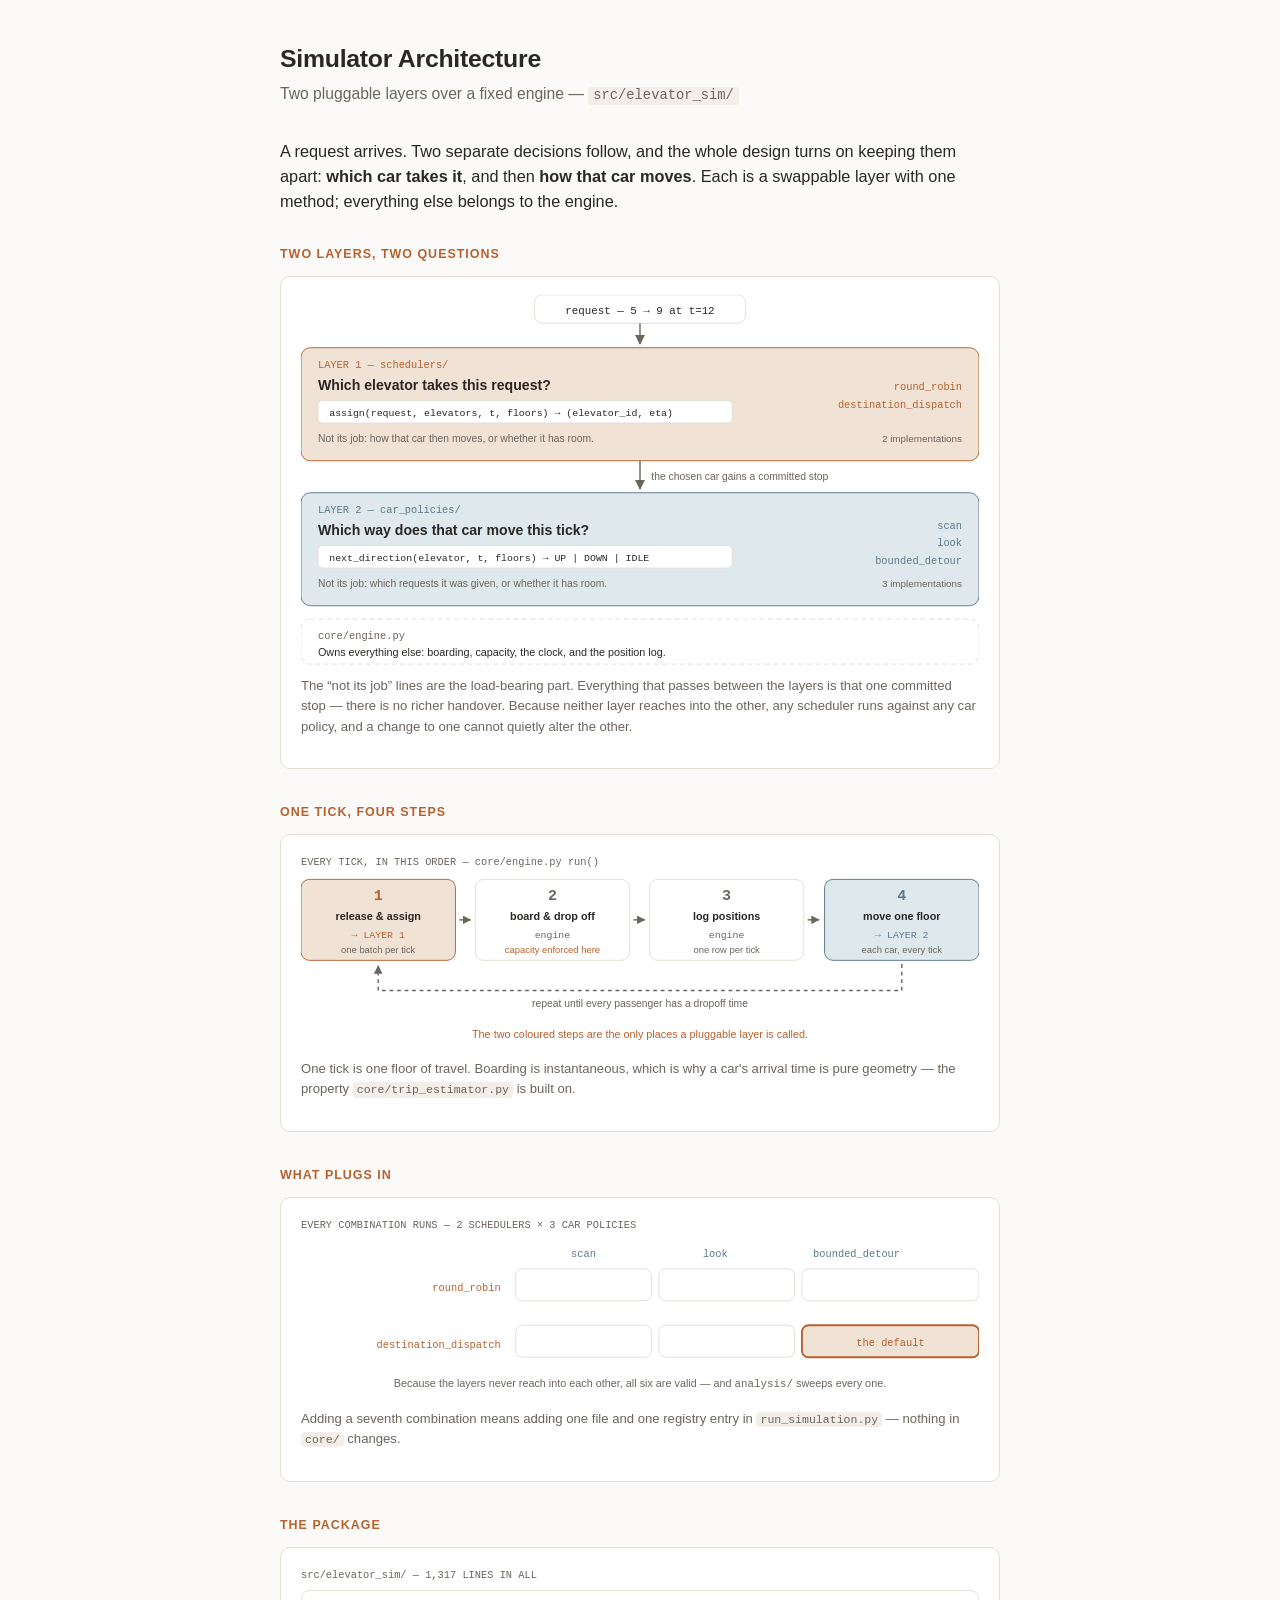
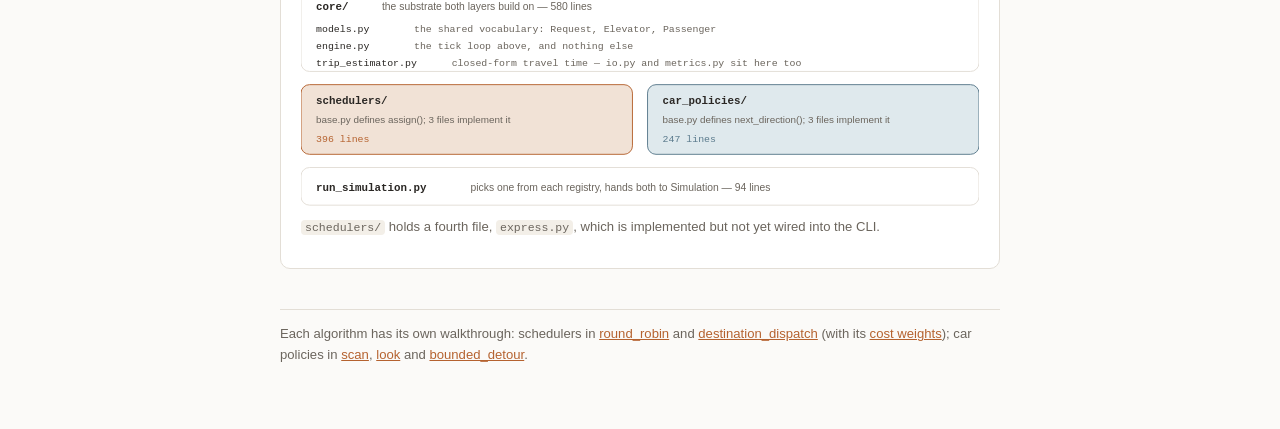
<file: docs/architecture.html>
<!doctype html>
<html lang="en">
<head>
<meta charset="utf-8" />
<meta name="viewport" content="width=device-width, initial-scale=1" />
<title>Simulator Architecture</title>
<style>
  :root {
    --bg: #fbfaf8;
    --panel: #ffffff;
    --border: #e3ded6;
    --text: #2a2724;
    --muted: #6b655d;
    --accent: #b5622f;
    --accent-soft: #f1e2d6;
    --car: #5a7a8c;
    --car-soft: #dfe9ed;
    --mono-bg: #f3efe8;
    color-scheme: light dark;
  }
  @media (prefers-color-scheme: dark) {
    :root {
      --bg: #1c1a18;
      --panel: #26221f;
      --border: #3a3530;
      --text: #ece7e0;
      --muted: #a89f93;
      --accent: #e08a52;
      --accent-soft: #3a2c22;
      --car: #8fb4c7;
      --car-soft: #26343b;
      --mono-bg: #2c2825;
    }
  }
  * { box-sizing: border-box; }
  body {
    margin: 0;
    background: var(--bg);
    color: var(--text);
    font: 15px/1.55 -apple-system, BlinkMacSystemFont, "Segoe UI", Roboto, sans-serif;
  }
  main {
    max-width: 760px;
    margin: 0 auto;
    padding: 40px 20px 64px;
  }
  h1 {
    font-size: 1.55rem;
    margin: 0 0 4px;
    letter-spacing: -0.01em;
  }
  .tagline {
    color: var(--muted);
    margin: 0 0 32px;
    font-size: 0.98rem;
  }
  h2 {
    font-size: 0.78rem;
    text-transform: uppercase;
    letter-spacing: 0.08em;
    color: var(--accent);
    margin: 0 0 12px;
  }
  section { margin-bottom: 34px; }
  ul { margin: 0; padding-left: 1.1em; }
  li { margin-bottom: 7px; }
  li:last-child { margin-bottom: 0; }
  code {
    background: var(--mono-bg);
    border-radius: 4px;
    padding: 0.1em 0.35em;
    font-size: 0.88em;
    font-family: ui-monospace, SFMono-Regular, Menlo, Consolas, monospace;
  }
  .panel {
    background: var(--panel);
    border: 1px solid var(--border);
    border-radius: 10px;
    padding: 18px 20px;
  }
  .callout {
    background: var(--accent-soft);
    border-radius: 10px;
    padding: 14px 18px;
    font-size: 0.94rem;
  }
  .callout code { background: rgba(0,0,0,0.08); }
  @media (prefers-color-scheme: dark) { .callout code { background: rgba(255,255,255,0.1); } }
  svg { width: 100%; height: auto; display: block; }
  .diagram-caption {
    color: var(--muted);
    font-size: 0.82rem;
    margin-top: 8px;
  }
  a { color: var(--accent); }
  footer {
    margin-top: 40px;
    color: var(--muted);
    font-size: 0.82rem;
    border-top: 1px solid var(--border);
    padding-top: 14px;
  }
  .lede { margin: 0 0 30px; font-size: 1.02rem; }
  .mono-block {
    background: var(--mono-bg);
    border-radius: 6px;
    padding: 10px 12px;
    margin: 0 0 4px;
    font-size: 0.82rem;
    line-height: 1.7;
    font-family: ui-monospace, SFMono-Regular, Menlo, Consolas, monospace;
    overflow-x: auto;
  }
  .mono-block + .diagram-caption { margin-bottom: 18px; }
  table.data {
    width: 100%;
    border-collapse: collapse;
    font-size: 0.86rem;
  }
  table.data th, table.data td {
    padding: 7px 10px;
    border-bottom: 1px solid var(--border);
    text-align: left;
    vertical-align: top;
  }
  table.data thead th {
    font-size: 0.72rem;
    text-transform: uppercase;
    letter-spacing: 0.05em;
    color: var(--muted);
    font-weight: 600;
    white-space: nowrap;
  }
  table.data thead th.sub { text-transform: none; letter-spacing: 0; }
  table.data tbody tr:last-child td { border-bottom: 0; }
  table.data .num { text-align: right; font-family: ui-monospace, SFMono-Regular, Menlo, Consolas, monospace; }
  table.data th.num { text-align: right; }
  table.data .group { border-left: 1px solid var(--border); }
  table.data .em { color: var(--accent); font-weight: 600; }
  table.data .best { color: var(--car); font-weight: 600; }
  table.data .worst { color: var(--accent); font-weight: 600; }
  table.data code { background: none; padding: 0; font-size: 0.95em; }
</style>
</head>
<body>
<main>
  <h1>Simulator Architecture</h1>
  <p class="tagline">Two pluggable layers over a fixed engine &mdash; <code>src/elevator_sim/</code></p>

  <p class="lede">A request arrives. Two separate decisions follow, and the whole design turns on keeping them apart: <strong>which car takes it</strong>, and then <strong>how that car moves</strong>. Each is a swappable layer with one method; everything else belongs to the engine.</p>

  <section>
    <h2>Two layers, two questions</h2>
    <div class="panel">
      <svg viewBox="0 0 720 396" xmlns="http://www.w3.org/2000/svg" role="img" aria-label="A request falls through the scheduler layer, which picks a car, then the car policy layer, which decides which way that car moves; the engine underneath owns boarding, capacity, timing and logging">
        <defs>
          <marker id="down" viewBox="0 0 10 10" refX="9" refY="5" markerWidth="7" markerHeight="7" orient="auto-start-reverse">
            <path d="M0,0 L10,5 L0,10 z" fill="var(--muted)"></path>
          </marker>
        </defs>

        <!-- the incoming request -->
        <rect x="248" y="0" width="224" height="30" rx="8" fill="var(--panel)" stroke="var(--border)"></rect>
        <text x="360" y="20" text-anchor="middle" font-size="11.5" fill="var(--text)" font-family="ui-monospace, Menlo, Consolas, monospace">request &mdash; 5 &rarr; 9 at t=12</text>
        <line x1="360" y1="30" x2="360" y2="52" stroke="var(--muted)" stroke-width="1.5" marker-end="url(#down)"></line>

        <!-- ============ layer 1: which car? ============ -->
        <rect x="0" y="56" width="720" height="120" rx="10" fill="var(--accent-soft)" stroke="var(--accent)"></rect>
        <text x="18" y="78" font-size="11" fill="var(--accent)" font-family="ui-monospace, Menlo, Consolas, monospace">LAYER 1 &mdash; schedulers/</text>
        <text x="18" y="101" font-size="15" fill="var(--text)" font-weight="600">Which elevator takes this request?</text>
        <rect x="18" y="112" width="440" height="24" rx="5" fill="var(--panel)" stroke="var(--border)"></rect>
        <text x="30" y="128" font-size="10.5" fill="var(--text)" font-family="ui-monospace, Menlo, Consolas, monospace">assign(request, elevators, t, floors) &rarr; (elevator_id, eta)</text>
        <text x="18" y="156" font-size="11" fill="var(--muted)">Not its job: how that car then moves, or whether it has room.</text>
        <text x="702" y="101" text-anchor="end" font-size="11" fill="var(--accent)" font-family="ui-monospace, Menlo, Consolas, monospace">round_robin</text>
        <text x="702" y="120" text-anchor="end" font-size="11" fill="var(--accent)" font-family="ui-monospace, Menlo, Consolas, monospace">destination_dispatch</text>
        <text x="702" y="156" text-anchor="end" font-size="10.5" fill="var(--muted)">2 implementations</text>

        <line x1="360" y1="176" x2="360" y2="206" stroke="var(--muted)" stroke-width="1.5" marker-end="url(#down)"></line>
        <text x="372" y="196" font-size="11" fill="var(--muted)">the chosen car gains a committed stop</text>

        <!-- ============ layer 2: which way? ============ -->
        <rect x="0" y="210" width="720" height="120" rx="10" fill="var(--car-soft)" stroke="var(--car)"></rect>
        <text x="18" y="232" font-size="11" fill="var(--car)" font-family="ui-monospace, Menlo, Consolas, monospace">LAYER 2 &mdash; car_policies/</text>
        <text x="18" y="255" font-size="15" fill="var(--text)" font-weight="600">Which way does that car move this tick?</text>
        <rect x="18" y="266" width="440" height="24" rx="5" fill="var(--panel)" stroke="var(--border)"></rect>
        <text x="30" y="282" font-size="10.5" fill="var(--text)" font-family="ui-monospace, Menlo, Consolas, monospace">next_direction(elevator, t, floors) &rarr; UP | DOWN | IDLE</text>
        <text x="18" y="310" font-size="11" fill="var(--muted)">Not its job: which requests it was given, or whether it has room.</text>
        <text x="702" y="248" text-anchor="end" font-size="11" fill="var(--car)" font-family="ui-monospace, Menlo, Consolas, monospace">scan</text>
        <text x="702" y="267" text-anchor="end" font-size="11" fill="var(--car)" font-family="ui-monospace, Menlo, Consolas, monospace">look</text>
        <text x="702" y="286" text-anchor="end" font-size="11" fill="var(--car)" font-family="ui-monospace, Menlo, Consolas, monospace">bounded_detour</text>
        <text x="702" y="310" text-anchor="end" font-size="10.5" fill="var(--muted)">3 implementations</text>

        <!-- ============ everything else ============ -->
        <rect x="0" y="344" width="720" height="48" rx="10" fill="var(--panel)" stroke="var(--border)" stroke-dasharray="5,4"></rect>
        <text x="18" y="365" font-size="11" fill="var(--muted)" font-family="ui-monospace, Menlo, Consolas, monospace">core/engine.py</text>
        <text x="18" y="383" font-size="11.5" fill="var(--text)">Owns everything else: boarding, capacity, the clock, and the position log.</text>
      </svg>
      <p class="diagram-caption">The &ldquo;not its job&rdquo; lines are the load-bearing part. Everything that passes between the layers is that one committed stop &mdash; there is no richer handover. Because neither layer reaches into the other, any scheduler runs against any car policy, and a change to one cannot quietly alter the other.</p>
    </div>
  </section>

  <section>
    <h2>One tick, four steps</h2>
    <div class="panel">
      <svg viewBox="0 0 720 210" xmlns="http://www.w3.org/2000/svg" role="img" aria-label="The four steps of one tick: release and assign calls the scheduler, board and drop off is the engine, log positions is the engine, move one floor calls the car policy">
        <defs>
          <marker id="next" viewBox="0 0 10 10" refX="9" refY="5" markerWidth="6" markerHeight="6" orient="auto-start-reverse">
            <path d="M0,0 L10,5 L0,10 z" fill="var(--muted)"></path>
          </marker>
        </defs>
        <text x="0" y="13" font-size="11" fill="var(--muted)" font-family="ui-monospace, Menlo, Consolas, monospace">EVERY TICK, IN THIS ORDER &mdash; core/engine.py run()</text>

        <!-- step 1: scheduler -->
        <rect x="0" y="28" width="164" height="86" rx="9" fill="var(--accent-soft)" stroke="var(--accent)"></rect>
        <text x="82" y="50" text-anchor="middle" font-size="16" fill="var(--accent)" font-weight="600" font-family="ui-monospace, Menlo, Consolas, monospace">1</text>
        <text x="82" y="71" text-anchor="middle" font-size="11.5" fill="var(--text)" font-weight="600">release &amp; assign</text>
        <text x="82" y="90" text-anchor="middle" font-size="10.5" fill="var(--accent)" font-family="ui-monospace, Menlo, Consolas, monospace">&rarr; LAYER 1</text>
        <text x="82" y="106" text-anchor="middle" font-size="10" fill="var(--muted)">one batch per tick</text>
        <line x1="168" y1="71" x2="180" y2="71" stroke="var(--muted)" stroke-width="1.5" marker-end="url(#next)"></line>

        <!-- step 2: engine -->
        <rect x="185" y="28" width="164" height="86" rx="9" fill="var(--panel)" stroke="var(--border)"></rect>
        <text x="267" y="50" text-anchor="middle" font-size="16" fill="var(--muted)" font-weight="600" font-family="ui-monospace, Menlo, Consolas, monospace">2</text>
        <text x="267" y="71" text-anchor="middle" font-size="11.5" fill="var(--text)" font-weight="600">board &amp; drop off</text>
        <text x="267" y="90" text-anchor="middle" font-size="10.5" fill="var(--muted)" font-family="ui-monospace, Menlo, Consolas, monospace">engine</text>
        <text x="267" y="106" text-anchor="middle" font-size="10" fill="var(--accent)">capacity enforced here</text>
        <line x1="353" y1="71" x2="365" y2="71" stroke="var(--muted)" stroke-width="1.5" marker-end="url(#next)"></line>

        <!-- step 3: engine -->
        <rect x="370" y="28" width="164" height="86" rx="9" fill="var(--panel)" stroke="var(--border)"></rect>
        <text x="452" y="50" text-anchor="middle" font-size="16" fill="var(--muted)" font-weight="600" font-family="ui-monospace, Menlo, Consolas, monospace">3</text>
        <text x="452" y="71" text-anchor="middle" font-size="11.5" fill="var(--text)" font-weight="600">log positions</text>
        <text x="452" y="90" text-anchor="middle" font-size="10.5" fill="var(--muted)" font-family="ui-monospace, Menlo, Consolas, monospace">engine</text>
        <text x="452" y="106" text-anchor="middle" font-size="10" fill="var(--muted)">one row per tick</text>
        <line x1="538" y1="71" x2="550" y2="71" stroke="var(--muted)" stroke-width="1.5" marker-end="url(#next)"></line>

        <!-- step 4: car policy -->
        <rect x="556" y="28" width="164" height="86" rx="9" fill="var(--car-soft)" stroke="var(--car)"></rect>
        <text x="638" y="50" text-anchor="middle" font-size="16" fill="var(--car)" font-weight="600" font-family="ui-monospace, Menlo, Consolas, monospace">4</text>
        <text x="638" y="71" text-anchor="middle" font-size="11.5" fill="var(--text)" font-weight="600">move one floor</text>
        <text x="638" y="90" text-anchor="middle" font-size="10.5" fill="var(--car)" font-family="ui-monospace, Menlo, Consolas, monospace">&rarr; LAYER 2</text>
        <text x="638" y="106" text-anchor="middle" font-size="10" fill="var(--muted)">each car, every tick</text>

        <!-- loop back -->
        <path d="M638,118 L638,146 L82,146 L82,120" fill="none" stroke="var(--muted)" stroke-width="1.5" stroke-dasharray="4,4" marker-end="url(#next)"></path>
        <text x="360" y="164" text-anchor="middle" font-size="11" fill="var(--muted)">repeat until every passenger has a dropoff time</text>

        <text x="360" y="196" text-anchor="middle" font-size="11.5" fill="var(--accent)">The two coloured steps are the only places a pluggable layer is called.</text>
      </svg>
      <p class="diagram-caption">One tick is one floor of travel. Boarding is instantaneous, which is why a car's arrival time is pure geometry &mdash; the property <code>core/trip_estimator.py</code> is built on.</p>
    </div>
  </section>

  <section>
    <h2>What plugs in</h2>
    <div class="panel">
      <svg viewBox="0 0 720 196" xmlns="http://www.w3.org/2000/svg" role="img" aria-label="A two by three grid of every scheduler and car policy combination, with destination dispatch plus bounded detour marked as the default">
        <text x="0" y="13" font-size="11" fill="var(--muted)" font-family="ui-monospace, Menlo, Consolas, monospace">EVERY COMBINATION RUNS &mdash; 2 SCHEDULERS &times; 3 CAR POLICIES</text>

        <g font-family="ui-monospace, Menlo, Consolas, monospace" font-size="11" fill="var(--car)">
          <text x="300" y="44" text-anchor="middle">scan</text>
          <text x="440" y="44" text-anchor="middle">look</text>
          <text x="590" y="44" text-anchor="middle">bounded_detour</text>
        </g>
        <g font-family="ui-monospace, Menlo, Consolas, monospace" font-size="11" fill="var(--accent)" text-anchor="end">
          <text x="212" y="80">round_robin</text>
          <text x="212" y="140">destination_dispatch</text>
        </g>

        <!-- row 1 -->
        <rect x="228" y="56" width="144" height="34" rx="7" fill="var(--panel)" stroke="var(--border)"></rect>
        <rect x="380" y="56" width="144" height="34" rx="7" fill="var(--panel)" stroke="var(--border)"></rect>
        <rect x="532" y="56" width="188" height="34" rx="7" fill="var(--panel)" stroke="var(--border)"></rect>
        <!-- row 2 -->
        <rect x="228" y="116" width="144" height="34" rx="7" fill="var(--panel)" stroke="var(--border)"></rect>
        <rect x="380" y="116" width="144" height="34" rx="7" fill="var(--panel)" stroke="var(--border)"></rect>
        <rect x="532" y="116" width="188" height="34" rx="7" fill="var(--accent-soft)" stroke="var(--accent)" stroke-width="2"></rect>
        <text x="626" y="138" text-anchor="middle" font-size="11" fill="var(--accent)" font-family="ui-monospace, Menlo, Consolas, monospace">the default</text>

        <text x="360" y="182" text-anchor="middle" font-size="11.5" fill="var(--muted)">Because the layers never reach into each other, all six are valid &mdash; and <tspan font-family="ui-monospace, Menlo, Consolas, monospace">analysis/</tspan> sweeps every one.</text>
      </svg>
      <p class="diagram-caption">Adding a seventh combination means adding one file and one registry entry in <code>run_simulation.py</code> &mdash; nothing in <code>core/</code> changes.</p>
    </div>
  </section>

  <section>
    <h2>The package</h2>
    <div class="panel">
      <svg viewBox="0 0 720 258" xmlns="http://www.w3.org/2000/svg" role="img" aria-label="Package map: core provides the substrate, schedulers and car policies hold the pluggable implementations, run_simulation wires them together">
        <text x="0" y="13" font-size="11" fill="var(--muted)" font-family="ui-monospace, Menlo, Consolas, monospace">src/elevator_sim/ &mdash; 1,317 LINES IN ALL</text>

        <!-- core -->
        <rect x="0" y="26" width="720" height="86" rx="9" fill="var(--panel)" stroke="var(--border)"></rect>
        <text x="16" y="47" font-size="11.5" fill="var(--text)" font-weight="600" font-family="ui-monospace, Menlo, Consolas, monospace">core/</text>
        <text x="86" y="47" font-size="11" fill="var(--muted)">the substrate both layers build on &mdash; 580 lines</text>
        <g font-size="10.5" font-family="ui-monospace, Menlo, Consolas, monospace">
          <text x="16" y="70" fill="var(--text)">models.py</text><text x="120" y="70" fill="var(--muted)">the shared vocabulary: Request, Elevator, Passenger</text>
          <text x="16" y="88" fill="var(--text)">engine.py</text><text x="120" y="88" fill="var(--muted)">the tick loop above, and nothing else</text>
          <text x="16" y="106" fill="var(--text)">trip_estimator.py</text><text x="160" y="106" fill="var(--muted)">closed-form travel time &mdash; io.py and metrics.py sit here too</text>
        </g>

        <!-- the two layers -->
        <rect x="0" y="126" width="352" height="74" rx="9" fill="var(--accent-soft)" stroke="var(--accent)"></rect>
        <text x="16" y="147" font-size="11.5" fill="var(--text)" font-weight="600" font-family="ui-monospace, Menlo, Consolas, monospace">schedulers/</text>
        <text x="16" y="167" font-size="10.5" fill="var(--muted)">base.py defines assign(); 3 files implement it</text>
        <text x="16" y="187" font-size="10.5" fill="var(--accent)" font-family="ui-monospace, Menlo, Consolas, monospace">396 lines</text>

        <rect x="368" y="126" width="352" height="74" rx="9" fill="var(--car-soft)" stroke="var(--car)"></rect>
        <text x="384" y="147" font-size="11.5" fill="var(--text)" font-weight="600" font-family="ui-monospace, Menlo, Consolas, monospace">car_policies/</text>
        <text x="384" y="167" font-size="10.5" fill="var(--muted)">base.py defines next_direction(); 3 files implement it</text>
        <text x="384" y="187" font-size="10.5" fill="var(--car)" font-family="ui-monospace, Menlo, Consolas, monospace">247 lines</text>

        <!-- the wiring -->
        <rect x="0" y="214" width="720" height="40" rx="9" fill="var(--panel)" stroke="var(--border)"></rect>
        <text x="16" y="239" font-size="11.5" fill="var(--text)" font-weight="600" font-family="ui-monospace, Menlo, Consolas, monospace">run_simulation.py</text>
        <text x="180" y="239" font-size="11" fill="var(--muted)">picks one from each registry, hands both to Simulation &mdash; 94 lines</text>
      </svg>
      <p class="diagram-caption"><code>schedulers/</code> holds a fourth file, <code>express.py</code>, which is implemented but not yet wired into the CLI.</p>
    </div>
  </section>

  <footer>Each algorithm has its own walkthrough: schedulers in <a href="round_robin.html">round_robin</a> and <a href="destination_dispatch.html">destination_dispatch</a> (with its <a href="cost_weights.html">cost weights</a>); car policies in <a href="scan.html">scan</a>, <a href="look.html">look</a> and <a href="bounded_detour.html">bounded_detour</a>.</footer>
</main>
</body>
</html>
</file>
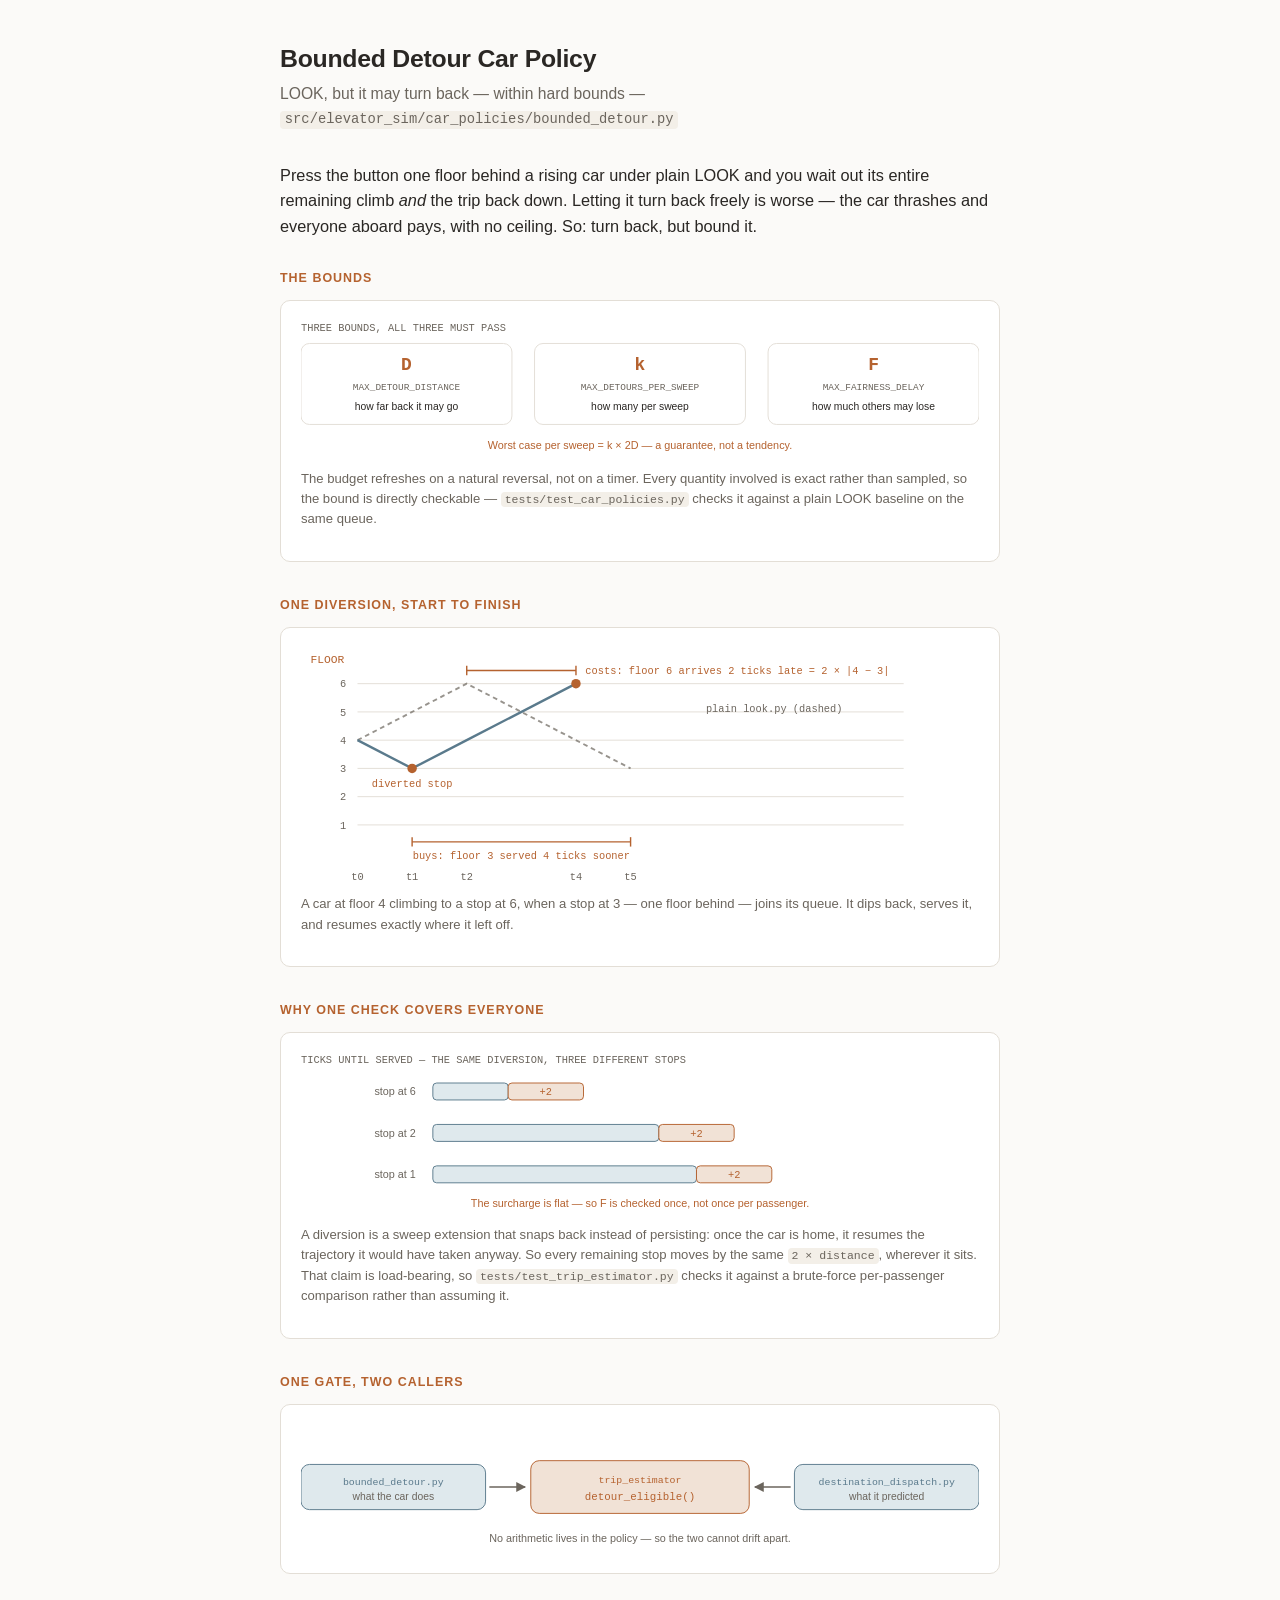
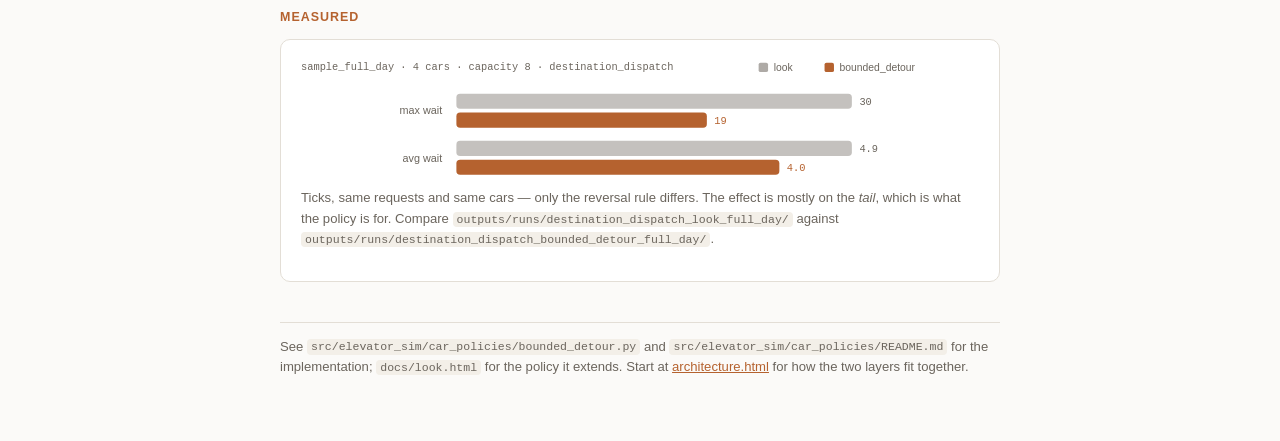
<file: docs/bounded_detour.html>
<!doctype html>
<html lang="en">
<head>
<meta charset="utf-8" />
<meta name="viewport" content="width=device-width, initial-scale=1" />
<title>Bounded Detour Car Policy</title>
<style>
  :root {
    --bg: #fbfaf8;
    --panel: #ffffff;
    --border: #e3ded6;
    --text: #2a2724;
    --muted: #6b655d;
    --accent: #b5622f;
    --accent-soft: #f1e2d6;
    --car: #5a7a8c;
    --car-soft: #dfe9ed;
    --mono-bg: #f3efe8;
    color-scheme: light dark;
  }
  @media (prefers-color-scheme: dark) {
    :root {
      --bg: #1c1a18;
      --panel: #26221f;
      --border: #3a3530;
      --text: #ece7e0;
      --muted: #a89f93;
      --accent: #e08a52;
      --accent-soft: #3a2c22;
      --car: #8fb4c7;
      --car-soft: #26343b;
      --mono-bg: #2c2825;
    }
  }
  * { box-sizing: border-box; }
  body {
    margin: 0;
    background: var(--bg);
    color: var(--text);
    font: 15px/1.55 -apple-system, BlinkMacSystemFont, "Segoe UI", Roboto, sans-serif;
  }
  main {
    max-width: 760px;
    margin: 0 auto;
    padding: 40px 20px 64px;
  }
  h1 {
    font-size: 1.55rem;
    margin: 0 0 4px;
    letter-spacing: -0.01em;
  }
  .tagline {
    color: var(--muted);
    margin: 0 0 32px;
    font-size: 0.98rem;
  }
  h2 {
    font-size: 0.78rem;
    text-transform: uppercase;
    letter-spacing: 0.08em;
    color: var(--accent);
    margin: 0 0 12px;
  }
  section { margin-bottom: 34px; }
  ul { margin: 0; padding-left: 1.1em; }
  li { margin-bottom: 7px; }
  li:last-child { margin-bottom: 0; }
  code {
    background: var(--mono-bg);
    border-radius: 4px;
    padding: 0.1em 0.35em;
    font-size: 0.88em;
    font-family: ui-monospace, SFMono-Regular, Menlo, Consolas, monospace;
  }
  .panel {
    background: var(--panel);
    border: 1px solid var(--border);
    border-radius: 10px;
    padding: 18px 20px;
  }
  .callout {
    background: var(--accent-soft);
    border-radius: 10px;
    padding: 14px 18px;
    font-size: 0.94rem;
  }
  .callout code { background: rgba(0,0,0,0.08); }
  @media (prefers-color-scheme: dark) { .callout code { background: rgba(255,255,255,0.1); } }
  svg { width: 100%; height: auto; display: block; }
  .diagram-caption {
    color: var(--muted);
    font-size: 0.82rem;
    margin-top: 8px;
  }
  a { color: var(--accent); }
  footer {
    margin-top: 40px;
    color: var(--muted);
    font-size: 0.82rem;
    border-top: 1px solid var(--border);
    padding-top: 14px;
  }
  .lede { margin: 0 0 30px; font-size: 1.02rem; }
  .mono-block {
    background: var(--mono-bg);
    border-radius: 6px;
    padding: 10px 12px;
    margin: 0 0 4px;
    font-size: 0.82rem;
    line-height: 1.7;
    font-family: ui-monospace, SFMono-Regular, Menlo, Consolas, monospace;
    overflow-x: auto;
  }
  .mono-block + .diagram-caption { margin-bottom: 18px; }
  table.data {
    width: 100%;
    border-collapse: collapse;
    font-size: 0.86rem;
  }
  table.data th, table.data td {
    padding: 7px 10px;
    border-bottom: 1px solid var(--border);
    text-align: left;
    vertical-align: top;
  }
  table.data thead th {
    font-size: 0.72rem;
    text-transform: uppercase;
    letter-spacing: 0.05em;
    color: var(--muted);
    font-weight: 600;
    white-space: nowrap;
  }
  table.data thead th.sub { text-transform: none; letter-spacing: 0; }
  table.data tbody tr:last-child td { border-bottom: 0; }
  table.data .num { text-align: right; font-family: ui-monospace, SFMono-Regular, Menlo, Consolas, monospace; }
  table.data th.num { text-align: right; }
  table.data .group { border-left: 1px solid var(--border); }
  table.data .em { color: var(--accent); font-weight: 600; }
  table.data .best { color: var(--car); font-weight: 600; }
  table.data .worst { color: var(--accent); font-weight: 600; }
  table.data code { background: none; padding: 0; font-size: 0.95em; }
</style>
</head>
<body>
<main>
  <h1>Bounded Detour Car Policy</h1>
  <p class="tagline">LOOK, but it may turn back &mdash; within hard bounds &mdash; <code>src/elevator_sim/car_policies/bounded_detour.py</code></p>

  <p class="lede">Press the button one floor behind a rising car under plain LOOK and you wait out its entire remaining climb <em>and</em> the trip back down. Letting it turn back freely is worse &mdash; the car thrashes and everyone aboard pays, with no ceiling. So: turn back, but bound it.</p>

  <section>
    <h2>The bounds</h2>
    <div class="panel">
      <svg viewBox="0 0 720 150" xmlns="http://www.w3.org/2000/svg" role="img" aria-label="Three bounds: D max detour distance, k max detours per sweep, F max fairness delay, combining to a worst case of k times 2D per sweep">
        <text x="0" y="13" font-size="11" fill="var(--muted)" font-family="ui-monospace, Menlo, Consolas, monospace">THREE BOUNDS, ALL THREE MUST PASS</text>

        <rect x="0" y="26" width="224" height="86" rx="9" fill="var(--panel)" stroke="var(--border)"></rect>
        <text x="112" y="54" text-anchor="middle" font-size="19" fill="var(--accent)" font-weight="600" font-family="ui-monospace, Menlo, Consolas, monospace">D</text>
        <text x="112" y="75" text-anchor="middle" font-size="10" fill="var(--muted)" font-family="ui-monospace, Menlo, Consolas, monospace">MAX_DETOUR_DISTANCE</text>
        <text x="112" y="97" text-anchor="middle" font-size="11" fill="var(--text)">how far back it may go</text>

        <rect x="248" y="26" width="224" height="86" rx="9" fill="var(--panel)" stroke="var(--border)"></rect>
        <text x="360" y="54" text-anchor="middle" font-size="19" fill="var(--accent)" font-weight="600" font-family="ui-monospace, Menlo, Consolas, monospace">k</text>
        <text x="360" y="75" text-anchor="middle" font-size="10" fill="var(--muted)" font-family="ui-monospace, Menlo, Consolas, monospace">MAX_DETOURS_PER_SWEEP</text>
        <text x="360" y="97" text-anchor="middle" font-size="11" fill="var(--text)">how many per sweep</text>

        <rect x="496" y="26" width="224" height="86" rx="9" fill="var(--panel)" stroke="var(--border)"></rect>
        <text x="608" y="54" text-anchor="middle" font-size="19" fill="var(--accent)" font-weight="600" font-family="ui-monospace, Menlo, Consolas, monospace">F</text>
        <text x="608" y="75" text-anchor="middle" font-size="10" fill="var(--muted)" font-family="ui-monospace, Menlo, Consolas, monospace">MAX_FAIRNESS_DELAY</text>
        <text x="608" y="97" text-anchor="middle" font-size="11" fill="var(--text)">how much others may lose</text>

        <text x="360" y="138" text-anchor="middle" font-size="11.5" fill="var(--accent)">Worst case per sweep = k &times; 2D &mdash; a guarantee, not a tendency.</text>
      </svg>
      <p class="diagram-caption">The budget refreshes on a natural reversal, not on a timer. Every quantity involved is exact rather than sampled, so the bound is directly checkable &mdash; <code>tests/test_car_policies.py</code> checks it against a plain LOOK baseline on the same queue.</p>
    </div>
  </section>

  <section>
    <h2>One diversion, start to finish</h2>
    <div class="panel">
      <svg viewBox="0 0 720 255" xmlns="http://www.w3.org/2000/svg" role="img" aria-label="Bounded detour trajectory: a rising car at floor 4 turns back one floor to serve a stop at floor 3, then resumes its climb to floor 6, compared against a dashed plain-LOOK path that finishes the climb first">
        <!-- floor gridlines + labels, floors 1-6 -->
        <g font-family="ui-monospace, Menlo, Consolas, monospace" font-size="11" fill="var(--muted)">
          <line x1="60" y1="40"  x2="640" y2="40"  stroke="var(--border)"></line>
          <text x="48" y="44" text-anchor="end">6</text>
          <line x1="60" y1="70"  x2="640" y2="70"  stroke="var(--border)"></line>
          <text x="48" y="74" text-anchor="end">5</text>
          <line x1="60" y1="100" x2="640" y2="100" stroke="var(--border)"></line>
          <text x="48" y="104" text-anchor="end">4</text>
          <line x1="60" y1="130" x2="640" y2="130" stroke="var(--border)"></line>
          <text x="48" y="134" text-anchor="end">3</text>
          <line x1="60" y1="160" x2="640" y2="160" stroke="var(--border)"></line>
          <text x="48" y="164" text-anchor="end">2</text>
          <line x1="60" y1="190" x2="640" y2="190" stroke="var(--border)"></line>
          <text x="48" y="194" text-anchor="end">1</text>
          <text x="10" y="18" fill="var(--accent)" font-size="12">FLOOR</text>
        </g>

        <!-- ghost path: plain look.py finishes the climb to 6 first, then comes back down to 3 -->
        <polyline points="60,100 176,40 350,130" fill="none" stroke="var(--muted)" stroke-width="2" stroke-dasharray="5,4" opacity="0.7"></polyline>
        <text x="430" y="70" font-size="11" fill="var(--muted)" font-family="ui-monospace, Menlo, Consolas, monospace">plain look.py (dashed)</text>

        <!-- bounded detour: 4 -> 3 -> back to 4 -> on up to 6 -->
        <polyline points="60,100 118,130 176,100 292,40" fill="none" stroke="var(--car)" stroke-width="2.5"></polyline>

        <!-- the diverted stop, and the committed stop at the far end of the sweep -->
        <circle cx="118" cy="130" r="5" fill="var(--accent)"></circle>
        <circle cx="292" cy="40"  r="5" fill="var(--accent)"></circle>
        <text x="118" y="150" text-anchor="middle" font-size="11" fill="var(--accent)" font-family="ui-monospace, Menlo, Consolas, monospace">diverted stop</text>

        <!-- what it costs those already aboard: floor 6 arrives at t4 instead of t2 -->
        <line x1="176" y1="26" x2="292" y2="26" stroke="var(--accent)" stroke-width="1.5"></line>
        <line x1="176" y1="21" x2="176" y2="31" stroke="var(--accent)" stroke-width="1.5"></line>
        <line x1="292" y1="21" x2="292" y2="31" stroke="var(--accent)" stroke-width="1.5"></line>
        <text x="302" y="30" font-size="11" fill="var(--accent)" font-family="ui-monospace, Menlo, Consolas, monospace">costs: floor 6 arrives 2 ticks late = 2 &times; |4 &minus; 3|</text>

        <!-- what it buys: the stop at floor 3 is served at t1 instead of t5 -->
        <line x1="118" y1="208" x2="350" y2="208" stroke="var(--accent)" stroke-width="1.5"></line>
        <line x1="118" y1="203" x2="118" y2="213" stroke="var(--accent)" stroke-width="1.5"></line>
        <line x1="350" y1="203" x2="350" y2="213" stroke="var(--accent)" stroke-width="1.5"></line>
        <text x="234" y="226" text-anchor="middle" font-size="11" fill="var(--accent)" font-family="ui-monospace, Menlo, Consolas, monospace">buys: floor 3 served 4 ticks sooner</text>

        <!-- time axis -->
        <g font-family="ui-monospace, Menlo, Consolas, monospace" font-size="11" fill="var(--muted)">
          <text x="60"  y="248" text-anchor="middle">t0</text>
          <text x="118" y="248" text-anchor="middle">t1</text>
          <text x="176" y="248" text-anchor="middle">t2</text>
          <text x="292" y="248" text-anchor="middle">t4</text>
          <text x="350" y="248" text-anchor="middle">t5</text>
        </g>
      </svg>
      <p class="diagram-caption">A car at floor 4 climbing to a stop at 6, when a stop at 3 &mdash; one floor behind &mdash; joins its queue. It dips back, serves it, and resumes exactly where it left off.</p>
    </div>
  </section>

  <section>
    <h2>Why one check covers everyone</h2>
    <div class="panel">
      <svg viewBox="0 0 720 176" xmlns="http://www.w3.org/2000/svg" role="img" aria-label="Three onboard stops, each delayed by exactly the same two ticks regardless of how far away it is">
        <text x="0" y="13" font-size="11" fill="var(--muted)" font-family="ui-monospace, Menlo, Consolas, monospace">TICKS UNTIL SERVED &mdash; THE SAME DIVERSION, THREE DIFFERENT STOPS</text>

        <g font-size="11.5" fill="var(--muted)" text-anchor="end">
          <text x="122" y="47">stop at 6</text>
          <text x="122" y="91">stop at 2</text>
          <text x="122" y="135">stop at 1</text>
        </g>

        <g font-family="ui-monospace, Menlo, Consolas, monospace" font-size="11" text-anchor="middle">
          <rect x="140" y="34" width="80" height="18" rx="4" fill="var(--car-soft)" stroke="var(--car)"></rect>
          <rect x="220" y="34" width="80" height="18" rx="4" fill="var(--accent-soft)" stroke="var(--accent)"></rect>
          <text x="260" y="47" fill="var(--accent)">+2</text>

          <rect x="140" y="78" width="240" height="18" rx="4" fill="var(--car-soft)" stroke="var(--car)"></rect>
          <rect x="380" y="78" width="80" height="18" rx="4" fill="var(--accent-soft)" stroke="var(--accent)"></rect>
          <text x="420" y="91" fill="var(--accent)">+2</text>

          <rect x="140" y="122" width="280" height="18" rx="4" fill="var(--car-soft)" stroke="var(--car)"></rect>
          <rect x="420" y="122" width="80" height="18" rx="4" fill="var(--accent-soft)" stroke="var(--accent)"></rect>
          <text x="460" y="135" fill="var(--accent)">+2</text>
        </g>

        <text x="360" y="166" text-anchor="middle" font-size="11.5" fill="var(--accent)">The surcharge is flat &mdash; so F is checked once, not once per passenger.</text>
      </svg>
      <p class="diagram-caption">A diversion is a sweep extension that snaps back instead of persisting: once the car is home, it resumes the trajectory it would have taken anyway. So every remaining stop moves by the same <code>2 &times; distance</code>, wherever it sits. That claim is load-bearing, so <code>tests/test_trip_estimator.py</code> checks it against a brute-force per-passenger comparison rather than assuming it.</p>
    </div>
  </section>

  <section>
    <h2>One gate, two callers</h2>
    <div class="panel">
      <svg viewBox="0 0 720 140" xmlns="http://www.w3.org/2000/svg" role="img" aria-label="Both the car policy and the scheduler call the same detour_eligible function, so movement and dispatch cannot disagree">
        <defs>
          <marker id="tip" viewBox="0 0 10 10" refX="9" refY="5" markerWidth="7" markerHeight="7" orient="auto-start-reverse">
            <path d="M0,0 L10,5 L0,10 z" fill="var(--muted)"></path>
          </marker>
        </defs>

        <rect x="0" y="44" width="196" height="48" rx="9" fill="var(--car-soft)" stroke="var(--car)"></rect>
        <text x="98" y="66" text-anchor="middle" font-size="10.5" fill="var(--car)" font-family="ui-monospace, Menlo, Consolas, monospace">bounded_detour.py</text>
        <text x="98" y="82" text-anchor="middle" font-size="11" fill="var(--muted)">what the car does</text>

        <rect x="524" y="44" width="196" height="48" rx="9" fill="var(--car-soft)" stroke="var(--car)"></rect>
        <text x="622" y="66" text-anchor="middle" font-size="10.5" fill="var(--car)" font-family="ui-monospace, Menlo, Consolas, monospace">destination_dispatch.py</text>
        <text x="622" y="82" text-anchor="middle" font-size="11" fill="var(--muted)">what it predicted</text>

        <rect x="244" y="40" width="232" height="56" rx="9" fill="var(--accent-soft)" stroke="var(--accent)"></rect>
        <text x="360" y="64" text-anchor="middle" font-size="10.5" fill="var(--accent)" font-family="ui-monospace, Menlo, Consolas, monospace">trip_estimator</text>
        <text x="360" y="82" text-anchor="middle" font-size="11.5" fill="var(--accent)" font-family="ui-monospace, Menlo, Consolas, monospace">detour_eligible()</text>

        <line x1="200" y1="68" x2="238" y2="68" stroke="var(--muted)" stroke-width="1.5" marker-end="url(#tip)"></line>
        <line x1="520" y1="68" x2="482" y2="68" stroke="var(--muted)" stroke-width="1.5" marker-end="url(#tip)"></line>

        <text x="360" y="126" text-anchor="middle" font-size="11.5" fill="var(--muted)">No arithmetic lives in the policy &mdash; so the two cannot drift apart.</text>
      </svg>
    </div>
  </section>

  <section>
    <h2>Measured</h2>
    <div class="panel">
      <svg viewBox="0 0 720 130" xmlns="http://www.w3.org/2000/svg" role="img" aria-label="Bar chart: max wait falls from 30 to 19 ticks and average wait from 4.9 to 4.0">
        <text x="0" y="13" font-size="11" fill="var(--muted)" font-family="ui-monospace, Menlo, Consolas, monospace">sample_full_day &middot; 4 cars &middot; capacity 8 &middot; destination_dispatch</text>
        <rect x="486" y="5" width="10" height="10" rx="2" fill="var(--muted)" opacity="0.55"></rect>
        <text x="502" y="14" font-size="11" fill="var(--muted)">look</text>
        <rect x="556" y="5" width="10" height="10" rx="2" fill="var(--accent)"></rect>
        <text x="572" y="14" font-size="11" fill="var(--muted)">bounded_detour</text>

        <g font-size="11.5" fill="var(--muted)" text-anchor="end">
          <text x="150" y="60">max wait</text>
          <text x="150" y="110">avg wait</text>
        </g>

        <g font-family="ui-monospace, Menlo, Consolas, monospace" font-size="11">
          <rect x="165" y="38" width="420" height="16" rx="4" fill="var(--muted)" opacity="0.4"></rect>
          <text x="593" y="50" fill="var(--muted)">30</text>
          <rect x="165" y="58" width="266" height="16" rx="4" fill="var(--accent)"></rect>
          <text x="439" y="70" fill="var(--accent)">19</text>

          <rect x="165" y="88" width="420" height="16" rx="4" fill="var(--muted)" opacity="0.4"></rect>
          <text x="593" y="100" fill="var(--muted)">4.9</text>
          <rect x="165" y="108" width="343" height="16" rx="4" fill="var(--accent)"></rect>
          <text x="516" y="120" fill="var(--accent)">4.0</text>
        </g>
      </svg>
      <p class="diagram-caption">Ticks, same requests and same cars &mdash; only the reversal rule differs. The effect is mostly on the <em>tail</em>, which is what the policy is for. Compare <code>outputs/runs/destination_dispatch_look_full_day/</code> against <code>outputs/runs/destination_dispatch_bounded_detour_full_day/</code>.</p>
    </div>
  </section>

  <footer>See <code>src/elevator_sim/car_policies/bounded_detour.py</code> and <code>src/elevator_sim/car_policies/README.md</code> for the implementation; <code>docs/look.html</code> for the policy it extends. Start at <a href="architecture.html">architecture.html</a> for how the two layers fit together.</footer>
</main>
</body>
</html>
</file>
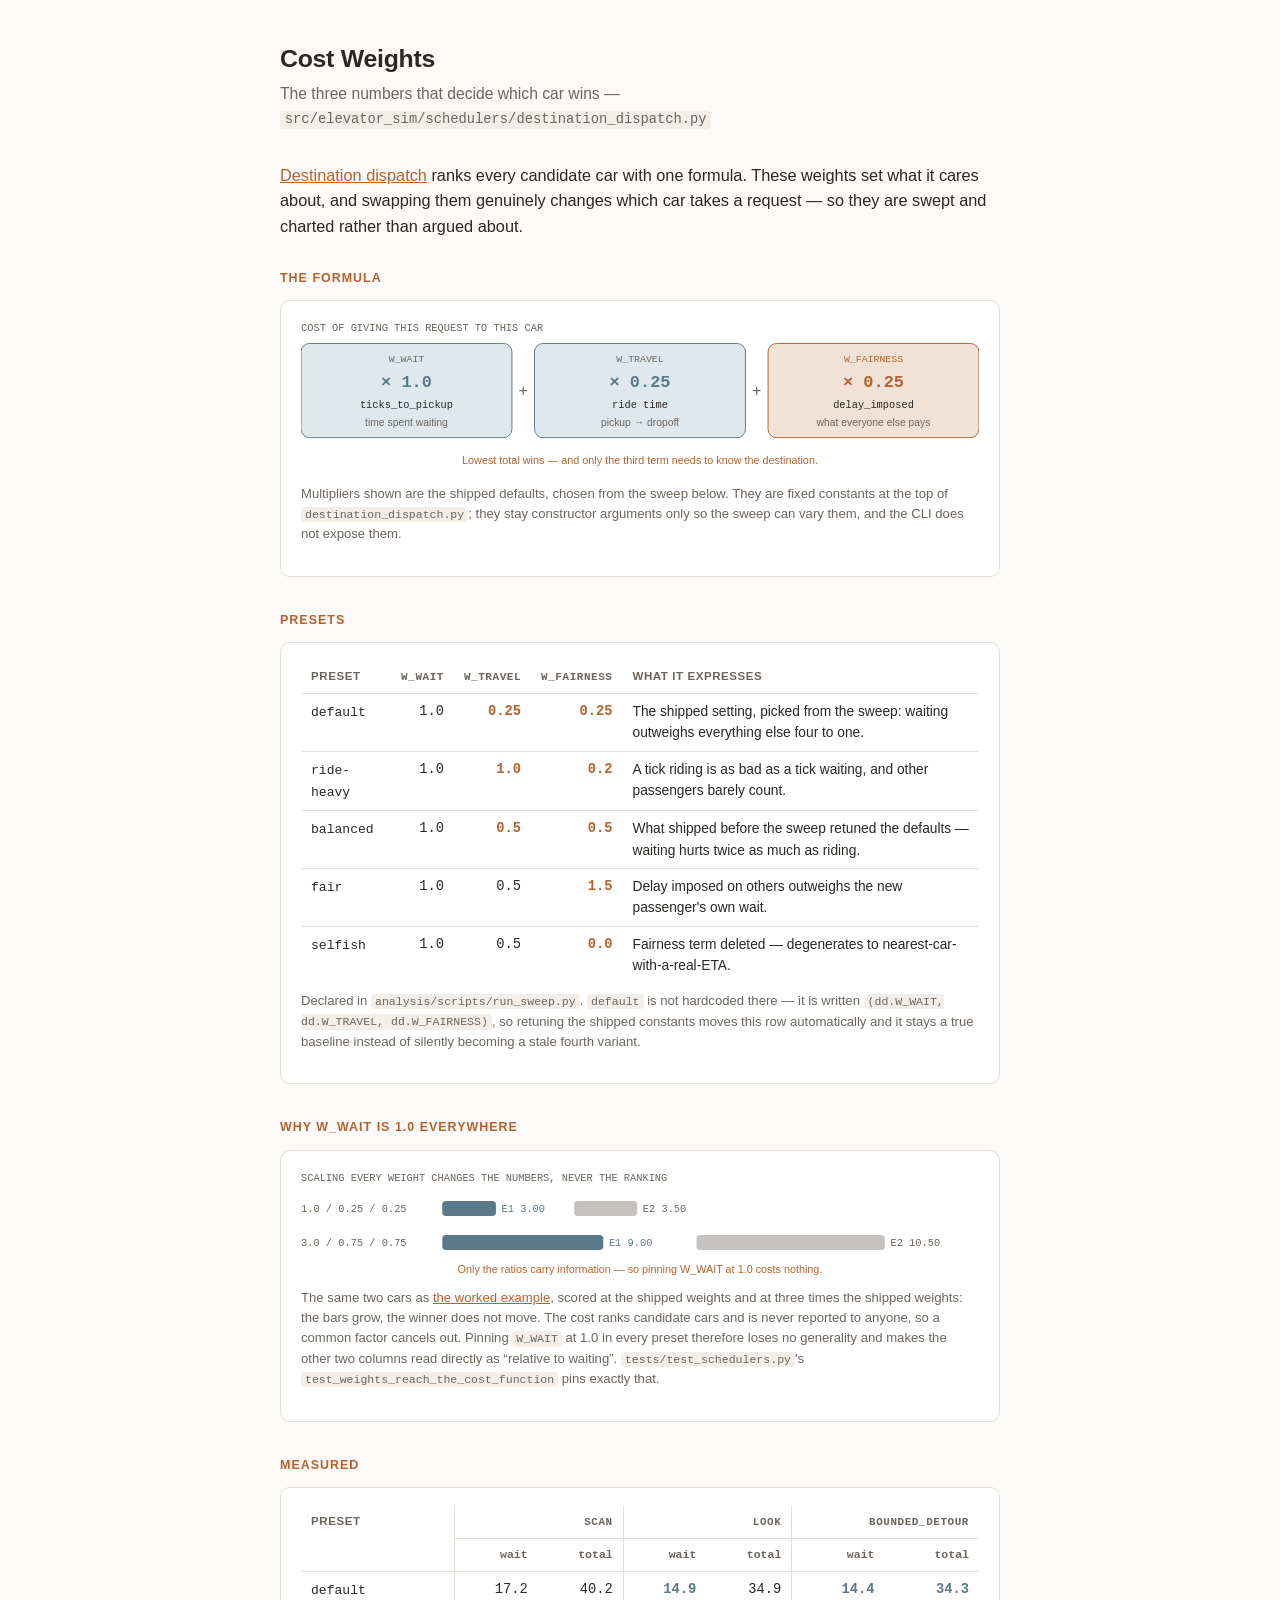
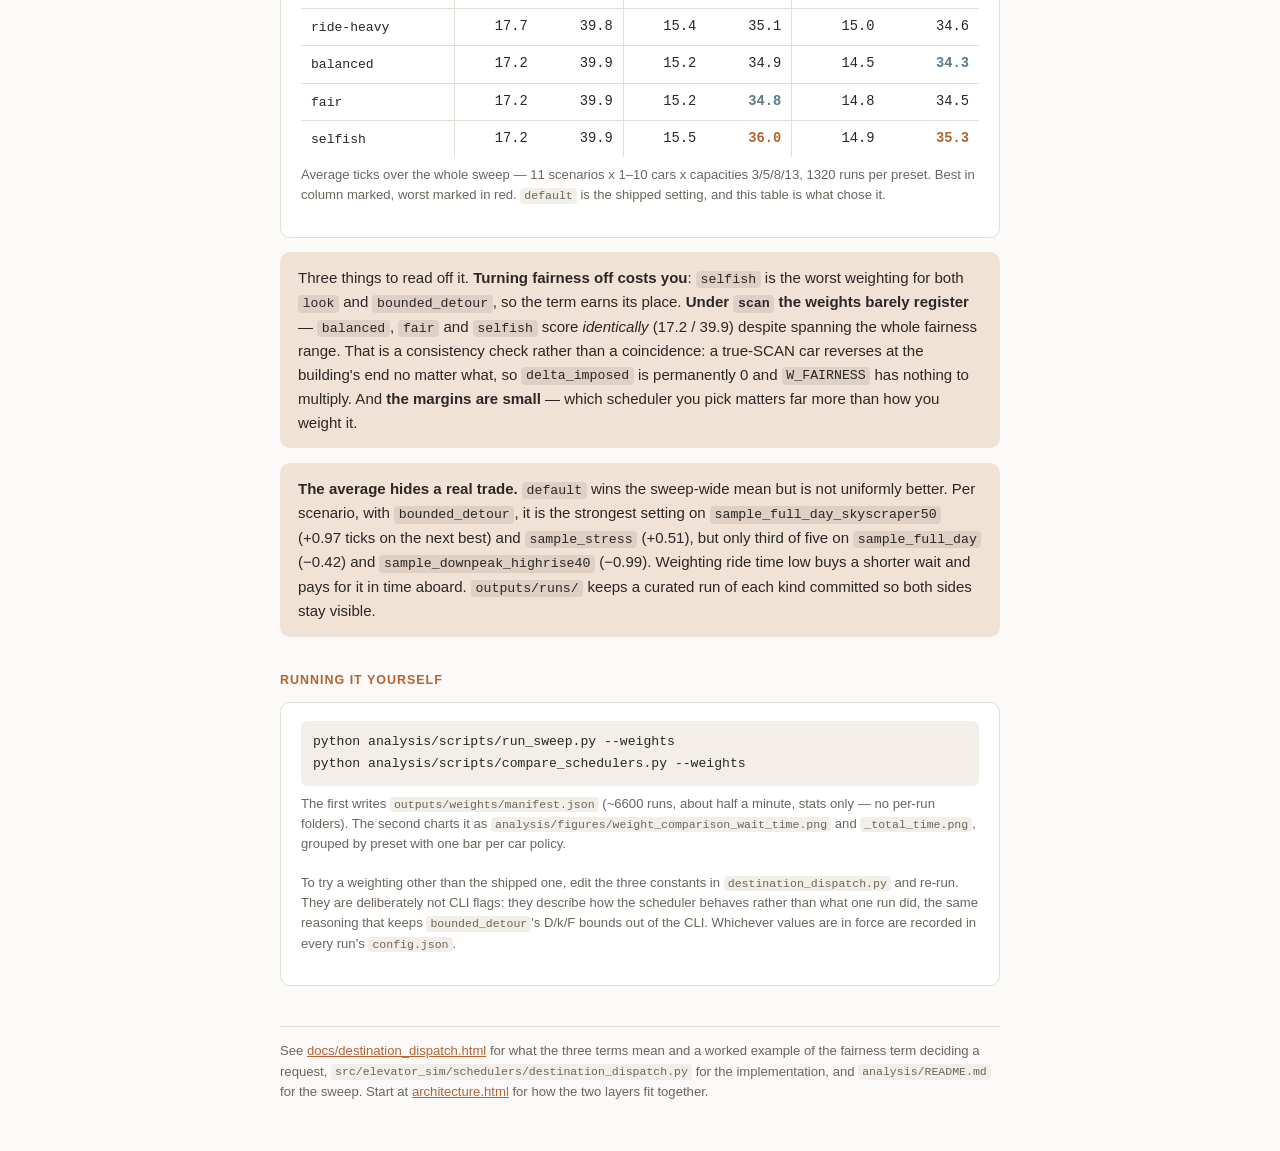
<file: docs/cost_weights.html>
<!doctype html>
<html lang="en">
<head>
<meta charset="utf-8" />
<meta name="viewport" content="width=device-width, initial-scale=1" />
<title>Destination Dispatch Cost Weights</title>
<style>
  :root {
    --bg: #fbfaf8;
    --panel: #ffffff;
    --border: #e3ded6;
    --text: #2a2724;
    --muted: #6b655d;
    --accent: #b5622f;
    --accent-soft: #f1e2d6;
    --car: #5a7a8c;
    --car-soft: #dfe9ed;
    --mono-bg: #f3efe8;
    color-scheme: light dark;
  }
  @media (prefers-color-scheme: dark) {
    :root {
      --bg: #1c1a18;
      --panel: #26221f;
      --border: #3a3530;
      --text: #ece7e0;
      --muted: #a89f93;
      --accent: #e08a52;
      --accent-soft: #3a2c22;
      --car: #8fb4c7;
      --car-soft: #26343b;
      --mono-bg: #2c2825;
    }
  }
  * { box-sizing: border-box; }
  body {
    margin: 0;
    background: var(--bg);
    color: var(--text);
    font: 15px/1.55 -apple-system, BlinkMacSystemFont, "Segoe UI", Roboto, sans-serif;
  }
  main {
    max-width: 760px;
    margin: 0 auto;
    padding: 40px 20px 64px;
  }
  h1 {
    font-size: 1.55rem;
    margin: 0 0 4px;
    letter-spacing: -0.01em;
  }
  .tagline {
    color: var(--muted);
    margin: 0 0 32px;
    font-size: 0.98rem;
  }
  h2 {
    font-size: 0.78rem;
    text-transform: uppercase;
    letter-spacing: 0.08em;
    color: var(--accent);
    margin: 0 0 12px;
  }
  section { margin-bottom: 34px; }
  ul { margin: 0; padding-left: 1.1em; }
  li { margin-bottom: 7px; }
  li:last-child { margin-bottom: 0; }
  code {
    background: var(--mono-bg);
    border-radius: 4px;
    padding: 0.1em 0.35em;
    font-size: 0.88em;
    font-family: ui-monospace, SFMono-Regular, Menlo, Consolas, monospace;
  }
  .panel {
    background: var(--panel);
    border: 1px solid var(--border);
    border-radius: 10px;
    padding: 18px 20px;
  }
  .callout {
    background: var(--accent-soft);
    border-radius: 10px;
    padding: 14px 18px;
    font-size: 0.94rem;
  }
  .callout code { background: rgba(0,0,0,0.08); }
  @media (prefers-color-scheme: dark) { .callout code { background: rgba(255,255,255,0.1); } }
  svg { width: 100%; height: auto; display: block; }
  .diagram-caption {
    color: var(--muted);
    font-size: 0.82rem;
    margin-top: 8px;
  }
  a { color: var(--accent); }
  footer {
    margin-top: 40px;
    color: var(--muted);
    font-size: 0.82rem;
    border-top: 1px solid var(--border);
    padding-top: 14px;
  }
  .lede { margin: 0 0 30px; font-size: 1.02rem; }
  .mono-block {
    background: var(--mono-bg);
    border-radius: 6px;
    padding: 10px 12px;
    margin: 0 0 4px;
    font-size: 0.82rem;
    line-height: 1.7;
    font-family: ui-monospace, SFMono-Regular, Menlo, Consolas, monospace;
    overflow-x: auto;
  }
  .mono-block + .diagram-caption { margin-bottom: 18px; }
  table.data {
    width: 100%;
    border-collapse: collapse;
    font-size: 0.86rem;
  }
  table.data th, table.data td {
    padding: 7px 10px;
    border-bottom: 1px solid var(--border);
    text-align: left;
    vertical-align: top;
  }
  table.data thead th {
    font-size: 0.72rem;
    text-transform: uppercase;
    letter-spacing: 0.05em;
    color: var(--muted);
    font-weight: 600;
    white-space: nowrap;
  }
  table.data thead th.sub { text-transform: none; letter-spacing: 0; }
  table.data tbody tr:last-child td { border-bottom: 0; }
  table.data .num { text-align: right; font-family: ui-monospace, SFMono-Regular, Menlo, Consolas, monospace; }
  table.data th.num { text-align: right; }
  table.data .group { border-left: 1px solid var(--border); }
  table.data .em { color: var(--accent); font-weight: 600; }
  table.data .best { color: var(--car); font-weight: 600; }
  table.data .worst { color: var(--accent); font-weight: 600; }
  table.data code { background: none; padding: 0; font-size: 0.95em; }
</style>
</head>
<body>
<main>
  <h1>Cost Weights</h1>
  <p class="tagline">The three numbers that decide which car wins &mdash; <code>src/elevator_sim/schedulers/destination_dispatch.py</code></p>

  <p class="lede"><a href="destination_dispatch.html">Destination dispatch</a> ranks every candidate car with one formula. These weights set what it cares about, and swapping them genuinely changes which car takes a request &mdash; so they are swept and charted rather than argued about.</p>

  <section>
    <h2>The formula</h2>
    <div class="panel">
      <svg viewBox="0 0 720 166" xmlns="http://www.w3.org/2000/svg" role="img" aria-label="Cost function: W_WAIT 1.0 times ticks to pickup, plus W_TRAVEL 0.25 times ride time, plus W_FAIRNESS 0.25 times the delay imposed on existing passengers">
        <text x="0" y="13" font-size="11" fill="var(--muted)" font-family="ui-monospace, Menlo, Consolas, monospace">COST OF GIVING THIS REQUEST TO THIS CAR</text>

        <rect x="0" y="26" width="224" height="100" rx="9" fill="var(--car-soft)" stroke="var(--car)"></rect>
        <text x="112" y="46" text-anchor="middle" font-size="10.5" fill="var(--muted)" font-family="ui-monospace, Menlo, Consolas, monospace">W_WAIT</text>
        <text x="112" y="72" text-anchor="middle" font-size="18" fill="var(--car)" font-weight="600" font-family="ui-monospace, Menlo, Consolas, monospace">&times; 1.0</text>
        <text x="112" y="94" text-anchor="middle" font-size="11" fill="var(--text)" font-family="ui-monospace, Menlo, Consolas, monospace">ticks_to_pickup</text>
        <text x="112" y="114" text-anchor="middle" font-size="11" fill="var(--muted)">time spent waiting</text>

        <text x="236" y="82" text-anchor="middle" font-size="17" fill="var(--muted)">+</text>

        <rect x="248" y="26" width="224" height="100" rx="9" fill="var(--car-soft)" stroke="var(--car)"></rect>
        <text x="360" y="46" text-anchor="middle" font-size="10.5" fill="var(--muted)" font-family="ui-monospace, Menlo, Consolas, monospace">W_TRAVEL</text>
        <text x="360" y="72" text-anchor="middle" font-size="18" fill="var(--car)" font-weight="600" font-family="ui-monospace, Menlo, Consolas, monospace">&times; 0.25</text>
        <text x="360" y="94" text-anchor="middle" font-size="11" fill="var(--text)" font-family="ui-monospace, Menlo, Consolas, monospace">ride time</text>
        <text x="360" y="114" text-anchor="middle" font-size="11" fill="var(--muted)">pickup &rarr; dropoff</text>

        <text x="484" y="82" text-anchor="middle" font-size="17" fill="var(--muted)">+</text>

        <rect x="496" y="26" width="224" height="100" rx="9" fill="var(--accent-soft)" stroke="var(--accent)"></rect>
        <text x="608" y="46" text-anchor="middle" font-size="10.5" fill="var(--accent)" font-family="ui-monospace, Menlo, Consolas, monospace">W_FAIRNESS</text>
        <text x="608" y="72" text-anchor="middle" font-size="18" fill="var(--accent)" font-weight="600" font-family="ui-monospace, Menlo, Consolas, monospace">&times; 0.25</text>
        <text x="608" y="94" text-anchor="middle" font-size="11" fill="var(--text)" font-family="ui-monospace, Menlo, Consolas, monospace">delay_imposed</text>
        <text x="608" y="114" text-anchor="middle" font-size="11" fill="var(--muted)">what everyone else pays</text>

        <text x="360" y="154" text-anchor="middle" font-size="11.5" fill="var(--accent)">Lowest total wins &mdash; and only the third term needs to know the destination.</text>
      </svg>
      <p class="diagram-caption">Multipliers shown are the shipped defaults, chosen from the sweep below. They are fixed constants at the top of <code>destination_dispatch.py</code>; they stay constructor arguments only so the sweep can vary them, and the CLI does not expose them.</p>
    </div>
  </section>

  <section>
    <h2>Presets</h2>
    <div class="panel">
      <table class="data">
        <thead>
          <tr>
            <th>preset</th>
            <th class="num"><code>W_WAIT</code></th>
            <th class="num"><code>W_TRAVEL</code></th>
            <th class="num"><code>W_FAIRNESS</code></th>
            <th>what it expresses</th>
          </tr>
        </thead>
        <tbody>
          <tr>
            <td><code>default</code></td>
            <td class="num">1.0</td><td class="num em">0.25</td><td class="num em">0.25</td>
            <td>The shipped setting, picked from the sweep: waiting outweighs everything else four to one.</td>
          </tr>
          <tr>
            <td><code>ride-heavy</code></td>
            <td class="num">1.0</td><td class="num em">1.0</td><td class="num em">0.2</td>
            <td>A tick riding is as bad as a tick waiting, and other passengers barely count.</td>
          </tr>
          <tr>
            <td><code>balanced</code></td>
            <td class="num">1.0</td><td class="num em">0.5</td><td class="num em">0.5</td>
            <td>What shipped before the sweep retuned the defaults &mdash; waiting hurts twice as much as riding.</td>
          </tr>
          <tr>
            <td><code>fair</code></td>
            <td class="num">1.0</td><td class="num">0.5</td><td class="num em">1.5</td>
            <td>Delay imposed on others outweighs the new passenger's own wait.</td>
          </tr>
          <tr>
            <td><code>selfish</code></td>
            <td class="num">1.0</td><td class="num">0.5</td><td class="num em">0.0</td>
            <td>Fairness term deleted &mdash; degenerates to nearest-car-with-a-real-ETA.</td>
          </tr>
        </tbody>
      </table>
      <p class="diagram-caption">Declared in <code>analysis/scripts/run_sweep.py</code>. <code>default</code> is not hardcoded there &mdash; it is written <code>(dd.W_WAIT, dd.W_TRAVEL, dd.W_FAIRNESS)</code>, so retuning the shipped constants moves this row automatically and it stays a true baseline instead of silently becoming a stale fourth variant.</p>
    </div>
  </section>

  <section>
    <h2>Why W_WAIT is 1.0 everywhere</h2>
    <div class="panel">
      <svg viewBox="0 0 720 118" xmlns="http://www.w3.org/2000/svg" role="img" aria-label="Scaling all three weights by the same factor scales the cost by that factor and cannot change which car ranks first">
        <text x="0" y="13" font-size="11" fill="var(--muted)" font-family="ui-monospace, Menlo, Consolas, monospace">SCALING EVERY WEIGHT CHANGES THE NUMBERS, NEVER THE RANKING</text>

        <text x="0" y="46" font-size="11" fill="var(--muted)" font-family="ui-monospace, Menlo, Consolas, monospace">1.0 / 0.25 / 0.25</text>
        <rect x="150" y="34" width="57" height="16" rx="4" fill="var(--car)"></rect>
        <text x="213" y="46" font-size="11" fill="var(--car)" font-family="ui-monospace, Menlo, Consolas, monospace">E1 3.00</text>
        <rect x="290" y="34" width="67" height="16" rx="4" fill="var(--muted)" opacity="0.4"></rect>
        <text x="363" y="46" font-size="11" fill="var(--muted)" font-family="ui-monospace, Menlo, Consolas, monospace">E2 3.50</text>

        <text x="0" y="82" font-size="11" fill="var(--muted)" font-family="ui-monospace, Menlo, Consolas, monospace">3.0 / 0.75 / 0.75</text>
        <rect x="150" y="70" width="171" height="16" rx="4" fill="var(--car)"></rect>
        <text x="327" y="82" font-size="11" fill="var(--car)" font-family="ui-monospace, Menlo, Consolas, monospace">E1 9.00</text>
        <rect x="420" y="70" width="200" height="16" rx="4" fill="var(--muted)" opacity="0.4"></rect>
        <text x="626" y="82" font-size="11" fill="var(--muted)" font-family="ui-monospace, Menlo, Consolas, monospace">E2 10.50</text>

        <text x="360" y="110" text-anchor="middle" font-size="11.5" fill="var(--accent)">Only the ratios carry information &mdash; so pinning W_WAIT at 1.0 costs nothing.</text>
      </svg>
      <p class="diagram-caption">The same two cars as <a href="destination_dispatch.html">the worked example</a>, scored at the shipped weights and at three times the shipped weights: the bars grow, the winner does not move. The cost ranks candidate cars and is never reported to anyone, so a common factor cancels out. Pinning <code>W_WAIT</code> at 1.0 in every preset therefore loses no generality and makes the other two columns read directly as &ldquo;relative to waiting&rdquo;. <code>tests/test_schedulers.py</code>'s <code>test_weights_reach_the_cost_function</code> pins exactly that.</p>
    </div>
  </section>

  <section>
    <h2>Measured</h2>
    <div class="panel">
      <table class="data">
        <thead>
          <tr>
            <th rowspan="2">preset</th>
            <th class="num group" colspan="2"><code>scan</code></th>
            <th class="num group" colspan="2"><code>look</code></th>
            <th class="num group" colspan="2"><code>bounded_detour</code></th>
          </tr>
          <tr>
            <th class="num sub group">wait</th><th class="num sub">total</th>
            <th class="num sub group">wait</th><th class="num sub">total</th>
            <th class="num sub group">wait</th><th class="num sub">total</th>
          </tr>
        </thead>
        <tbody>
          <tr><td><code>default</code></td>
            <td class="num group">17.2</td><td class="num">40.2</td>
            <td class="num group best">14.9</td><td class="num">34.9</td>
            <td class="num group best">14.4</td><td class="num best">34.3</td></tr>
          <tr><td><code>ride-heavy</code></td>
            <td class="num group">17.7</td><td class="num">39.8</td>
            <td class="num group">15.4</td><td class="num">35.1</td>
            <td class="num group">15.0</td><td class="num">34.6</td></tr>
          <tr><td><code>balanced</code></td>
            <td class="num group">17.2</td><td class="num">39.9</td>
            <td class="num group">15.2</td><td class="num">34.9</td>
            <td class="num group">14.5</td><td class="num best">34.3</td></tr>
          <tr><td><code>fair</code></td>
            <td class="num group">17.2</td><td class="num">39.9</td>
            <td class="num group">15.2</td><td class="num best">34.8</td>
            <td class="num group">14.8</td><td class="num">34.5</td></tr>
          <tr><td><code>selfish</code></td>
            <td class="num group">17.2</td><td class="num">39.9</td>
            <td class="num group">15.5</td><td class="num worst">36.0</td>
            <td class="num group">14.9</td><td class="num worst">35.3</td></tr>
        </tbody>
      </table>
      <p class="diagram-caption">Average ticks over the whole sweep &mdash; 11 scenarios x 1&ndash;10 cars x capacities 3/5/8/13, 1320 runs per preset. Best in column marked, worst marked in red. <code>default</code> is the shipped setting, and this table is what chose it.</p>
    </div>
    <p class="callout" style="margin-top:14px">Three things to read off it. <strong>Turning fairness off costs you</strong>: <code>selfish</code> is the worst weighting for both <code>look</code> and <code>bounded_detour</code>, so the term earns its place. <strong>Under <code>scan</code> the weights barely register</strong> &mdash; <code>balanced</code>, <code>fair</code> and <code>selfish</code> score <em>identically</em> (17.2 / 39.9) despite spanning the whole fairness range. That is a consistency check rather than a coincidence: a true-SCAN car reverses at the building's end no matter what, so <code>delta_imposed</code> is permanently 0 and <code>W_FAIRNESS</code> has nothing to multiply. And <strong>the margins are small</strong> &mdash; which scheduler you pick matters far more than how you weight it.</p>
    <p class="callout" style="margin-top:12px"><strong>The average hides a real trade.</strong> <code>default</code> wins the sweep-wide mean but is not uniformly better. Per scenario, with <code>bounded_detour</code>, it is the strongest setting on <code>sample_full_day_skyscraper50</code> (+0.97 ticks on the next best) and <code>sample_stress</code> (+0.51), but only third of five on <code>sample_full_day</code> (&minus;0.42) and <code>sample_downpeak_highrise40</code> (&minus;0.99). Weighting ride time low buys a shorter wait and pays for it in time aboard. <code>outputs/runs/</code> keeps a curated run of each kind committed so both sides stay visible.</p>
  </section>

  <section>
    <h2>Running it yourself</h2>
    <div class="panel">
      <p class="mono-block">python analysis/scripts/run_sweep.py --weights<br />python analysis/scripts/compare_schedulers.py --weights</p>
      <p class="diagram-caption">The first writes <code>outputs/weights/manifest.json</code> (~6600 runs, about half a minute, stats only &mdash; no per-run folders). The second charts it as <code>analysis/figures/weight_comparison_wait_time.png</code> and <code>_total_time.png</code>, grouped by preset with one bar per car policy.</p>
      <p class="diagram-caption">To try a weighting other than the shipped one, edit the three constants in <code>destination_dispatch.py</code> and re-run. They are deliberately not CLI flags: they describe how the scheduler behaves rather than what one run did, the same reasoning that keeps <code>bounded_detour</code>'s D/k/F bounds out of the CLI. Whichever values are in force are recorded in every run's <code>config.json</code>.</p>
    </div>
  </section>

  <footer>See <a href="destination_dispatch.html">docs/destination_dispatch.html</a> for what the three terms mean and a worked example of the fairness term deciding a request, <code>src/elevator_sim/schedulers/destination_dispatch.py</code> for the implementation, and <code>analysis/README.md</code> for the sweep. Start at <a href="architecture.html">architecture.html</a> for how the two layers fit together.</footer>
</main>
</body>
</html>
</file>
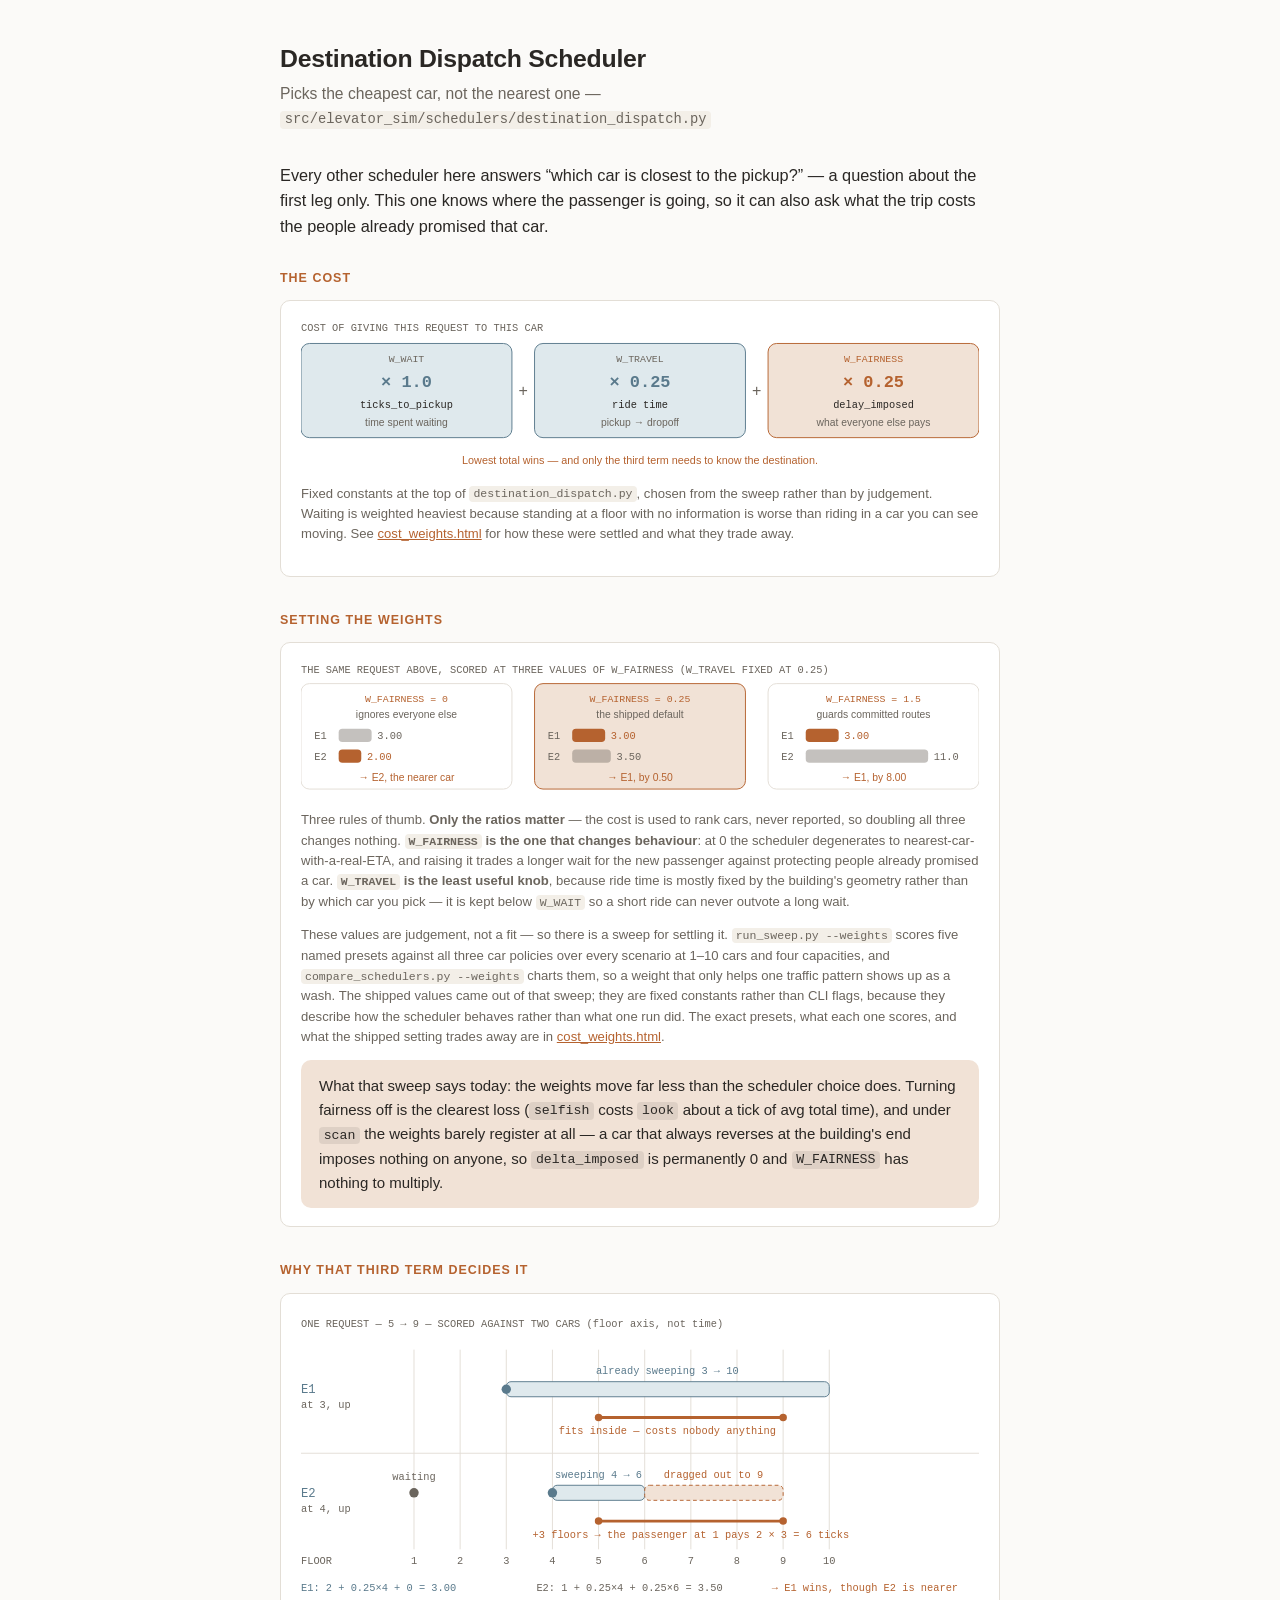
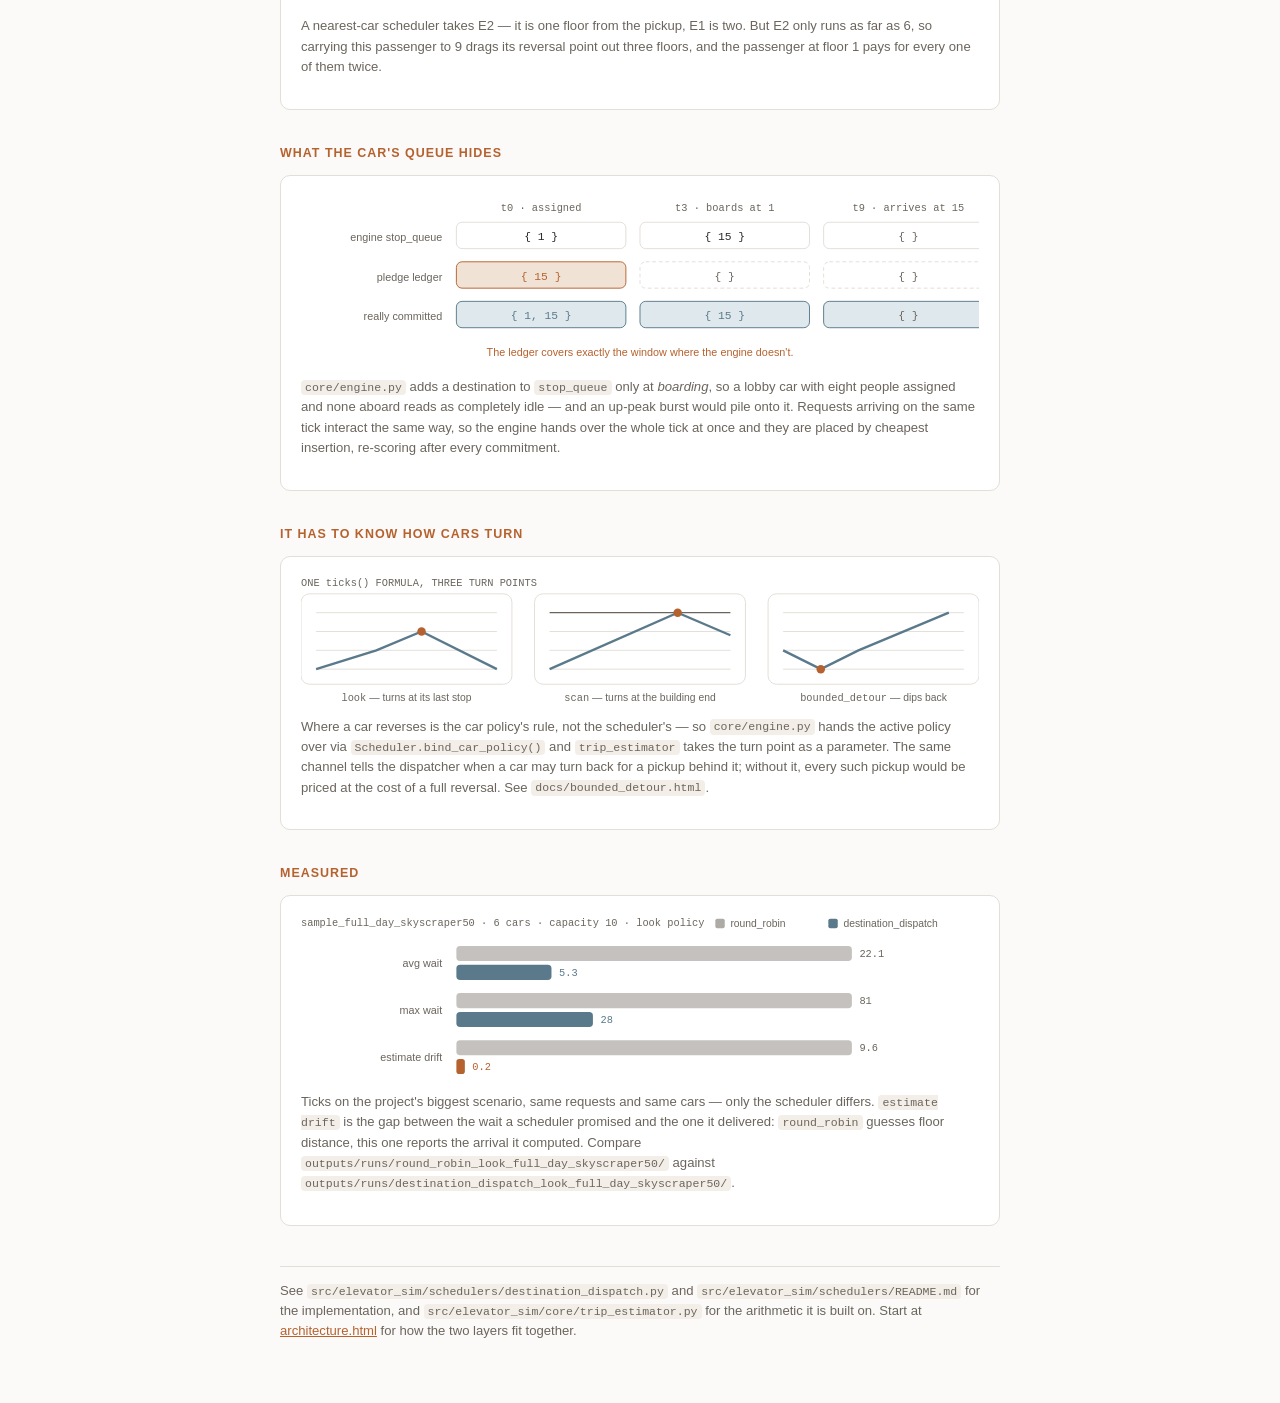
<file: docs/destination_dispatch.html>
<!doctype html>
<html lang="en">
<head>
<meta charset="utf-8" />
<meta name="viewport" content="width=device-width, initial-scale=1" />
<title>Destination Dispatch Scheduler</title>
<style>
  :root {
    --bg: #fbfaf8;
    --panel: #ffffff;
    --border: #e3ded6;
    --text: #2a2724;
    --muted: #6b655d;
    --accent: #b5622f;
    --accent-soft: #f1e2d6;
    --car: #5a7a8c;
    --car-soft: #dfe9ed;
    --mono-bg: #f3efe8;
    color-scheme: light dark;
  }
  @media (prefers-color-scheme: dark) {
    :root {
      --bg: #1c1a18;
      --panel: #26221f;
      --border: #3a3530;
      --text: #ece7e0;
      --muted: #a89f93;
      --accent: #e08a52;
      --accent-soft: #3a2c22;
      --car: #8fb4c7;
      --car-soft: #26343b;
      --mono-bg: #2c2825;
    }
  }
  * { box-sizing: border-box; }
  body {
    margin: 0;
    background: var(--bg);
    color: var(--text);
    font: 15px/1.55 -apple-system, BlinkMacSystemFont, "Segoe UI", Roboto, sans-serif;
  }
  main {
    max-width: 760px;
    margin: 0 auto;
    padding: 40px 20px 64px;
  }
  h1 {
    font-size: 1.55rem;
    margin: 0 0 4px;
    letter-spacing: -0.01em;
  }
  .tagline {
    color: var(--muted);
    margin: 0 0 32px;
    font-size: 0.98rem;
  }
  h2 {
    font-size: 0.78rem;
    text-transform: uppercase;
    letter-spacing: 0.08em;
    color: var(--accent);
    margin: 0 0 12px;
  }
  section { margin-bottom: 34px; }
  ul { margin: 0; padding-left: 1.1em; }
  li { margin-bottom: 7px; }
  li:last-child { margin-bottom: 0; }
  code {
    background: var(--mono-bg);
    border-radius: 4px;
    padding: 0.1em 0.35em;
    font-size: 0.88em;
    font-family: ui-monospace, SFMono-Regular, Menlo, Consolas, monospace;
  }
  .panel {
    background: var(--panel);
    border: 1px solid var(--border);
    border-radius: 10px;
    padding: 18px 20px;
  }
  .callout {
    background: var(--accent-soft);
    border-radius: 10px;
    padding: 14px 18px;
    font-size: 0.94rem;
  }
  .callout code { background: rgba(0,0,0,0.08); }
  @media (prefers-color-scheme: dark) { .callout code { background: rgba(255,255,255,0.1); } }
  svg { width: 100%; height: auto; display: block; }
  .diagram-caption {
    color: var(--muted);
    font-size: 0.82rem;
    margin-top: 8px;
  }
  a { color: var(--accent); }
  footer {
    margin-top: 40px;
    color: var(--muted);
    font-size: 0.82rem;
    border-top: 1px solid var(--border);
    padding-top: 14px;
  }
  .lede { margin: 0 0 30px; font-size: 1.02rem; }
  .mono-block {
    background: var(--mono-bg);
    border-radius: 6px;
    padding: 10px 12px;
    margin: 0 0 4px;
    font-size: 0.82rem;
    line-height: 1.7;
    font-family: ui-monospace, SFMono-Regular, Menlo, Consolas, monospace;
    overflow-x: auto;
  }
  .mono-block + .diagram-caption { margin-bottom: 18px; }
  table.data {
    width: 100%;
    border-collapse: collapse;
    font-size: 0.86rem;
  }
  table.data th, table.data td {
    padding: 7px 10px;
    border-bottom: 1px solid var(--border);
    text-align: left;
    vertical-align: top;
  }
  table.data thead th {
    font-size: 0.72rem;
    text-transform: uppercase;
    letter-spacing: 0.05em;
    color: var(--muted);
    font-weight: 600;
    white-space: nowrap;
  }
  table.data thead th.sub { text-transform: none; letter-spacing: 0; }
  table.data tbody tr:last-child td { border-bottom: 0; }
  table.data .num { text-align: right; font-family: ui-monospace, SFMono-Regular, Menlo, Consolas, monospace; }
  table.data th.num { text-align: right; }
  table.data .group { border-left: 1px solid var(--border); }
  table.data .em { color: var(--accent); font-weight: 600; }
  table.data .best { color: var(--car); font-weight: 600; }
  table.data .worst { color: var(--accent); font-weight: 600; }
  table.data code { background: none; padding: 0; font-size: 0.95em; }
</style>
</head>
<body>
<main>
  <h1>Destination Dispatch Scheduler</h1>
  <p class="tagline">Picks the cheapest car, not the nearest one &mdash; <code>src/elevator_sim/schedulers/destination_dispatch.py</code></p>

  <p class="lede">Every other scheduler here answers &ldquo;which car is closest to the pickup?&rdquo; &mdash; a question about the first leg only. This one knows where the passenger is going, so it can also ask what the trip costs the people already promised that car.</p>

  <section>
    <h2>The cost</h2>
    <div class="panel">
      <svg viewBox="0 0 720 166" xmlns="http://www.w3.org/2000/svg" role="img" aria-label="Cost function: W_WAIT 1.0 times ticks to pickup, plus W_TRAVEL 0.25 times ride time, plus W_FAIRNESS 0.25 times the delay imposed on existing passengers">
        <text x="0" y="13" font-size="11" fill="var(--muted)" font-family="ui-monospace, Menlo, Consolas, monospace">COST OF GIVING THIS REQUEST TO THIS CAR</text>

        <rect x="0" y="26" width="224" height="100" rx="9" fill="var(--car-soft)" stroke="var(--car)"></rect>
        <text x="112" y="46" text-anchor="middle" font-size="10.5" fill="var(--muted)" font-family="ui-monospace, Menlo, Consolas, monospace">W_WAIT</text>
        <text x="112" y="72" text-anchor="middle" font-size="18" fill="var(--car)" font-weight="600" font-family="ui-monospace, Menlo, Consolas, monospace">&times; 1.0</text>
        <text x="112" y="94" text-anchor="middle" font-size="11" fill="var(--text)" font-family="ui-monospace, Menlo, Consolas, monospace">ticks_to_pickup</text>
        <text x="112" y="114" text-anchor="middle" font-size="11" fill="var(--muted)">time spent waiting</text>

        <text x="236" y="82" text-anchor="middle" font-size="17" fill="var(--muted)">+</text>

        <rect x="248" y="26" width="224" height="100" rx="9" fill="var(--car-soft)" stroke="var(--car)"></rect>
        <text x="360" y="46" text-anchor="middle" font-size="10.5" fill="var(--muted)" font-family="ui-monospace, Menlo, Consolas, monospace">W_TRAVEL</text>
        <text x="360" y="72" text-anchor="middle" font-size="18" fill="var(--car)" font-weight="600" font-family="ui-monospace, Menlo, Consolas, monospace">&times; 0.25</text>
        <text x="360" y="94" text-anchor="middle" font-size="11" fill="var(--text)" font-family="ui-monospace, Menlo, Consolas, monospace">ride time</text>
        <text x="360" y="114" text-anchor="middle" font-size="11" fill="var(--muted)">pickup &rarr; dropoff</text>

        <text x="484" y="82" text-anchor="middle" font-size="17" fill="var(--muted)">+</text>

        <rect x="496" y="26" width="224" height="100" rx="9" fill="var(--accent-soft)" stroke="var(--accent)"></rect>
        <text x="608" y="46" text-anchor="middle" font-size="10.5" fill="var(--accent)" font-family="ui-monospace, Menlo, Consolas, monospace">W_FAIRNESS</text>
        <text x="608" y="72" text-anchor="middle" font-size="18" fill="var(--accent)" font-weight="600" font-family="ui-monospace, Menlo, Consolas, monospace">&times; 0.25</text>
        <text x="608" y="94" text-anchor="middle" font-size="11" fill="var(--text)" font-family="ui-monospace, Menlo, Consolas, monospace">delay_imposed</text>
        <text x="608" y="114" text-anchor="middle" font-size="11" fill="var(--muted)">what everyone else pays</text>

        <text x="360" y="154" text-anchor="middle" font-size="11.5" fill="var(--accent)">Lowest total wins &mdash; and only the third term needs to know the destination.</text>
      </svg>
      <p class="diagram-caption">Fixed constants at the top of <code>destination_dispatch.py</code>, chosen from the sweep rather than by judgement. Waiting is weighted heaviest because standing at a floor with no information is worse than riding in a car you can see moving. See <a href="cost_weights.html">cost_weights.html</a> for how these were settled and what they trade away.</p>
    </div>
  </section>

  <section>
    <h2>Setting the weights</h2>
    <div class="panel">
      <svg viewBox="0 0 720 150" xmlns="http://www.w3.org/2000/svg" role="img" aria-label="The same E1 versus E2 request scored under three fairness weights: at zero E2 wins, at the default 0.25 E1 wins, at 1.5 E1 wins by a wide margin">
        <text x="0" y="13" font-size="11" fill="var(--muted)" font-family="ui-monospace, Menlo, Consolas, monospace">THE SAME REQUEST ABOVE, SCORED AT THREE VALUES OF W_FAIRNESS (W_TRAVEL FIXED AT 0.25)</text>

        <!-- W_FAIRNESS = 0 : the fairness term vanishes, nearest car wins -->
        <rect x="0" y="24" width="224" height="112" rx="9" fill="var(--panel)" stroke="var(--border)"></rect>
        <text x="112" y="44" text-anchor="middle" font-size="10.5" fill="var(--accent)" font-family="ui-monospace, Menlo, Consolas, monospace">W_FAIRNESS = 0</text>
        <text x="112" y="60" text-anchor="middle" font-size="11" fill="var(--muted)">ignores everyone else</text>
        <text x="14" y="83" font-size="11" fill="var(--muted)" font-family="ui-monospace, Menlo, Consolas, monospace">E1</text>
        <rect x="40" y="72" width="35" height="14" rx="4" fill="var(--muted)" opacity="0.4"></rect>
        <text x="81" y="83" font-size="11" fill="var(--muted)" font-family="ui-monospace, Menlo, Consolas, monospace">3.00</text>
        <text x="14" y="105" font-size="11" fill="var(--muted)" font-family="ui-monospace, Menlo, Consolas, monospace">E2</text>
        <rect x="40" y="94" width="24" height="14" rx="4" fill="var(--accent)"></rect>
        <text x="70" y="105" font-size="11" fill="var(--accent)" font-family="ui-monospace, Menlo, Consolas, monospace">2.00</text>
        <text x="112" y="127" text-anchor="middle" font-size="11" fill="var(--accent)">&rarr; E2, the nearer car</text>

        <!-- W_FAIRNESS = 0.5 : the shipped default -->
        <rect x="248" y="24" width="224" height="112" rx="9" fill="var(--accent-soft)" stroke="var(--accent)"></rect>
        <text x="360" y="44" text-anchor="middle" font-size="10.5" fill="var(--accent)" font-family="ui-monospace, Menlo, Consolas, monospace">W_FAIRNESS = 0.25</text>
        <text x="360" y="60" text-anchor="middle" font-size="11" fill="var(--muted)">the shipped default</text>
        <text x="262" y="83" font-size="11" fill="var(--muted)" font-family="ui-monospace, Menlo, Consolas, monospace">E1</text>
        <rect x="288" y="72" width="35" height="14" rx="4" fill="var(--accent)"></rect>
        <text x="329" y="83" font-size="11" fill="var(--accent)" font-family="ui-monospace, Menlo, Consolas, monospace">3.00</text>
        <text x="262" y="105" font-size="11" fill="var(--muted)" font-family="ui-monospace, Menlo, Consolas, monospace">E2</text>
        <rect x="288" y="94" width="41" height="14" rx="4" fill="var(--muted)" opacity="0.4"></rect>
        <text x="335" y="105" font-size="11" fill="var(--muted)" font-family="ui-monospace, Menlo, Consolas, monospace">3.50</text>
        <text x="360" y="127" text-anchor="middle" font-size="11" fill="var(--accent)">&rarr; E1, by 0.50</text>

        <!-- W_FAIRNESS = 1.5 : committed routes become near-untouchable -->
        <rect x="496" y="24" width="224" height="112" rx="9" fill="var(--panel)" stroke="var(--border)"></rect>
        <text x="608" y="44" text-anchor="middle" font-size="10.5" fill="var(--accent)" font-family="ui-monospace, Menlo, Consolas, monospace">W_FAIRNESS = 1.5</text>
        <text x="608" y="60" text-anchor="middle" font-size="11" fill="var(--muted)">guards committed routes</text>
        <text x="510" y="83" font-size="11" fill="var(--muted)" font-family="ui-monospace, Menlo, Consolas, monospace">E1</text>
        <rect x="536" y="72" width="35" height="14" rx="4" fill="var(--accent)"></rect>
        <text x="577" y="83" font-size="11" fill="var(--accent)" font-family="ui-monospace, Menlo, Consolas, monospace">3.00</text>
        <text x="510" y="105" font-size="11" fill="var(--muted)" font-family="ui-monospace, Menlo, Consolas, monospace">E2</text>
        <rect x="536" y="94" width="130" height="14" rx="4" fill="var(--muted)" opacity="0.4"></rect>
        <text x="672" y="105" font-size="11" fill="var(--muted)" font-family="ui-monospace, Menlo, Consolas, monospace">11.0</text>
        <text x="608" y="127" text-anchor="middle" font-size="11" fill="var(--accent)">&rarr; E1, by 8.00</text>
      </svg>
      <p class="diagram-caption">Three rules of thumb. <strong>Only the ratios matter</strong> &mdash; the cost is used to rank cars, never reported, so doubling all three changes nothing. <strong><code>W_FAIRNESS</code> is the one that changes behaviour</strong>: at 0 the scheduler degenerates to nearest-car-with-a-real-ETA, and raising it trades a longer wait for the new passenger against protecting people already promised a car. <strong><code>W_TRAVEL</code> is the least useful knob</strong>, because ride time is mostly fixed by the building's geometry rather than by which car you pick &mdash; it is kept below <code>W_WAIT</code> so a short ride can never outvote a long wait.</p>
      <p class="diagram-caption">These values are judgement, not a fit &mdash; so there is a sweep for settling it. <code>run_sweep.py --weights</code> scores five named presets against all three car policies over every scenario at 1&ndash;10 cars and four capacities, and <code>compare_schedulers.py --weights</code> charts them, so a weight that only helps one traffic pattern shows up as a wash. The shipped values came out of that sweep; they are fixed constants rather than CLI flags, because they describe how the scheduler behaves rather than what one run did. The exact presets, what each one scores, and what the shipped setting trades away are in <a href="cost_weights.html">cost_weights.html</a>.</p>
      <div class="callout" style="margin-top:12px">What that sweep says today: the weights move far less than the scheduler choice does. Turning fairness off is the clearest loss (<code>selfish</code> costs <code>look</code> about a tick of avg total time), and under <code>scan</code> the weights barely register at all &mdash; a car that always reverses at the building's end imposes nothing on anyone, so <code>delta_imposed</code> is permanently 0 and <code>W_FAIRNESS</code> has nothing to multiply.</div>
    </div>
  </section>

  <section>
    <h2>Why that third term decides it</h2>
    <div class="panel">
      <svg viewBox="0 0 720 315" xmlns="http://www.w3.org/2000/svg" role="img" aria-label="Two candidate cars scored for one 5 to 9 request: E1's committed sweep already spans it, while E2 must extend its sweep and delay a passenger waiting behind it">
        <text x="0" y="16" font-size="11" fill="var(--muted)" font-family="ui-monospace, Menlo, Consolas, monospace">ONE REQUEST &mdash; 5 &rarr; 9 &mdash; SCORED AGAINST TWO CARS (floor axis, not time)</text>

        <!-- floor gridlines, floors 1-10 at x = 120 + (f-1)*49 -->
        <g stroke="var(--border)">
          <line x1="120" y1="40" x2="120" y2="252"></line>
          <line x1="169" y1="40" x2="169" y2="252"></line>
          <line x1="218" y1="40" x2="218" y2="252"></line>
          <line x1="267" y1="40" x2="267" y2="252"></line>
          <line x1="316" y1="40" x2="316" y2="252"></line>
          <line x1="365" y1="40" x2="365" y2="252"></line>
          <line x1="414" y1="40" x2="414" y2="252"></line>
          <line x1="463" y1="40" x2="463" y2="252"></line>
          <line x1="512" y1="40" x2="512" y2="252"></line>
          <line x1="561" y1="40" x2="561" y2="252"></line>
        </g>
        <g font-family="ui-monospace, Menlo, Consolas, monospace" font-size="11" fill="var(--muted)">
          <text x="120" y="268" text-anchor="middle">1</text>
          <text x="169" y="268" text-anchor="middle">2</text>
          <text x="218" y="268" text-anchor="middle">3</text>
          <text x="267" y="268" text-anchor="middle">4</text>
          <text x="316" y="268" text-anchor="middle">5</text>
          <text x="365" y="268" text-anchor="middle">6</text>
          <text x="414" y="268" text-anchor="middle">7</text>
          <text x="463" y="268" text-anchor="middle">8</text>
          <text x="512" y="268" text-anchor="middle">9</text>
          <text x="561" y="268" text-anchor="middle">10</text>
          <text x="0" y="268">FLOOR</text>
        </g>

        <!-- ===== E1: the trip nests inside a sweep it already runs ===== -->
        <g font-family="ui-monospace, Menlo, Consolas, monospace" font-size="12">
          <text x="0" y="86" fill="var(--car)" font-size="13">E1</text>
          <text x="0" y="102" fill="var(--muted)" font-size="11">at 3, up</text>

          <rect x="218" y="74" width="343" height="16" rx="5" fill="var(--car-soft)" stroke="var(--car)"></rect>
          <text x="389" y="66" text-anchor="middle" font-size="11" fill="var(--car)">already sweeping 3 &rarr; 10</text>
          <circle cx="218" cy="82" r="5" fill="var(--car)"></circle>

          <line x1="316" y1="112" x2="512" y2="112" stroke="var(--accent)" stroke-width="3"></line>
          <circle cx="316" cy="112" r="4" fill="var(--accent)"></circle>
          <circle cx="512" cy="112" r="4" fill="var(--accent)"></circle>
          <text x="389" y="130" text-anchor="middle" font-size="11" fill="var(--accent)">fits inside &mdash; costs nobody anything</text>
        </g>

        <line x1="0" y1="150" x2="720" y2="150" stroke="var(--border)"></line>

        <!-- ===== E2: nearer the pickup, but the trip drags its sweep out ===== -->
        <g font-family="ui-monospace, Menlo, Consolas, monospace" font-size="12">
          <text x="0" y="196" fill="var(--car)" font-size="13">E2</text>
          <text x="0" y="212" fill="var(--muted)" font-size="11">at 4, up</text>

          <circle cx="120" cy="192" r="5" fill="var(--muted)"></circle>
          <text x="120" y="178" text-anchor="middle" font-size="11" fill="var(--muted)">waiting</text>

          <rect x="267" y="184" width="98" height="16" rx="5" fill="var(--car-soft)" stroke="var(--car)"></rect>
          <text x="316" y="176" text-anchor="middle" font-size="11" fill="var(--car)">sweeping 4 &rarr; 6</text>
          <circle cx="267" cy="192" r="5" fill="var(--car)"></circle>

          <rect x="365" y="184" width="147" height="16" rx="5" fill="var(--accent-soft)" stroke="var(--accent)" stroke-dasharray="4,3"></rect>
          <text x="438" y="176" text-anchor="middle" font-size="11" fill="var(--accent)">dragged out to 9</text>

          <line x1="316" y1="222" x2="512" y2="222" stroke="var(--accent)" stroke-width="3"></line>
          <circle cx="316" cy="222" r="4" fill="var(--accent)"></circle>
          <circle cx="512" cy="222" r="4" fill="var(--accent)"></circle>
          <text x="414" y="240" text-anchor="middle" font-size="11" fill="var(--accent)">+3 floors &rarr; the passenger at 1 pays 2 &times; 3 = 6 ticks</text>
        </g>

        <!-- ===== verdict ===== -->
        <g font-family="ui-monospace, Menlo, Consolas, monospace" font-size="11">
          <text x="0" y="296" fill="var(--car)">E1: 2 + 0.25&times;4 + 0 = 3.00</text>
          <text x="250" y="296" fill="var(--muted)">E2: 1 + 0.25&times;4 + 0.25&times;6 = 3.50</text>
          <text x="500" y="296" fill="var(--accent)">&rarr; E1 wins, though E2 is nearer</text>
        </g>
      </svg>
      <p class="diagram-caption">A nearest-car scheduler takes E2 &mdash; it is one floor from the pickup, E1 is two. But E2 only runs as far as 6, so carrying this passenger to 9 drags its reversal point out three floors, and the passenger at floor 1 pays for every one of them twice.</p>
    </div>
  </section>

  <section>
    <h2>What the car's queue hides</h2>
    <div class="panel">
      <svg viewBox="0 0 720 186" xmlns="http://www.w3.org/2000/svg" role="img" aria-label="Table showing that between assignment and boarding, the engine's stop queue holds only the source floor, while the scheduler's pledge ledger holds the destination">
        <g font-family="ui-monospace, Menlo, Consolas, monospace" font-size="11" fill="var(--muted)">
          <text x="255" y="18" text-anchor="middle">t0 &middot; assigned</text>
          <text x="450" y="18" text-anchor="middle">t3 &middot; boards at 1</text>
          <text x="645" y="18" text-anchor="middle">t9 &middot; arrives at 15</text>
        </g>

        <g font-size="11.5" fill="var(--muted)" text-anchor="end">
          <text x="150" y="50">engine stop_queue</text>
          <text x="150" y="92">pledge ledger</text>
          <text x="150" y="134">really committed</text>
        </g>

        <g font-family="ui-monospace, Menlo, Consolas, monospace" font-size="12" text-anchor="middle">
          <!-- row 1: what core/engine.py actually holds -->
          <rect x="165" y="30" width="180" height="28" rx="6" fill="var(--panel)" stroke="var(--border)"></rect>
          <text x="255" y="49" fill="var(--text)">{ 1 }</text>
          <rect x="360" y="30" width="180" height="28" rx="6" fill="var(--panel)" stroke="var(--border)"></rect>
          <text x="450" y="49" fill="var(--text)">{ 15 }</text>
          <rect x="555" y="30" width="180" height="28" rx="6" fill="var(--panel)" stroke="var(--border)"></rect>
          <text x="645" y="49" fill="var(--muted)">{ }</text>

          <!-- row 2: the gap the ledger fills -->
          <rect x="165" y="72" width="180" height="28" rx="6" fill="var(--accent-soft)" stroke="var(--accent)"></rect>
          <text x="255" y="91" fill="var(--accent)">{ 15 }</text>
          <rect x="360" y="72" width="180" height="28" rx="6" fill="var(--panel)" stroke="var(--border)" stroke-dasharray="4,3"></rect>
          <text x="450" y="91" fill="var(--muted)">{ }</text>
          <rect x="555" y="72" width="180" height="28" rx="6" fill="var(--panel)" stroke="var(--border)" stroke-dasharray="4,3"></rect>
          <text x="645" y="91" fill="var(--muted)">{ }</text>

          <!-- row 3: the union, which is what gets scored -->
          <rect x="165" y="114" width="180" height="28" rx="6" fill="var(--car-soft)" stroke="var(--car)"></rect>
          <text x="255" y="133" fill="var(--car)">{ 1, 15 }</text>
          <rect x="360" y="114" width="180" height="28" rx="6" fill="var(--car-soft)" stroke="var(--car)"></rect>
          <text x="450" y="133" fill="var(--car)">{ 15 }</text>
          <rect x="555" y="114" width="180" height="28" rx="6" fill="var(--car-soft)" stroke="var(--car)"></rect>
          <text x="645" y="133" fill="var(--muted)">{ }</text>
        </g>

        <text x="360" y="172" text-anchor="middle" font-size="11.5" fill="var(--accent)">The ledger covers exactly the window where the engine doesn't.</text>
      </svg>
      <p class="diagram-caption"><code>core/engine.py</code> adds a destination to <code>stop_queue</code> only at <em>boarding</em>, so a lobby car with eight people assigned and none aboard reads as completely idle &mdash; and an up-peak burst would pile onto it. Requests arriving on the same tick interact the same way, so the engine hands over the whole tick at once and they are placed by cheapest insertion, re-scoring after every commitment.</p>
    </div>
  </section>

  <section>
    <h2>It has to know how cars turn</h2>
    <div class="panel">
      <svg viewBox="0 0 720 142" xmlns="http://www.w3.org/2000/svg" role="img" aria-label="Three reversal geometries: look turns at its last stop, scan turns at the building end, bounded detour dips back mid-sweep">
        <text x="0" y="12" font-size="11" fill="var(--muted)" font-family="ui-monospace, Menlo, Consolas, monospace">ONE ticks() FORMULA, THREE TURN POINTS</text>

        <!-- look -->
        <rect x="0" y="20" width="224" height="96" rx="9" fill="var(--panel)" stroke="var(--border)"></rect>
        <g stroke="var(--border)">
          <line x1="16" y1="40" x2="208" y2="40"></line>
          <line x1="16" y1="60" x2="208" y2="60"></line>
          <line x1="16" y1="80" x2="208" y2="80"></line>
          <line x1="16" y1="100" x2="208" y2="100"></line>
        </g>
        <polyline points="16,100 80,80 128,60 208,100" fill="none" stroke="var(--car)" stroke-width="2.5"></polyline>
        <circle cx="128" cy="60" r="4.5" fill="var(--accent)"></circle>

        <!-- scan -->
        <rect x="248" y="20" width="224" height="96" rx="9" fill="var(--panel)" stroke="var(--border)"></rect>
        <g stroke="var(--border)">
          <line x1="264" y1="60" x2="456" y2="60"></line>
          <line x1="264" y1="80" x2="456" y2="80"></line>
          <line x1="264" y1="100" x2="456" y2="100"></line>
        </g>
        <line x1="264" y1="40" x2="456" y2="40" stroke="var(--muted)" stroke-width="1.5"></line>
        <polyline points="264,100 400,40 456,64" fill="none" stroke="var(--car)" stroke-width="2.5"></polyline>
        <circle cx="400" cy="40" r="4.5" fill="var(--accent)"></circle>

        <!-- bounded detour -->
        <rect x="496" y="20" width="224" height="96" rx="9" fill="var(--panel)" stroke="var(--border)"></rect>
        <g stroke="var(--border)">
          <line x1="512" y1="40" x2="704" y2="40"></line>
          <line x1="512" y1="60" x2="704" y2="60"></line>
          <line x1="512" y1="80" x2="704" y2="80"></line>
          <line x1="512" y1="100" x2="704" y2="100"></line>
        </g>
        <polyline points="512,80 552,100 592,80 688,40" fill="none" stroke="var(--car)" stroke-width="2.5"></polyline>
        <circle cx="552" cy="100" r="4.5" fill="var(--accent)"></circle>

        <g font-size="11" text-anchor="middle" fill="var(--muted)">
          <text x="112" y="134"><tspan font-family="ui-monospace, Menlo, Consolas, monospace">look</tspan> &mdash; turns at its last stop</text>
          <text x="360" y="134"><tspan font-family="ui-monospace, Menlo, Consolas, monospace">scan</tspan> &mdash; turns at the building end</text>
          <text x="608" y="134"><tspan font-family="ui-monospace, Menlo, Consolas, monospace">bounded_detour</tspan> &mdash; dips back</text>
        </g>
      </svg>
      <p class="diagram-caption">Where a car reverses is the car policy's rule, not the scheduler's &mdash; so <code>core/engine.py</code> hands the active policy over via <code>Scheduler.bind_car_policy()</code> and <code>trip_estimator</code> takes the turn point as a parameter. The same channel tells the dispatcher when a car may turn back for a pickup behind it; without it, every such pickup would be priced at the cost of a full reversal. See <code>docs/bounded_detour.html</code>.</p>
    </div>
  </section>

  <section>
    <h2>Measured</h2>
    <div class="panel">
      <svg viewBox="0 0 720 180" xmlns="http://www.w3.org/2000/svg" role="img" aria-label="Bar chart: average wait falls from 22.1 to 5.3 ticks, max wait from 81 to 28, and estimate drift from 9.6 to 0.2">
        <text x="0" y="13" font-size="11" fill="var(--muted)" font-family="ui-monospace, Menlo, Consolas, monospace">sample_full_day_skyscraper50 &middot; 6 cars &middot; capacity 10 &middot; look policy</text>
        <rect x="440" y="5" width="10" height="10" rx="2" fill="var(--muted)" opacity="0.55"></rect>
        <text x="456" y="14" font-size="11" fill="var(--muted)">round_robin</text>
        <rect x="560" y="5" width="10" height="10" rx="2" fill="var(--car)"></rect>
        <text x="576" y="14" font-size="11" fill="var(--muted)">destination_dispatch</text>

        <g font-size="11.5" fill="var(--muted)" text-anchor="end">
          <text x="150" y="56">avg wait</text>
          <text x="150" y="106">max wait</text>
          <text x="150" y="156">estimate drift</text>
        </g>

        <g font-family="ui-monospace, Menlo, Consolas, monospace" font-size="11">
          <rect x="165" y="34" width="420" height="16" rx="4" fill="var(--muted)" opacity="0.4"></rect>
          <text x="593" y="46" fill="var(--muted)">22.1</text>
          <rect x="165" y="54" width="101" height="16" rx="4" fill="var(--car)"></rect>
          <text x="274" y="66" fill="var(--car)">5.3</text>

          <rect x="165" y="84" width="420" height="16" rx="4" fill="var(--muted)" opacity="0.4"></rect>
          <text x="593" y="96" fill="var(--muted)">81</text>
          <rect x="165" y="104" width="145" height="16" rx="4" fill="var(--car)"></rect>
          <text x="318" y="116" fill="var(--car)">28</text>

          <rect x="165" y="134" width="420" height="16" rx="4" fill="var(--muted)" opacity="0.4"></rect>
          <text x="593" y="146" fill="var(--muted)">9.6</text>
          <rect x="165" y="154" width="9" height="16" rx="3" fill="var(--accent)"></rect>
          <text x="182" y="166" fill="var(--accent)">0.2</text>
        </g>
      </svg>
      <p class="diagram-caption">Ticks on the project's biggest scenario, same requests and same cars &mdash; only the scheduler differs. <code>estimate drift</code> is the gap between the wait a scheduler promised and the one it delivered: <code>round_robin</code> guesses floor distance, this one reports the arrival it computed. Compare <code>outputs/runs/round_robin_look_full_day_skyscraper50/</code> against <code>outputs/runs/destination_dispatch_look_full_day_skyscraper50/</code>.</p>
    </div>
  </section>

  <footer>See <code>src/elevator_sim/schedulers/destination_dispatch.py</code> and <code>src/elevator_sim/schedulers/README.md</code> for the implementation, and <code>src/elevator_sim/core/trip_estimator.py</code> for the arithmetic it is built on. Start at <a href="architecture.html">architecture.html</a> for how the two layers fit together.</footer>
</main>
</body>
</html>
</file>
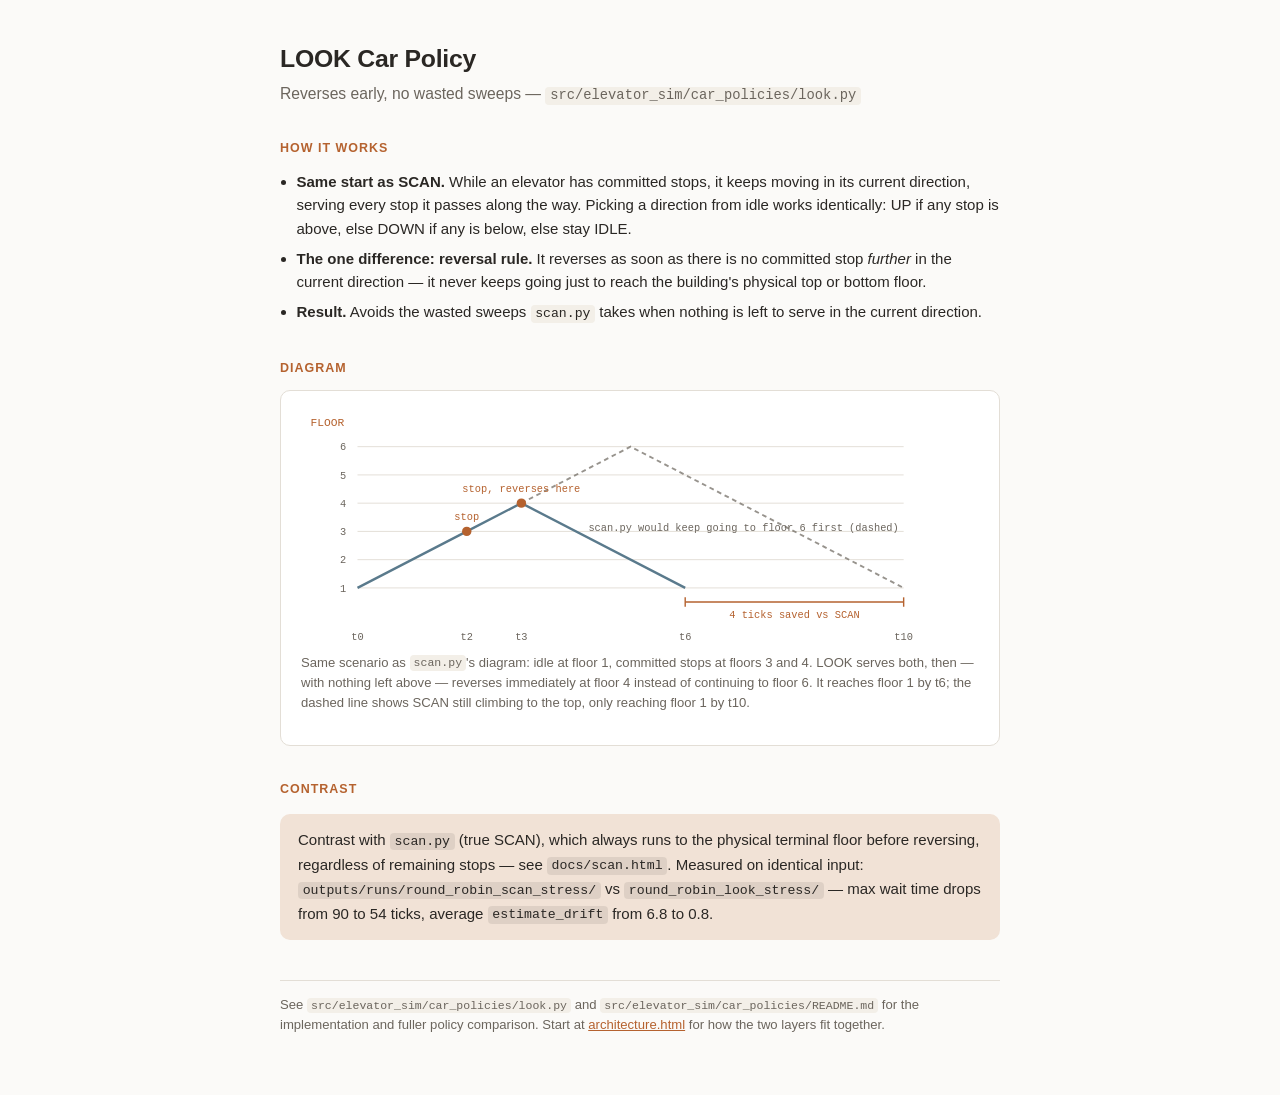
<file: docs/look.html>
<!doctype html>
<html lang="en">
<head>
<meta charset="utf-8" />
<meta name="viewport" content="width=device-width, initial-scale=1" />
<title>LOOK Car Policy</title>
<style>
  :root {
    --bg: #fbfaf8;
    --panel: #ffffff;
    --border: #e3ded6;
    --text: #2a2724;
    --muted: #6b655d;
    --accent: #b5622f;
    --accent-soft: #f1e2d6;
    --car: #5a7a8c;
    --car-soft: #dfe9ed;
    --mono-bg: #f3efe8;
    color-scheme: light dark;
  }
  @media (prefers-color-scheme: dark) {
    :root {
      --bg: #1c1a18;
      --panel: #26221f;
      --border: #3a3530;
      --text: #ece7e0;
      --muted: #a89f93;
      --accent: #e08a52;
      --accent-soft: #3a2c22;
      --car: #8fb4c7;
      --car-soft: #26343b;
      --mono-bg: #2c2825;
    }
  }
  * { box-sizing: border-box; }
  body {
    margin: 0;
    background: var(--bg);
    color: var(--text);
    font: 15px/1.55 -apple-system, BlinkMacSystemFont, "Segoe UI", Roboto, sans-serif;
  }
  main {
    max-width: 760px;
    margin: 0 auto;
    padding: 40px 20px 64px;
  }
  h1 {
    font-size: 1.55rem;
    margin: 0 0 4px;
    letter-spacing: -0.01em;
  }
  .tagline {
    color: var(--muted);
    margin: 0 0 32px;
    font-size: 0.98rem;
  }
  h2 {
    font-size: 0.78rem;
    text-transform: uppercase;
    letter-spacing: 0.08em;
    color: var(--accent);
    margin: 0 0 12px;
  }
  section { margin-bottom: 34px; }
  ul { margin: 0; padding-left: 1.1em; }
  li { margin-bottom: 7px; }
  li:last-child { margin-bottom: 0; }
  code {
    background: var(--mono-bg);
    border-radius: 4px;
    padding: 0.1em 0.35em;
    font-size: 0.88em;
    font-family: ui-monospace, SFMono-Regular, Menlo, Consolas, monospace;
  }
  .panel {
    background: var(--panel);
    border: 1px solid var(--border);
    border-radius: 10px;
    padding: 18px 20px;
  }
  .callout {
    background: var(--accent-soft);
    border-radius: 10px;
    padding: 14px 18px;
    font-size: 0.94rem;
  }
  .callout code { background: rgba(0,0,0,0.08); }
  @media (prefers-color-scheme: dark) { .callout code { background: rgba(255,255,255,0.1); } }
  svg { width: 100%; height: auto; display: block; }
  .diagram-caption {
    color: var(--muted);
    font-size: 0.82rem;
    margin-top: 8px;
  }
  a { color: var(--accent); }
  footer {
    margin-top: 40px;
    color: var(--muted);
    font-size: 0.82rem;
    border-top: 1px solid var(--border);
    padding-top: 14px;
  }
</style>
</head>
<body>
<main>
  <h1>LOOK Car Policy</h1>
  <p class="tagline">Reverses early, no wasted sweeps &mdash; <code>src/elevator_sim/car_policies/look.py</code></p>

  <section>
    <h2>How it works</h2>
    <ul>
      <li><strong>Same start as SCAN.</strong> While an elevator has committed stops, it keeps moving in its current direction, serving every stop it passes along the way. Picking a direction from idle works identically: UP if any stop is above, else DOWN if any is below, else stay IDLE.</li>
      <li><strong>The one difference: reversal rule.</strong> It reverses as soon as there is no committed stop <em>further</em> in the current direction &mdash; it never keeps going just to reach the building's physical top or bottom floor.</li>
      <li><strong>Result.</strong> Avoids the wasted sweeps <code>scan.py</code> takes when nothing is left to serve in the current direction.</li>
    </ul>
  </section>

  <section>
    <h2>Diagram</h2>
    <div class="panel">
      <svg viewBox="0 0 720 250" xmlns="http://www.w3.org/2000/svg" role="img" aria-label="LOOK trajectory diagram: an elevator rises to its last stop, reverses immediately, with a dashed ghost line showing SCAN's longer route for comparison">
        <!-- floor gridlines + labels, floors 1-6 -->
        <g font-family="ui-monospace, Menlo, Consolas, monospace" font-size="11" fill="var(--muted)">
          <line x1="60" y1="40"  x2="640" y2="40"  stroke="var(--border)"></line>
          <text x="48" y="44" text-anchor="end">6</text>
          <line x1="60" y1="70"  x2="640" y2="70"  stroke="var(--border)"></line>
          <text x="48" y="74" text-anchor="end">5</text>
          <line x1="60" y1="100" x2="640" y2="100" stroke="var(--border)"></line>
          <text x="48" y="104" text-anchor="end">4</text>
          <line x1="60" y1="130" x2="640" y2="130" stroke="var(--border)"></line>
          <text x="48" y="134" text-anchor="end">3</text>
          <line x1="60" y1="160" x2="640" y2="160" stroke="var(--border)"></line>
          <text x="48" y="164" text-anchor="end">2</text>
          <line x1="60" y1="190" x2="640" y2="190" stroke="var(--border)"></line>
          <text x="48" y="194" text-anchor="end">1</text>
          <text x="10" y="18" fill="var(--accent)" font-size="12">FLOOR</text>
        </g>

        <!-- ghost path: what scan.py would do instead (continue to floor 6, then all the way down) -->
        <polyline points="234,100 350,40 640,190" fill="none" stroke="var(--muted)" stroke-width="2" stroke-dasharray="5,4" opacity="0.7"></polyline>
        <text x="470" y="130" text-anchor="middle" font-size="11" fill="var(--muted)" font-family="ui-monospace, Menlo, Consolas, monospace">scan.py would keep going to floor 6 first (dashed)</text>

        <!-- real LOOK trajectory: 1 -> 3 -> 4 -> reverse -> 1 -->
        <polyline points="60,190 176,130 234,100 408,190" fill="none" stroke="var(--car)" stroke-width="2.5"></polyline>

        <!-- committed stops -->
        <circle cx="176" cy="130" r="5" fill="var(--accent)"></circle>
        <circle cx="234" cy="100" r="5" fill="var(--accent)"></circle>
        <text x="176" y="118" text-anchor="middle" font-size="11" fill="var(--accent)" font-family="ui-monospace, Menlo, Consolas, monospace">stop</text>
        <text x="234" y="88"  text-anchor="middle" font-size="11" fill="var(--accent)" font-family="ui-monospace, Menlo, Consolas, monospace">stop, reverses here</text>

        <!-- saved-ticks bracket between LOOK's arrival (t6) and SCAN's arrival (t10) at floor 1 -->
        <line x1="408" y1="205" x2="640" y2="205" stroke="var(--accent)" stroke-width="1.5"></line>
        <line x1="408" y1="200" x2="408" y2="210" stroke="var(--accent)" stroke-width="1.5"></line>
        <line x1="640" y1="200" x2="640" y2="210" stroke="var(--accent)" stroke-width="1.5"></line>
        <text x="524" y="222" text-anchor="middle" font-size="11" fill="var(--accent)" font-family="ui-monospace, Menlo, Consolas, monospace">4 ticks saved vs SCAN</text>

        <!-- time axis -->
        <g font-family="ui-monospace, Menlo, Consolas, monospace" font-size="11" fill="var(--muted)">
          <text x="60"  y="245" text-anchor="middle">t0</text>
          <text x="176" y="245" text-anchor="middle">t2</text>
          <text x="234" y="245" text-anchor="middle">t3</text>
          <text x="408" y="245" text-anchor="middle">t6</text>
          <text x="640" y="245" text-anchor="middle">t10</text>
        </g>
      </svg>
      <p class="diagram-caption">Same scenario as <code>scan.py</code>'s diagram: idle at floor 1, committed stops at floors 3 and 4. LOOK serves both, then &mdash; with nothing left above &mdash; reverses immediately at floor 4 instead of continuing to floor 6. It reaches floor 1 by t6; the dashed line shows SCAN still climbing to the top, only reaching floor 1 by t10.</p>
    </div>
  </section>

  <section>
    <h2>Contrast</h2>
    <p class="callout">Contrast with <code>scan.py</code> (true SCAN), which always runs to the physical terminal floor before reversing, regardless of remaining stops &mdash; see <code>docs/scan.html</code>. Measured on identical input: <code>outputs/runs/round_robin_scan_stress/</code> vs <code>round_robin_look_stress/</code> &mdash; max wait time drops from 90 to 54 ticks, average <code>estimate_drift</code> from 6.8 to 0.8.</p>
  </section>

  <footer>See <code>src/elevator_sim/car_policies/look.py</code> and <code>src/elevator_sim/car_policies/README.md</code> for the implementation and fuller policy comparison. Start at <a href="architecture.html">architecture.html</a> for how the two layers fit together.</footer>
</main>
</body>
</html>
</file>
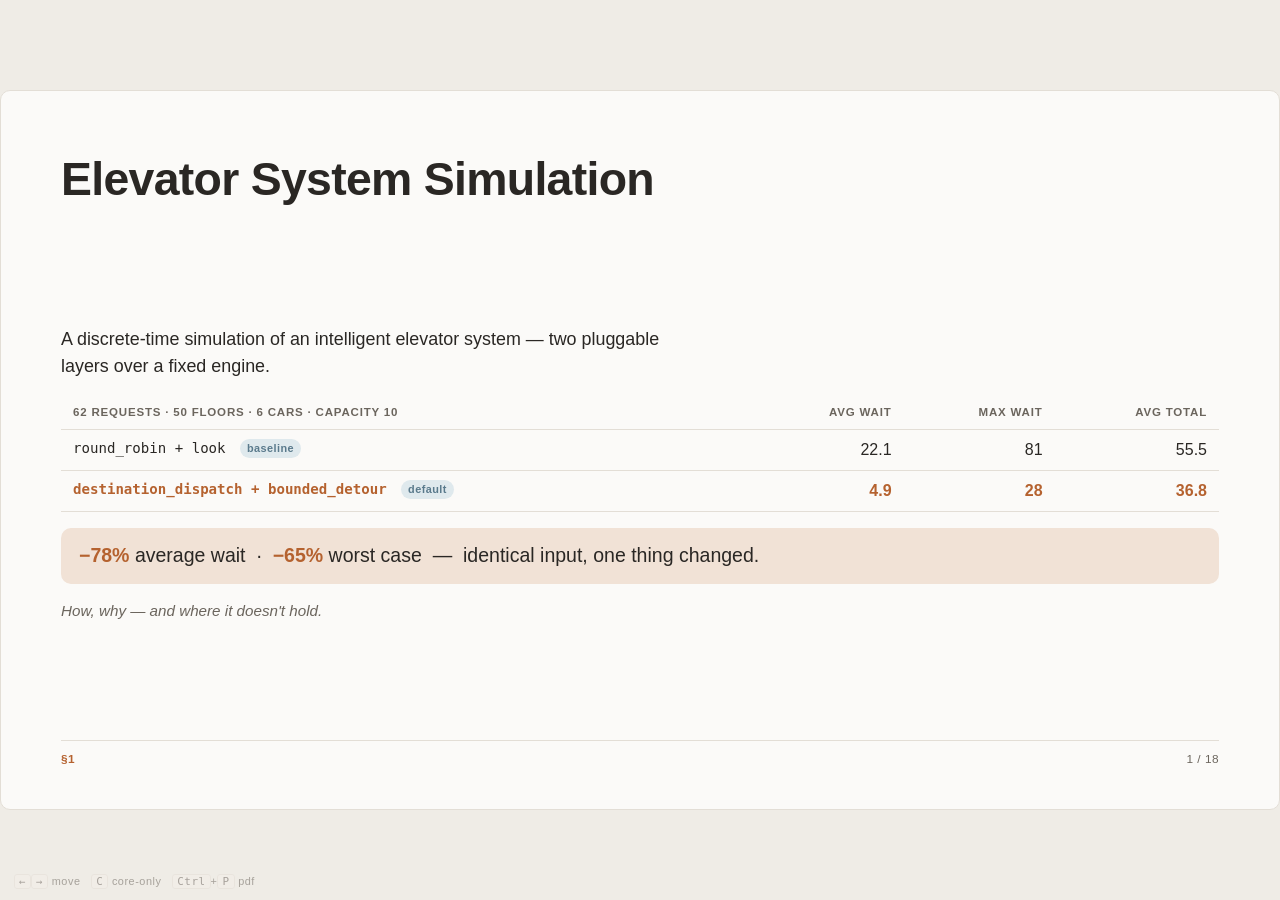
<file: docs/presentation.html>
<!doctype html>
<html lang="en">
<head>
<meta charset="utf-8">
<meta name="viewport" content="width=device-width, initial-scale=1">
<title>Elevator System Simulation &mdash; presentation</title>
<style>
  :root {
    --bg: #fbfaf8;
    --panel: #ffffff;
    --border: #e3ded6;
    --text: #2a2724;
    --muted: #6b655d;
    --accent: #b5622f;
    --accent-soft: #f1e2d6;
    --car: #5a7a8c;
    --car-soft: #dfe9ed;
    --mono-bg: #f3efe8;
    --stage: #efece6;
    color-scheme: light dark;
  }
  @media (prefers-color-scheme: dark) {
    :root {
      --bg: #26221f;
      --panel: #2e2a26;
      --border: #3a3530;
      --text: #ece7e0;
      --muted: #a89f93;
      --accent: #e08a52;
      --accent-soft: #3a2c22;
      --car: #8fb4c7;
      --car-soft: #26343b;
      --mono-bg: #2c2825;
      --stage: #1c1a18;
    }
  }

  * { box-sizing: border-box; }
  html, body { height: 100%; }
  body {
    margin: 0;
    background: var(--stage);
    color: var(--text);
    font: 16px/1.5 -apple-system, BlinkMacSystemFont, "Segoe UI", Roboto, sans-serif;
    overflow: hidden;
  }

  /* ---- stage: a fixed 1280x720 frame scaled to whatever the projector gives us ---- */
  #viewport { position: fixed; inset: 0; display: grid; place-items: center; }
  #frame {
    width: 1280px; height: 720px;
    position: relative;
    transform: scale(var(--scale, 1));
    transform-origin: center center;
  }

  .slide {
    position: absolute; inset: 0;
    background: var(--bg);
    border: 1px solid var(--border);
    border-radius: 10px;
    padding: 46px 60px 40px;
    display: none;
    flex-direction: column;
  }
  .slide.active { display: flex; }

  .slide > header { flex: 0 0 auto; margin-bottom: 20px; }
  .kicker {
    margin: 0 0 6px;
    font-size: 0.72rem; text-transform: uppercase; letter-spacing: 0.09em;
    color: var(--accent);
  }
  .slide h2 {
    margin: 0;
    font-size: 2.05rem; line-height: 1.15; letter-spacing: -0.015em; font-weight: 600;
  }
  .slide .body {
    flex: 1 1 auto; min-height: 0;
    display: flex; flex-direction: column; justify-content: center; gap: 16px;
    overflow: hidden; /* guard: nothing spills past the slide edge if a cap is off */
  }
  .slide > footer {
    flex: 0 0 auto;
    display: flex; justify-content: space-between; align-items: baseline;
    margin-top: 18px; padding-top: 10px;
    border-top: 1px solid var(--border);
    color: var(--muted); font-size: 0.74rem; letter-spacing: 0.04em;
  }
  .stamp { color: var(--accent); font-weight: 600; }

  /* slide 1 is a title card */
  .slide[data-section="1"] { padding-top: 62px; }
  .slide[data-section="1"] h2 { font-size: 2.9rem; }

  /* ---- shared type ---- */
  p { margin: 0; }
  .lede { font-size: 1.12rem; color: var(--text); max-width: 62ch; }
  .note { font-size: 0.95rem; color: var(--muted); max-width: 88ch; }
  .note strong, .ticks strong { color: var(--text); }
  .foot-note { font-size: 0.95rem; color: var(--muted); font-style: italic; }
  code {
    background: var(--mono-bg); border-radius: 4px; padding: 0.1em 0.35em;
    font-size: 0.88em; font-family: ui-monospace, SFMono-Regular, Menlo, Consolas, monospace;
  }
  .callout {
    background: var(--accent-soft); border-radius: 10px; padding: 13px 18px;
    font-size: 1rem;
  }
  .callout.big { font-size: 1.22rem; }
  .callout strong { color: var(--accent); }
  @media (prefers-color-scheme: dark) { .callout code { background: rgba(255,255,255,0.1); } }

  h3.sub {
    margin: 0 0 8px; font-size: 0.72rem; text-transform: uppercase;
    letter-spacing: 0.09em; color: var(--accent);
  }

  /* ---- diagrams and charts ---- */
  /* the diagrams are 720-wide viewBoxes ranging 118..396 tall; letting the <svg> fill a
     flex-sized box and letterbox itself (viewBox + default xMidYMid meet) is what keeps
     the tallest of them - architecture's 720x396 - inside the slide. */
  .diagram { flex: 1 1 auto; min-height: 0; display: flex; justify-content: center; }
  .diagram svg { width: 100%; height: 100%; display: block; }
  figure { margin: 0; }
  .chart { flex: 1 1 auto; min-height: 0; display: flex; align-items: center; justify-content: center; }
  .chart img {
    max-width: 100%; max-height: 100%;
    border: 1px solid var(--border); border-radius: 8px; background: #fff;
  }
  .two-col .chart img { max-height: 430px; }

  /* two figures side by side, captioned. The height caps are what keep each pair inside
     the 720px slide: the UI screenshots are ~1.28:1, the sweep curves 1.6:1. */
  .pair { display: grid; grid-template-columns: 1fr 1fr; gap: 12px 24px; justify-items: center; }
  .pair figure { display: flex; flex-direction: column; align-items: center; gap: 6px; min-width: 0; }
  .pair img {
    max-width: 100%; border: 1px solid var(--border); border-radius: 6px; background: #fff;
  }
  .pair figcaption {
    font-size: 0.78rem; color: var(--muted); text-align: center;
    font-family: ui-monospace, SFMono-Regular, Menlo, Consolas, monospace;
  }
  .pair figcaption b { color: var(--accent); font-weight: 600; }
  /* caps sized against the remaining body height once the captions, the table/cards and
     the closing note are accounted for - shots are ~1.28:1, curves 1.6:1 */
  .pair.shots img { max-height: 262px; background: #14161c; }
  .pair.curves img { max-height: 214px; }

  /* ---- tables ---- */
  table.data { width: 100%; border-collapse: collapse; font-size: 0.92rem; }
  table.data th, table.data td {
    padding: 8px 12px; border-bottom: 1px solid var(--border);
    text-align: left; vertical-align: top;
  }
  table.data thead th {
    font-size: 0.72rem; text-transform: uppercase; letter-spacing: 0.07em;
    color: var(--muted); font-weight: 600;
  }
  table.data thead th:not(:first-child), table.data tbody td:not(:first-child) { text-align: right; }
  table.data.compact { font-size: 0.85rem; }
  table.data.compact th, table.data.compact td { padding: 6px 10px; }
  table.data.compact tbody th { font-family: ui-monospace, SFMono-Regular, Menlo, Consolas, monospace; font-weight: 600; font-size: 0.86em; }
  table.data.compact td:not(:first-child), table.data.compact th:not(:first-child) { text-align: left; }
  table.data.compact thead th:not(:first-child), table.data.compact tbody td:nth-child(n+2) { text-align: left; }
  table.headline { font-size: 1rem; }
  table.headline tbody td:first-child { font-family: ui-monospace, SFMono-Regular, Menlo, Consolas, monospace; font-size: 0.88em; }
  tr.win td, td.win, th.win { color: var(--accent); font-weight: 600; }
  tr.win td:first-child { font-weight: 600; }
  .muted { color: var(--muted); }
  .tag {
    display: inline-block; margin-left: 6px; padding: 1px 7px;
    border-radius: 99px; background: var(--car-soft); color: var(--car);
    font-family: -apple-system, BlinkMacSystemFont, "Segoe UI", Roboto, sans-serif;
    font-size: 0.68rem; letter-spacing: 0.04em; font-weight: 600; vertical-align: 1px;
  }

  /* ---- layout helpers ---- */
  .two-col { display: grid; grid-template-columns: 1fr 1fr; gap: 28px; align-items: center; min-height: 0; }
  .two-col.wide-left { grid-template-columns: 1.45fr 1fr; }
  .two-col > * { min-width: 0; }

  ol.next { margin: 0; padding-left: 1.3em; font-size: 0.97rem; }
  ol.next li { margin-bottom: 12px; }
  ul.ticks { margin: 0; padding-left: 1.1em; font-size: 0.95rem; color: var(--muted); }
  ul.ticks li { margin-bottom: 8px; }
  ul.ticks.tight { font-size: 0.88rem; }
  ul.ticks.tight li { margin-bottom: 6px; }

  .chips { display: flex; flex-wrap: wrap; gap: 8px; }
  .chips span {
    padding: 5px 11px; border-radius: 99px;
    border: 1px solid var(--border); background: var(--panel);
    font-size: 0.82rem; color: var(--muted);
  }
  .grid-line {
    background: var(--mono-bg); border-radius: 8px; padding: 12px 16px;
    font-size: 1.02rem; text-align: center;
  }
  .grid-line strong { color: var(--accent); }

  .separation { display: grid; grid-template-columns: 1fr 1fr; gap: 20px; }
  .sep-card {
    background: var(--panel); border: 1px solid var(--border);
    border-radius: 10px; padding: 16px 18px;
  }
  .sep-card h3 {
    margin: 0 0 8px; font-size: 0.86rem; font-weight: 600;
    font-family: ui-monospace, SFMono-Regular, Menlo, Consolas, monospace;
    color: var(--car); line-height: 1.4;
  }
  .sep-card p { font-size: 0.9rem; color: var(--muted); }
  .sep-card .delta {
    margin-top: 10px; color: var(--accent); font-weight: 600; font-size: 0.95rem;
    font-family: ui-monospace, SFMono-Regular, Menlo, Consolas, monospace;
  }

  .trades { display: grid; grid-template-columns: 1fr 1fr; gap: 16px 22px; }
  .trade h3 { margin: 0 0 5px; font-size: 0.97rem; font-weight: 600; }
  .trade p { font-size: 0.87rem; color: var(--muted); }
  .trade .why { margin-top: 4px; color: var(--accent); font-size: 0.83rem; }

  /* ---- chrome ---- */
  #mode {
    position: fixed; top: 12px; right: 14px; z-index: 5;
    padding: 4px 11px; border-radius: 99px;
    background: var(--accent); color: #fff;
    font-size: 0.7rem; letter-spacing: 0.06em; text-transform: uppercase; font-weight: 600;
    opacity: 0; transition: opacity 0.25s;
  }
  #mode.on { opacity: 1; }
  #help {
    position: fixed; bottom: 10px; left: 14px; z-index: 5;
    color: var(--muted); font-size: 0.68rem; letter-spacing: 0.05em;
    opacity: 0.55;
  }
  #help kbd {
    font-family: ui-monospace, SFMono-Regular, Menlo, Consolas, monospace;
    background: var(--mono-bg); border: 1px solid var(--border);
    border-radius: 3px; padding: 0 4px;
  }

  /* ---- print: one slide per page, for a PDF fallback ---- */
  @page { size: 1280px 720px; margin: 0; }
  @media print {
    body { overflow: visible; background: #fff; }
    #viewport { position: static; display: block; }
    #frame { width: 1280px; height: auto; transform: none; }
    #mode, #help { display: none; }
    .slide {
      position: static; display: flex !important;
      width: 1280px; height: 720px;
      border: none; border-radius: 0;
      break-after: page; page-break-after: always;
    }
  }
</style>
</head>
<body>

<div id="viewport"><div id="frame">
<section class="slide" data-track="core" data-section="1">
  <header><h2>Elevator System Simulation</h2></header>
  <div class="body">
<p class="lede">A discrete-time simulation of an intelligent elevator system &mdash; two
pluggable layers over a fixed engine.</p>
<table class="data headline">
  <thead><tr><th>62 requests &middot; 50 floors &middot; 6 cars &middot; capacity 10</th>
  <th>avg wait</th><th>max wait</th><th>avg total</th></tr></thead>
  <tbody>
    <tr><td>round_robin + look <span class="tag">baseline</span></td>
        <td>22.1</td><td>81</td><td>55.5</td></tr>
    <tr class="win"><td>destination_dispatch + bounded_detour <span class="tag">default</span></td>
        <td>4.9</td><td>28</td><td>36.8</td></tr>
  </tbody>
</table>
<p class="callout big"><strong>&minus;78%</strong> average wait &nbsp;&middot;&nbsp;
<strong>&minus;65%</strong> worst case &nbsp;&mdash;&nbsp; identical input, one thing changed.</p>
<p class="foot-note">How, why &mdash; and where it doesn't hold.</p>
</div>
  <footer><span class="stamp">&sect;1</span><span class="count"></span></footer>
</section>

<section class="slide" data-track="core" data-section="2">
  <header><p class="kicker">sample_full_day_skyscraper50</p><h2>Side by side, one run</h2></header>
  <div class="body">
<div class="pair shots">
  <figure>
    <img src="../analysis/figures/round_robin.png"
         alt="Playback of round_robin + look: six elevator traces criss-crossing the building">
    <figcaption>round_robin + look &mdash; wait <b>0 / 22.1 / 81</b></figcaption>
  </figure>
  <figure>
    <img src="../analysis/figures/destination_dispatch.png"
         alt="Playback of destination_dispatch + bounded_detour: longer committed sweeps, fewer crossings">
    <figcaption>destination_dispatch + bounded_detour &mdash; wait <b>0 / 4.9 / 28</b></figcaption>
  </figure>
</div>
<table class="data compact">
  <thead><tr><th>62 requests &middot; 50 floors &middot; 6 cars &middot; capacity 10</th>
  <th>avg wait</th><th>max wait</th><th>avg total</th><th>drift avg / max</th></tr></thead>
  <tbody>
    <tr><td>round_robin + scan</td><td>25.7</td><td>81</td><td>64.2</td><td>13.8 / 74</td></tr>
    <tr><td>round_robin + look</td><td>22.1</td><td>81</td><td>55.5</td><td>9.6 / 68</td></tr>
    <tr class="win"><td>destination_dispatch + bounded_detour</td><td>4.9</td><td>28</td>
        <td>36.8</td><td>0.13 / 6</td></tr>
  </tbody>
</table>
<p class="note">One variable changed. Averages <strong>understate</strong> the detour policy &mdash; it
moves the <strong>tail</strong>, not the mean, so the column to read is <strong>max wait: 81 &rarr; 28</strong>.</p>
</div>
  <footer><span class="stamp">&sect;2</span><span class="count"></span></footer>
</section>

<section class="slide" data-track="core" data-section="3">
  <header><p class="kicker">architecture</p><h2>Two layers, two questions</h2></header>
  <div class="body"><div class="diagram"><svg viewBox="0 0 720 396" xmlns="http://www.w3.org/2000/svg" role="img" aria-label="A request falls through the scheduler layer, which picks a car, then the car policy layer, which decides which way that car moves; the engine underneath owns boarding, capacity, timing and logging">
<defs>
<marker id="down" viewBox="0 0 10 10" refX="9" refY="5" markerWidth="7" markerHeight="7" orient="auto-start-reverse">
  <path d="M0,0 L10,5 L0,10 z" fill="var(--muted)"></path>
</marker>
</defs>
<!-- the incoming request -->
<rect x="248" y="0" width="224" height="30" rx="8" fill="var(--panel)" stroke="var(--border)"></rect>
<text x="360" y="20" text-anchor="middle" font-size="11.5" fill="var(--text)" font-family="ui-monospace, Menlo, Consolas, monospace">request &mdash; 5 &rarr; 9 at t=12</text>
<line x1="360" y1="30" x2="360" y2="52" stroke="var(--muted)" stroke-width="1.5" marker-end="url(#down)"></line>
<!-- ============ layer 1: which car? ============ -->
<rect x="0" y="56" width="720" height="120" rx="10" fill="var(--accent-soft)" stroke="var(--accent)"></rect>
<text x="18" y="78" font-size="11" fill="var(--accent)" font-family="ui-monospace, Menlo, Consolas, monospace">LAYER 1 &mdash; schedulers/</text>
<text x="18" y="101" font-size="15" fill="var(--text)" font-weight="600">Which elevator takes this request?</text>
<rect x="18" y="112" width="440" height="24" rx="5" fill="var(--panel)" stroke="var(--border)"></rect>
<text x="30" y="128" font-size="10.5" fill="var(--text)" font-family="ui-monospace, Menlo, Consolas, monospace">assign(request, elevators, t, floors) &rarr; (elevator_id, eta)</text>
<text x="18" y="156" font-size="11" fill="var(--muted)">Not its job: how that car then moves, or whether it has room.</text>
<text x="702" y="101" text-anchor="end" font-size="11" fill="var(--accent)" font-family="ui-monospace, Menlo, Consolas, monospace">round_robin</text>
<text x="702" y="120" text-anchor="end" font-size="11" fill="var(--accent)" font-family="ui-monospace, Menlo, Consolas, monospace">destination_dispatch</text>
<text x="702" y="156" text-anchor="end" font-size="10.5" fill="var(--muted)">2 implementations</text>
<line x1="360" y1="176" x2="360" y2="206" stroke="var(--muted)" stroke-width="1.5" marker-end="url(#down)"></line>
<text x="372" y="196" font-size="11" fill="var(--muted)">the chosen car gains a committed stop</text>
<!-- ============ layer 2: which way? ============ -->
<rect x="0" y="210" width="720" height="120" rx="10" fill="var(--car-soft)" stroke="var(--car)"></rect>
<text x="18" y="232" font-size="11" fill="var(--car)" font-family="ui-monospace, Menlo, Consolas, monospace">LAYER 2 &mdash; car_policies/</text>
<text x="18" y="255" font-size="15" fill="var(--text)" font-weight="600">Which way does that car move this tick?</text>
<rect x="18" y="266" width="440" height="24" rx="5" fill="var(--panel)" stroke="var(--border)"></rect>
<text x="30" y="282" font-size="10.5" fill="var(--text)" font-family="ui-monospace, Menlo, Consolas, monospace">next_direction(elevator, t, floors) &rarr; UP | DOWN | IDLE</text>
<text x="18" y="310" font-size="11" fill="var(--muted)">Not its job: which requests it was given, or whether it has room.</text>
<text x="702" y="248" text-anchor="end" font-size="11" fill="var(--car)" font-family="ui-monospace, Menlo, Consolas, monospace">scan</text>
<text x="702" y="267" text-anchor="end" font-size="11" fill="var(--car)" font-family="ui-monospace, Menlo, Consolas, monospace">look</text>
<text x="702" y="286" text-anchor="end" font-size="11" fill="var(--car)" font-family="ui-monospace, Menlo, Consolas, monospace">bounded_detour</text>
<text x="702" y="310" text-anchor="end" font-size="10.5" fill="var(--muted)">3 implementations</text>
<!-- ============ everything else ============ -->
<rect x="0" y="344" width="720" height="48" rx="10" fill="var(--panel)" stroke="var(--border)" stroke-dasharray="5,4"></rect>
<text x="18" y="365" font-size="11" fill="var(--muted)" font-family="ui-monospace, Menlo, Consolas, monospace">core/engine.py</text>
<text x="18" y="383" font-size="11.5" fill="var(--text)">Owns everything else: boarding, capacity, the clock, and the position log.</text>
</svg></div>
<p class="note">The handover between the layers is <strong>one committed stop</strong> &mdash;
nothing richer. Any scheduler composes with any car policy, and a change to one cannot
quietly alter the other.</p>
</div>
  <footer><span class="stamp">&sect;3</span><span class="count"></span></footer>
</section>

<section class="slide" data-track="ext" data-section="3">
  <header><p class="kicker">architecture</p><h2>One tick, four steps</h2></header>
  <div class="body"><div class="diagram"><svg viewBox="0 0 720 210" xmlns="http://www.w3.org/2000/svg" role="img" aria-label="The four steps of one tick: release and assign calls the scheduler, board and drop off is the engine, log positions is the engine, move one floor calls the car policy">
<defs>
<marker id="next" viewBox="0 0 10 10" refX="9" refY="5" markerWidth="6" markerHeight="6" orient="auto-start-reverse">
  <path d="M0,0 L10,5 L0,10 z" fill="var(--muted)"></path>
</marker>
</defs>
<text x="0" y="13" font-size="11" fill="var(--muted)" font-family="ui-monospace, Menlo, Consolas, monospace">EVERY TICK, IN THIS ORDER &mdash; core/engine.py run()</text>
<!-- step 1: scheduler -->
<rect x="0" y="28" width="164" height="86" rx="9" fill="var(--accent-soft)" stroke="var(--accent)"></rect>
<text x="82" y="50" text-anchor="middle" font-size="16" fill="var(--accent)" font-weight="600" font-family="ui-monospace, Menlo, Consolas, monospace">1</text>
<text x="82" y="71" text-anchor="middle" font-size="11.5" fill="var(--text)" font-weight="600">release &amp; assign</text>
<text x="82" y="90" text-anchor="middle" font-size="10.5" fill="var(--accent)" font-family="ui-monospace, Menlo, Consolas, monospace">&rarr; LAYER 1</text>
<text x="82" y="106" text-anchor="middle" font-size="10" fill="var(--muted)">one batch per tick</text>
<line x1="168" y1="71" x2="180" y2="71" stroke="var(--muted)" stroke-width="1.5" marker-end="url(#next)"></line>
<!-- step 2: engine -->
<rect x="185" y="28" width="164" height="86" rx="9" fill="var(--panel)" stroke="var(--border)"></rect>
<text x="267" y="50" text-anchor="middle" font-size="16" fill="var(--muted)" font-weight="600" font-family="ui-monospace, Menlo, Consolas, monospace">2</text>
<text x="267" y="71" text-anchor="middle" font-size="11.5" fill="var(--text)" font-weight="600">board &amp; drop off</text>
<text x="267" y="90" text-anchor="middle" font-size="10.5" fill="var(--muted)" font-family="ui-monospace, Menlo, Consolas, monospace">engine</text>
<text x="267" y="106" text-anchor="middle" font-size="10" fill="var(--accent)">capacity enforced here</text>
<line x1="353" y1="71" x2="365" y2="71" stroke="var(--muted)" stroke-width="1.5" marker-end="url(#next)"></line>
<!-- step 3: engine -->
<rect x="370" y="28" width="164" height="86" rx="9" fill="var(--panel)" stroke="var(--border)"></rect>
<text x="452" y="50" text-anchor="middle" font-size="16" fill="var(--muted)" font-weight="600" font-family="ui-monospace, Menlo, Consolas, monospace">3</text>
<text x="452" y="71" text-anchor="middle" font-size="11.5" fill="var(--text)" font-weight="600">log positions</text>
<text x="452" y="90" text-anchor="middle" font-size="10.5" fill="var(--muted)" font-family="ui-monospace, Menlo, Consolas, monospace">engine</text>
<text x="452" y="106" text-anchor="middle" font-size="10" fill="var(--muted)">one row per tick</text>
<line x1="538" y1="71" x2="550" y2="71" stroke="var(--muted)" stroke-width="1.5" marker-end="url(#next)"></line>
<!-- step 4: car policy -->
<rect x="556" y="28" width="164" height="86" rx="9" fill="var(--car-soft)" stroke="var(--car)"></rect>
<text x="638" y="50" text-anchor="middle" font-size="16" fill="var(--car)" font-weight="600" font-family="ui-monospace, Menlo, Consolas, monospace">4</text>
<text x="638" y="71" text-anchor="middle" font-size="11.5" fill="var(--text)" font-weight="600">move one floor</text>
<text x="638" y="90" text-anchor="middle" font-size="10.5" fill="var(--car)" font-family="ui-monospace, Menlo, Consolas, monospace">&rarr; LAYER 2</text>
<text x="638" y="106" text-anchor="middle" font-size="10" fill="var(--muted)">each car, every tick</text>
<!-- loop back -->
<path d="M638,118 L638,146 L82,146 L82,120" fill="none" stroke="var(--muted)" stroke-width="1.5" stroke-dasharray="4,4" marker-end="url(#next)"></path>
<text x="360" y="164" text-anchor="middle" font-size="11" fill="var(--muted)">repeat until every passenger has a dropoff time</text>
<text x="360" y="196" text-anchor="middle" font-size="11.5" fill="var(--accent)">The two coloured steps are the only places a pluggable layer is called.</text>
</svg></div>
<p class="note">One tick = one floor. Boarding is instantaneous &mdash; which is why a car's
arrival time is pure geometry, the property <code>core/trip_estimator.py</code> is built on.</p>
</div>
  <footer><span class="stamp">&sect;3</span><span class="count"></span></footer>
</section>

<section class="slide" data-track="core" data-section="4">
  <header><p class="kicker">the menu</p><h2>What plugs in</h2></header>
  <div class="body"><div class="diagram"><svg viewBox="0 0 720 196" xmlns="http://www.w3.org/2000/svg" role="img" aria-label="A two by three grid of every scheduler and car policy combination, with destination dispatch plus bounded detour marked as the default">
<text x="0" y="13" font-size="11" fill="var(--muted)" font-family="ui-monospace, Menlo, Consolas, monospace">EVERY COMBINATION RUNS &mdash; 2 SCHEDULERS &times; 3 CAR POLICIES</text>
<g font-family="ui-monospace, Menlo, Consolas, monospace" font-size="11" fill="var(--car)">
<text x="300" y="44" text-anchor="middle">scan</text>
<text x="440" y="44" text-anchor="middle">look</text>
<text x="590" y="44" text-anchor="middle">bounded_detour</text>
</g>
<g font-family="ui-monospace, Menlo, Consolas, monospace" font-size="11" fill="var(--accent)" text-anchor="end">
<text x="212" y="80">round_robin</text>
<text x="212" y="140">destination_dispatch</text>
</g>
<!-- row 1 -->
<rect x="228" y="56" width="144" height="34" rx="7" fill="var(--panel)" stroke="var(--border)"></rect>
<rect x="380" y="56" width="144" height="34" rx="7" fill="var(--panel)" stroke="var(--border)"></rect>
<rect x="532" y="56" width="188" height="34" rx="7" fill="var(--panel)" stroke="var(--border)"></rect>
<!-- row 2 -->
<rect x="228" y="116" width="144" height="34" rx="7" fill="var(--panel)" stroke="var(--border)"></rect>
<rect x="380" y="116" width="144" height="34" rx="7" fill="var(--panel)" stroke="var(--border)"></rect>
<rect x="532" y="116" width="188" height="34" rx="7" fill="var(--accent-soft)" stroke="var(--accent)" stroke-width="2"></rect>
<text x="626" y="138" text-anchor="middle" font-size="11" fill="var(--accent)" font-family="ui-monospace, Menlo, Consolas, monospace">the default</text>
<text x="360" y="182" text-anchor="middle" font-size="11.5" fill="var(--muted)">Because the layers never reach into each other, all six are valid &mdash; and <tspan font-family="ui-monospace, Menlo, Consolas, monospace">analysis/</tspan> sweeps every one.</text>
</svg></div>
<table class="data compact">
  <tbody>
    <tr><th>round_robin</th><td>naive baseline &mdash; no notion of position, queue or capacity</td>
        <th>scan</th><td>true SCAN &mdash; runs to the building's end before reversing</td></tr>
    <tr><th class="win">destination_dispatch</th><td>scores whole-trip cost using the destination</td>
        <th>look</th><td>reverses as soon as nothing remains ahead</td></tr>
    <tr><th>express</th><td>implemented, not wired into the CLI</td>
        <th class="win">bounded_detour</th><td>LOOK + bounded turn-backs</td></tr>
    <tr><th>zone_based</th><td class="muted">stub</td>
        <th>fcfs</th><td class="muted">stub</td></tr>
  </tbody>
</table>
<p class="note"><code>scan</code> is deliberately still here: it is the weakest policy, and the
control that proves the fairness weight is doing real work.</p>
</div>
  <footer><span class="stamp">&sect;4</span><span class="count"></span></footer>
</section>

<section class="slide" data-track="core" data-section="5">
  <header><p class="kicker">destination dispatch</p><h2>The cost of a candidate car</h2></header>
  <div class="body"><div class="diagram"><svg viewBox="0 0 720 166" xmlns="http://www.w3.org/2000/svg" role="img" aria-label="Cost function: W_WAIT 1.0 times ticks to pickup, plus W_TRAVEL 0.25 times ride time, plus W_FAIRNESS 0.25 times the delay imposed on existing passengers">
<text x="0" y="13" font-size="11" fill="var(--muted)" font-family="ui-monospace, Menlo, Consolas, monospace">COST OF GIVING THIS REQUEST TO THIS CAR</text>
<rect x="0" y="26" width="224" height="100" rx="9" fill="var(--car-soft)" stroke="var(--car)"></rect>
<text x="112" y="46" text-anchor="middle" font-size="10.5" fill="var(--muted)" font-family="ui-monospace, Menlo, Consolas, monospace">W_WAIT</text>
<text x="112" y="72" text-anchor="middle" font-size="18" fill="var(--car)" font-weight="600" font-family="ui-monospace, Menlo, Consolas, monospace">&times; 1.0</text>
<text x="112" y="94" text-anchor="middle" font-size="11" fill="var(--text)" font-family="ui-monospace, Menlo, Consolas, monospace">ticks_to_pickup</text>
<text x="112" y="114" text-anchor="middle" font-size="11" fill="var(--muted)">time spent waiting</text>
<text x="236" y="82" text-anchor="middle" font-size="17" fill="var(--muted)">+</text>
<rect x="248" y="26" width="224" height="100" rx="9" fill="var(--car-soft)" stroke="var(--car)"></rect>
<text x="360" y="46" text-anchor="middle" font-size="10.5" fill="var(--muted)" font-family="ui-monospace, Menlo, Consolas, monospace">W_TRAVEL</text>
<text x="360" y="72" text-anchor="middle" font-size="18" fill="var(--car)" font-weight="600" font-family="ui-monospace, Menlo, Consolas, monospace">&times; 0.25</text>
<text x="360" y="94" text-anchor="middle" font-size="11" fill="var(--text)" font-family="ui-monospace, Menlo, Consolas, monospace">ride time</text>
<text x="360" y="114" text-anchor="middle" font-size="11" fill="var(--muted)">pickup &rarr; dropoff</text>
<text x="484" y="82" text-anchor="middle" font-size="17" fill="var(--muted)">+</text>
<rect x="496" y="26" width="224" height="100" rx="9" fill="var(--accent-soft)" stroke="var(--accent)"></rect>
<text x="608" y="46" text-anchor="middle" font-size="10.5" fill="var(--accent)" font-family="ui-monospace, Menlo, Consolas, monospace">W_FAIRNESS</text>
<text x="608" y="72" text-anchor="middle" font-size="18" fill="var(--accent)" font-weight="600" font-family="ui-monospace, Menlo, Consolas, monospace">&times; 0.25</text>
<text x="608" y="94" text-anchor="middle" font-size="11" fill="var(--text)" font-family="ui-monospace, Menlo, Consolas, monospace">delay_imposed</text>
<text x="608" y="114" text-anchor="middle" font-size="11" fill="var(--muted)">what everyone else pays</text>
<text x="360" y="154" text-anchor="middle" font-size="11.5" fill="var(--accent)">Lowest total wins &mdash; and only the third term needs to know the destination.</text>
</svg></div>
<p class="note">Every term is an <strong>exact closed form</strong> from
<code>core/trip_estimator.py</code> &mdash; candidate cars are scored with arithmetic, not with a
simulated run.</p>
</div>
  <footer><span class="stamp">&sect;5</span><span class="count"></span></footer>
</section>

<section class="slide" data-track="core" data-section="5">
  <header><p class="kicker">destination dispatch</p><h2>Why the third term decides it</h2></header>
  <div class="body"><div class="diagram"><svg viewBox="0 0 720 315" xmlns="http://www.w3.org/2000/svg" role="img" aria-label="Two candidate cars scored for one 5 to 9 request: E1's committed sweep already spans it, while E2 must extend its sweep and delay a passenger waiting behind it">
<text x="0" y="16" font-size="11" fill="var(--muted)" font-family="ui-monospace, Menlo, Consolas, monospace">ONE REQUEST &mdash; 5 &rarr; 9 &mdash; SCORED AGAINST TWO CARS (floor axis, not time)</text>
<!-- floor gridlines, floors 1-10 at x = 120 + (f-1)*49 -->
<g stroke="var(--border)">
<line x1="120" y1="40" x2="120" y2="252"></line>
<line x1="169" y1="40" x2="169" y2="252"></line>
<line x1="218" y1="40" x2="218" y2="252"></line>
<line x1="267" y1="40" x2="267" y2="252"></line>
<line x1="316" y1="40" x2="316" y2="252"></line>
<line x1="365" y1="40" x2="365" y2="252"></line>
<line x1="414" y1="40" x2="414" y2="252"></line>
<line x1="463" y1="40" x2="463" y2="252"></line>
<line x1="512" y1="40" x2="512" y2="252"></line>
<line x1="561" y1="40" x2="561" y2="252"></line>
</g>
<g font-family="ui-monospace, Menlo, Consolas, monospace" font-size="11" fill="var(--muted)">
<text x="120" y="268" text-anchor="middle">1</text>
<text x="169" y="268" text-anchor="middle">2</text>
<text x="218" y="268" text-anchor="middle">3</text>
<text x="267" y="268" text-anchor="middle">4</text>
<text x="316" y="268" text-anchor="middle">5</text>
<text x="365" y="268" text-anchor="middle">6</text>
<text x="414" y="268" text-anchor="middle">7</text>
<text x="463" y="268" text-anchor="middle">8</text>
<text x="512" y="268" text-anchor="middle">9</text>
<text x="561" y="268" text-anchor="middle">10</text>
<text x="0" y="268">FLOOR</text>
</g>
<!-- ===== E1: the trip nests inside a sweep it already runs ===== -->
<g font-family="ui-monospace, Menlo, Consolas, monospace" font-size="12">
<text x="0" y="86" fill="var(--car)" font-size="13">E1</text>
<text x="0" y="102" fill="var(--muted)" font-size="11">at 3, up</text>
 <rect x="218" y="74" width="343" height="16" rx="5" fill="var(--car-soft)" stroke="var(--car)"></rect>
<text x="389" y="66" text-anchor="middle" font-size="11" fill="var(--car)">already sweeping 3 &rarr; 10</text>
<circle cx="218" cy="82" r="5" fill="var(--car)"></circle>
 <line x1="316" y1="112" x2="512" y2="112" stroke="var(--accent)" stroke-width="3"></line>
<circle cx="316" cy="112" r="4" fill="var(--accent)"></circle>
<circle cx="512" cy="112" r="4" fill="var(--accent)"></circle>
<text x="389" y="130" text-anchor="middle" font-size="11" fill="var(--accent)">fits inside &mdash; costs nobody anything</text>
</g>
<line x1="0" y1="150" x2="720" y2="150" stroke="var(--border)"></line>
<!-- ===== E2: nearer the pickup, but the trip drags its sweep out ===== -->
<g font-family="ui-monospace, Menlo, Consolas, monospace" font-size="12">
<text x="0" y="196" fill="var(--car)" font-size="13">E2</text>
<text x="0" y="212" fill="var(--muted)" font-size="11">at 4, up</text>
 <circle cx="120" cy="192" r="5" fill="var(--muted)"></circle>
<text x="120" y="178" text-anchor="middle" font-size="11" fill="var(--muted)">waiting</text>
 <rect x="267" y="184" width="98" height="16" rx="5" fill="var(--car-soft)" stroke="var(--car)"></rect>
<text x="316" y="176" text-anchor="middle" font-size="11" fill="var(--car)">sweeping 4 &rarr; 6</text>
<circle cx="267" cy="192" r="5" fill="var(--car)"></circle>
 <rect x="365" y="184" width="147" height="16" rx="5" fill="var(--accent-soft)" stroke="var(--accent)" stroke-dasharray="4,3"></rect>
<text x="438" y="176" text-anchor="middle" font-size="11" fill="var(--accent)">dragged out to 9</text>
 <line x1="316" y1="222" x2="512" y2="222" stroke="var(--accent)" stroke-width="3"></line>
<circle cx="316" cy="222" r="4" fill="var(--accent)"></circle>
<circle cx="512" cy="222" r="4" fill="var(--accent)"></circle>
<text x="414" y="240" text-anchor="middle" font-size="11" fill="var(--accent)">+3 floors &rarr; the passenger at 1 pays 2 &times; 3 = 6 ticks</text>
</g>
<!-- ===== verdict ===== -->
<g font-family="ui-monospace, Menlo, Consolas, monospace" font-size="11">
<text x="0" y="296" fill="var(--car)">E1: 2 + 0.25&times;4 + 0 = 3.00</text>
<text x="250" y="296" fill="var(--muted)">E2: 1 + 0.25&times;4 + 0.25&times;6 = 3.50</text>
<text x="500" y="296" fill="var(--accent)">&rarr; E1 wins, though E2 is nearer</text>
</g>
</svg></div>
<p class="note">A nearest-car scheduler takes the closer car and drags its reversal point out.
<strong>Only a scheduler that knows the destination up front can tell those two apart.</strong></p>
</div>
  <footer><span class="stamp">&sect;5</span><span class="count"></span></footer>
</section>

<section class="slide" data-track="ext" data-section="5">
  <header><p class="kicker">destination dispatch</p><h2>What the car's queue hides</h2></header>
  <div class="body"><div class="diagram"><svg viewBox="0 0 720 186" xmlns="http://www.w3.org/2000/svg" role="img" aria-label="Table showing that between assignment and boarding, the engine's stop queue holds only the source floor, while the scheduler's pledge ledger holds the destination">
<g font-family="ui-monospace, Menlo, Consolas, monospace" font-size="11" fill="var(--muted)">
<text x="255" y="18" text-anchor="middle">t0 &middot; assigned</text>
<text x="450" y="18" text-anchor="middle">t3 &middot; boards at 1</text>
<text x="645" y="18" text-anchor="middle">t9 &middot; arrives at 15</text>
</g>
<g font-size="11.5" fill="var(--muted)" text-anchor="end">
<text x="150" y="50">engine stop_queue</text>
<text x="150" y="92">pledge ledger</text>
<text x="150" y="134">really committed</text>
</g>
<g font-family="ui-monospace, Menlo, Consolas, monospace" font-size="12" text-anchor="middle">
<!-- row 1: what core/engine.py actually holds -->
<rect x="165" y="30" width="180" height="28" rx="6" fill="var(--panel)" stroke="var(--border)"></rect>
<text x="255" y="49" fill="var(--text)">{ 1 }</text>
<rect x="360" y="30" width="180" height="28" rx="6" fill="var(--panel)" stroke="var(--border)"></rect>
<text x="450" y="49" fill="var(--text)">{ 15 }</text>
<rect x="555" y="30" width="180" height="28" rx="6" fill="var(--panel)" stroke="var(--border)"></rect>
<text x="645" y="49" fill="var(--muted)">{ }</text>
 <!-- row 2: the gap the ledger fills -->
<rect x="165" y="72" width="180" height="28" rx="6" fill="var(--accent-soft)" stroke="var(--accent)"></rect>
<text x="255" y="91" fill="var(--accent)">{ 15 }</text>
<rect x="360" y="72" width="180" height="28" rx="6" fill="var(--panel)" stroke="var(--border)" stroke-dasharray="4,3"></rect>
<text x="450" y="91" fill="var(--muted)">{ }</text>
<rect x="555" y="72" width="180" height="28" rx="6" fill="var(--panel)" stroke="var(--border)" stroke-dasharray="4,3"></rect>
<text x="645" y="91" fill="var(--muted)">{ }</text>
 <!-- row 3: the union, which is what gets scored -->
<rect x="165" y="114" width="180" height="28" rx="6" fill="var(--car-soft)" stroke="var(--car)"></rect>
<text x="255" y="133" fill="var(--car)">{ 1, 15 }</text>
<rect x="360" y="114" width="180" height="28" rx="6" fill="var(--car-soft)" stroke="var(--car)"></rect>
<text x="450" y="133" fill="var(--car)">{ 15 }</text>
<rect x="555" y="114" width="180" height="28" rx="6" fill="var(--car-soft)" stroke="var(--car)"></rect>
<text x="645" y="133" fill="var(--muted)">{ }</text>
</g>
<text x="360" y="172" text-anchor="middle" font-size="11.5" fill="var(--accent)">The ledger covers exactly the window where the engine doesn't.</text>
</svg></div>
<p class="note">Closed with a <strong>pledge ledger</strong> inside the scheduler rather than by
changing the engine. Same-tick requests interact too, so a whole tick is placed by
<strong>cheapest insertion</strong> &mdash; greedy, not globally optimal, and affordable because every
evaluation is arithmetic.</p>
</div>
  <footer><span class="stamp">&sect;5</span><span class="count"></span></footer>
</section>

<section class="slide" data-track="core" data-section="5">
  <header><p class="kicker">destination dispatch</p><h2>The receipt</h2></header>
  <div class="body"><div class="diagram"><svg viewBox="0 0 720 180" xmlns="http://www.w3.org/2000/svg" role="img" aria-label="Bar chart: average wait falls from 22.1 to 5.3 ticks, max wait from 81 to 28, and estimate drift from 9.6 to 0.2">
<text x="0" y="13" font-size="11" fill="var(--muted)" font-family="ui-monospace, Menlo, Consolas, monospace">sample_full_day_skyscraper50 &middot; 6 cars &middot; capacity 10 &middot; look policy</text>
<rect x="440" y="5" width="10" height="10" rx="2" fill="var(--muted)" opacity="0.55"></rect>
<text x="456" y="14" font-size="11" fill="var(--muted)">round_robin</text>
<rect x="560" y="5" width="10" height="10" rx="2" fill="var(--car)"></rect>
<text x="576" y="14" font-size="11" fill="var(--muted)">destination_dispatch</text>
<g font-size="11.5" fill="var(--muted)" text-anchor="end">
<text x="150" y="56">avg wait</text>
<text x="150" y="106">max wait</text>
<text x="150" y="156">estimate drift</text>
</g>
<g font-family="ui-monospace, Menlo, Consolas, monospace" font-size="11">
<rect x="165" y="34" width="420" height="16" rx="4" fill="var(--muted)" opacity="0.4"></rect>
<text x="593" y="46" fill="var(--muted)">22.1</text>
<rect x="165" y="54" width="101" height="16" rx="4" fill="var(--car)"></rect>
<text x="274" y="66" fill="var(--car)">5.3</text>
 <rect x="165" y="84" width="420" height="16" rx="4" fill="var(--muted)" opacity="0.4"></rect>
<text x="593" y="96" fill="var(--muted)">81</text>
<rect x="165" y="104" width="145" height="16" rx="4" fill="var(--car)"></rect>
<text x="318" y="116" fill="var(--car)">28</text>
 <rect x="165" y="134" width="420" height="16" rx="4" fill="var(--muted)" opacity="0.4"></rect>
<text x="593" y="146" fill="var(--muted)">9.6</text>
<rect x="165" y="154" width="9" height="16" rx="3" fill="var(--accent)"></rect>
<text x="182" y="166" fill="var(--accent)">0.2</text>
</g>
</svg></div>
<p class="note"><strong>estimate drift</strong> is the gap between the wait a scheduler promised and
the wait it delivered: <strong>0.13 average</strong> against round_robin's <strong>9.6</strong>. A computed
arrival, not a distance guess.</p>
</div>
  <footer><span class="stamp">&sect;5</span><span class="count"></span></footer>
</section>

<section class="slide" data-track="core" data-section="6">
  <header><p class="kicker">bounded detour</p><h2>Bound the turn-back</h2></header>
  <div class="body">
<p class="lede">Plain LOOK is unfair to whoever is standing <em>behind</em> a car that just went by
&mdash; they wait out the whole remaining sweep plus the return leg. Turning back freely is worse:
the car thrashes and everyone aboard pays, with no ceiling.</p>
<div class="diagram"><svg viewBox="0 0 720 150" xmlns="http://www.w3.org/2000/svg" role="img" aria-label="Three bounds: D max detour distance, k max detours per sweep, F max fairness delay, combining to a worst case of k times 2D per sweep">
<text x="0" y="13" font-size="11" fill="var(--muted)" font-family="ui-monospace, Menlo, Consolas, monospace">THREE BOUNDS, ALL THREE MUST PASS</text>
<rect x="0" y="26" width="224" height="86" rx="9" fill="var(--panel)" stroke="var(--border)"></rect>
<text x="112" y="54" text-anchor="middle" font-size="19" fill="var(--accent)" font-weight="600" font-family="ui-monospace, Menlo, Consolas, monospace">D</text>
<text x="112" y="75" text-anchor="middle" font-size="10" fill="var(--muted)" font-family="ui-monospace, Menlo, Consolas, monospace">MAX_DETOUR_DISTANCE</text>
<text x="112" y="97" text-anchor="middle" font-size="11" fill="var(--text)">how far back it may go</text>
<rect x="248" y="26" width="224" height="86" rx="9" fill="var(--panel)" stroke="var(--border)"></rect>
<text x="360" y="54" text-anchor="middle" font-size="19" fill="var(--accent)" font-weight="600" font-family="ui-monospace, Menlo, Consolas, monospace">k</text>
<text x="360" y="75" text-anchor="middle" font-size="10" fill="var(--muted)" font-family="ui-monospace, Menlo, Consolas, monospace">MAX_DETOURS_PER_SWEEP</text>
<text x="360" y="97" text-anchor="middle" font-size="11" fill="var(--text)">how many per sweep</text>
<rect x="496" y="26" width="224" height="86" rx="9" fill="var(--panel)" stroke="var(--border)"></rect>
<text x="608" y="54" text-anchor="middle" font-size="19" fill="var(--accent)" font-weight="600" font-family="ui-monospace, Menlo, Consolas, monospace">F</text>
<text x="608" y="75" text-anchor="middle" font-size="10" fill="var(--muted)" font-family="ui-monospace, Menlo, Consolas, monospace">MAX_FAIRNESS_DELAY</text>
<text x="608" y="97" text-anchor="middle" font-size="11" fill="var(--text)">how much others may lose</text>
<text x="360" y="138" text-anchor="middle" font-size="11.5" fill="var(--accent)">Worst case per sweep = k &times; 2D &mdash; a guarantee, not a tendency.</text>
</svg></div>
<p class="callout">Worst case is exactly <strong>k &middot; 2D = 16 ticks</strong> per sweep for everyone
aboard &mdash; a guarantee, not a tendency. <code>tests/test_car_policies.py</code> checks it.</p>
</div>
  <footer><span class="stamp">&sect;6</span><span class="count"></span></footer>
</section>

<section class="slide" data-track="ext" data-section="6">
  <header><p class="kicker">bounded detour</p><h2>One diversion, start to finish</h2></header>
  <div class="body"><div class="diagram"><svg viewBox="0 0 720 255" xmlns="http://www.w3.org/2000/svg" role="img" aria-label="Bounded detour trajectory: a rising car at floor 4 turns back one floor to serve a stop at floor 3, then resumes its climb to floor 6, compared against a dashed plain-LOOK path that finishes the climb first">
<!-- floor gridlines + labels, floors 1-6 -->
<g font-family="ui-monospace, Menlo, Consolas, monospace" font-size="11" fill="var(--muted)">
<line x1="60" y1="40"  x2="640" y2="40"  stroke="var(--border)"></line>
<text x="48" y="44" text-anchor="end">6</text>
<line x1="60" y1="70"  x2="640" y2="70"  stroke="var(--border)"></line>
<text x="48" y="74" text-anchor="end">5</text>
<line x1="60" y1="100" x2="640" y2="100" stroke="var(--border)"></line>
<text x="48" y="104" text-anchor="end">4</text>
<line x1="60" y1="130" x2="640" y2="130" stroke="var(--border)"></line>
<text x="48" y="134" text-anchor="end">3</text>
<line x1="60" y1="160" x2="640" y2="160" stroke="var(--border)"></line>
<text x="48" y="164" text-anchor="end">2</text>
<line x1="60" y1="190" x2="640" y2="190" stroke="var(--border)"></line>
<text x="48" y="194" text-anchor="end">1</text>
<text x="10" y="18" fill="var(--accent)" font-size="12">FLOOR</text>
</g>
<!-- ghost path: plain look.py finishes the climb to 6 first, then comes back down to 3 -->
<polyline points="60,100 176,40 350,130" fill="none" stroke="var(--muted)" stroke-width="2" stroke-dasharray="5,4" opacity="0.7"></polyline>
<text x="430" y="70" font-size="11" fill="var(--muted)" font-family="ui-monospace, Menlo, Consolas, monospace">plain look.py (dashed)</text>
<!-- bounded detour: 4 -> 3 -> back to 4 -> on up to 6 -->
<polyline points="60,100 118,130 176,100 292,40" fill="none" stroke="var(--car)" stroke-width="2.5"></polyline>
<!-- the diverted stop, and the committed stop at the far end of the sweep -->
<circle cx="118" cy="130" r="5" fill="var(--accent)"></circle>
<circle cx="292" cy="40"  r="5" fill="var(--accent)"></circle>
<text x="118" y="150" text-anchor="middle" font-size="11" fill="var(--accent)" font-family="ui-monospace, Menlo, Consolas, monospace">diverted stop</text>
<!-- what it costs those already aboard: floor 6 arrives at t4 instead of t2 -->
<line x1="176" y1="26" x2="292" y2="26" stroke="var(--accent)" stroke-width="1.5"></line>
<line x1="176" y1="21" x2="176" y2="31" stroke="var(--accent)" stroke-width="1.5"></line>
<line x1="292" y1="21" x2="292" y2="31" stroke="var(--accent)" stroke-width="1.5"></line>
<text x="302" y="30" font-size="11" fill="var(--accent)" font-family="ui-monospace, Menlo, Consolas, monospace">costs: floor 6 arrives 2 ticks late = 2 &times; |4 &minus; 3|</text>
<!-- what it buys: the stop at floor 3 is served at t1 instead of t5 -->
<line x1="118" y1="208" x2="350" y2="208" stroke="var(--accent)" stroke-width="1.5"></line>
<line x1="118" y1="203" x2="118" y2="213" stroke="var(--accent)" stroke-width="1.5"></line>
<line x1="350" y1="203" x2="350" y2="213" stroke="var(--accent)" stroke-width="1.5"></line>
<text x="234" y="226" text-anchor="middle" font-size="11" fill="var(--accent)" font-family="ui-monospace, Menlo, Consolas, monospace">buys: floor 3 served 4 ticks sooner</text>
<!-- time axis -->
<g font-family="ui-monospace, Menlo, Consolas, monospace" font-size="11" fill="var(--muted)">
<text x="60"  y="248" text-anchor="middle">t0</text>
<text x="118" y="248" text-anchor="middle">t1</text>
<text x="176" y="248" text-anchor="middle">t2</text>
<text x="292" y="248" text-anchor="middle">t4</text>
<text x="350" y="248" text-anchor="middle">t5</text>
</g>
</svg></div>
<p class="note">A diversion is a sweep extension that <strong>snaps back</strong> instead of persisting
&mdash; so the car resumes the trajectory it would have taken anyway.</p>
</div>
  <footer><span class="stamp">&sect;6</span><span class="count"></span></footer>
</section>

<section class="slide" data-track="core" data-section="7">
  <header><p class="kicker">method</p><h2>How I made it measurable</h2></header>
  <div class="body">
<p class="lede">No public trace fits the input schema, so every scenario is hand-built to stress
a <strong>named</strong> failure mode &mdash; not random traffic.</p>
<div class="chips">
  <span>up-peak &mdash; single source</span><span>down-peak &mdash; many source</span>
  <span>lunch rush &mdash; reverse trips</span><span>capacity overload</span>
  <span>contradictory same-tick pairs</span><span>single-elevator bottleneck</span>
  <span>quiet / intermittent</span><span>3 full-day composites &mdash; 10 / 35 / 50 floors</span>
</div>
<p class="grid-line"><strong>11 scenarios</strong> &times; <strong>1&ndash;10 elevators</strong> &times;
<strong>capacity 3/5/8/13</strong> &times; <strong>6 pairs</strong> &asymp; <strong>2640 runs</strong>
in about 30 seconds</p>
<ul class="ticks">
  <li><code>wait</code> and <code>total</code> are charted <strong>separately</strong> &mdash; blending them
      hides the exact trade this project is about.</li>
  <li>A config that doesn't converge leaves a <strong>gap</strong> in the trace. No fabricated points.</li>
</ul>
<p class="foot-note">So nothing after this is one lucky run.</p>
</div>
  <footer><span class="stamp">&sect;7</span><span class="count"></span></footer>
</section>

<section class="slide" data-track="core" data-section="8">
  <header><p class="kicker">measured, not argued</p><h2>Choosing the weights</h2></header>
  <div class="body">
<div class="two-col wide-left">
<figure class="chart"><img src="../analysis/figures/weight_comparison_wait_time.png" alt="Average wait time per weight preset, grouped by car policy"></figure>
  <div>
    <table class="data compact">
      <thead><tr><th>preset</th><th>wait / travel / fairness</th></tr></thead>
      <tbody>
        <tr class="win"><td>default</td><td>1.0 / 0.25 / 0.25</td></tr>
        <tr><td>ride-heavy</td><td>1.0 / 1.0 / 0.2</td></tr>
        <tr><td>balanced</td><td>1.0 / 0.5 / 0.5</td></tr>
        <tr><td>fair</td><td>1.0 / 0.5 / 1.5</td></tr>
        <tr><td>selfish</td><td>1.0 / 0.5 / 0.0</td></tr>
      </tbody>
    </table>
    <p class="note">5 presets &times; 3 car policies, <strong>1320 runs each</strong>.</p>
  </div>
</div>
<ul class="ticks tight">
  <li><strong>selfish is the worst</strong> weighting for both <code>look</code> and
      <code>bounded_detour</code> &mdash; the fairness term earns its place.</li>
  <li>Margins are small: <strong>which scheduler you pick matters far more than how you weight
      it.</strong></li>
</ul>
</div>
  <footer><span class="stamp">&sect;8</span><span class="count"></span></footer>
</section>

<section class="slide" data-track="ext" data-section="8">
  <header><p class="kicker">measured, not argued</p><h2>Two checks on the weights</h2></header>
  <div class="body"><div class="diagram"><svg viewBox="0 0 720 118" xmlns="http://www.w3.org/2000/svg" role="img" aria-label="Scaling all three weights by the same factor scales the cost by that factor and cannot change which car ranks first">
<text x="0" y="13" font-size="11" fill="var(--muted)" font-family="ui-monospace, Menlo, Consolas, monospace">SCALING EVERY WEIGHT CHANGES THE NUMBERS, NEVER THE RANKING</text>
<text x="0" y="46" font-size="11" fill="var(--muted)" font-family="ui-monospace, Menlo, Consolas, monospace">1.0 / 0.25 / 0.25</text>
<rect x="150" y="34" width="57" height="16" rx="4" fill="var(--car)"></rect>
<text x="213" y="46" font-size="11" fill="var(--car)" font-family="ui-monospace, Menlo, Consolas, monospace">E1 3.00</text>
<rect x="290" y="34" width="67" height="16" rx="4" fill="var(--muted)" opacity="0.4"></rect>
<text x="363" y="46" font-size="11" fill="var(--muted)" font-family="ui-monospace, Menlo, Consolas, monospace">E2 3.50</text>
<text x="0" y="82" font-size="11" fill="var(--muted)" font-family="ui-monospace, Menlo, Consolas, monospace">3.0 / 0.75 / 0.75</text>
<rect x="150" y="70" width="171" height="16" rx="4" fill="var(--car)"></rect>
<text x="327" y="82" font-size="11" fill="var(--car)" font-family="ui-monospace, Menlo, Consolas, monospace">E1 9.00</text>
<rect x="420" y="70" width="200" height="16" rx="4" fill="var(--muted)" opacity="0.4"></rect>
<text x="626" y="82" font-size="11" fill="var(--muted)" font-family="ui-monospace, Menlo, Consolas, monospace">E2 10.50</text>
<text x="360" y="110" text-anchor="middle" font-size="11.5" fill="var(--accent)">Only the ratios carry information &mdash; so pinning W_WAIT at 1.0 costs nothing.</text>
</svg></div>
<ul class="ticks tight">
  <li><code>W_WAIT</code> is pinned at 1.0 in every preset: the cost only <em>ranks</em> cars and is
      never reported, so a common factor cancels.
      <code>test_weights_reach_the_cost_function</code> pins exactly that.</li>
  <li>Under <code>scan</code>, <strong>balanced / fair / selfish score identically</strong> (17.2 / 39.9)
      across the whole fairness range &mdash; a consistency check, not a coincidence. A true-SCAN car
      reverses at the building's end regardless, so <code>delta_imposed</code> is permanently 0 and
      <code>W_FAIRNESS</code> has nothing to multiply.</li>
</ul>
</div>
  <footer><span class="stamp">&sect;8</span><span class="count"></span></footer>
</section>

<section class="slide" data-track="core" data-section="9">
  <header><p class="kicker">the sweep</p><h2>Which combination wins</h2></header>
  <div class="body">
<div class="two-col wide-left">
<figure class="chart"><img src="../analysis/figures/scheduler_comparison_total_time.png" alt="Average total time for each scheduler and car policy pair"></figure>
  <table class="data compact">
    <thead><tr><th>pair</th><th>wait</th><th>total</th></tr></thead>
    <tbody>
      <tr class="win"><td>destination_dispatch + bounded_detour</td><td>14.4</td><td>34.3</td></tr>
      <tr><td>destination_dispatch + look</td><td>14.9</td><td>34.9</td></tr>
      <tr><td>destination_dispatch + scan</td><td>17.2</td><td>40.2</td></tr>
      <tr><td>round_robin + bounded_detour</td><td>18.3</td><td>39.2</td></tr>
      <tr><td>round_robin + look</td><td>19.0</td><td>39.8</td></tr>
      <tr><td>round_robin + scan</td><td>19.2</td><td>42.8</td></tr>
    </tbody>
  </table>
</div>
<p class="callout">The <strong>scheduler</strong> matters more than the car policy &mdash; swapping
<code>round_robin</code> for <code>destination_dispatch</code> buys more than any movement rule does.</p>
</div>
  <footer><span class="stamp">&sect;9</span><span class="count"></span></footer>
</section>

<section class="slide" data-track="core" data-section="9">
  <header><p class="kicker">experiment design</p><h2>Why the grid is a full 2 &times; 3</h2></header>
  <div class="body">
<p class="lede">Not for completeness &mdash; so the two effects can be <strong>separated</strong>.</p>
<div class="separation">
  <div class="sep-card">
    <h3>round_robin + look &rarr; round_robin + bounded_detour</h3>
    <p>What the detour policy is worth <strong>on its own</strong>, under a dispatcher that knows
       nothing.</p>
    <p class="delta">19.0 &rarr; 18.3 wait</p>
  </div>
  <div class="sep-card">
    <h3>destination_dispatch + look &rarr; + bounded_detour</h3>
    <p>What the dispatcher gains specifically from <strong>knowing</strong> a car may detour: told the
       car's bounds, it stops pricing a pickup behind a car as a full reversal.</p>
    <p class="delta">14.9 &rarr; 14.4 wait</p>
  </div>
</div>
<div class="pair curves">
  <figure>
    <img src="../analysis/figures/round_robin_look_avg_total_time.png"
         alt="Average total time against elevator count for round_robin + look, one trace per capacity">
    <figcaption>round_robin + look &mdash; the baseline, flattens near <b>29</b></figcaption>
  </figure>
  <figure>
    <img src="../analysis/figures/destination_dispatch_bounded_detour_avg_total_time.png"
         alt="Average total time against elevator count for destination_dispatch + bounded_detour, one trace per capacity">
    <figcaption>destination_dispatch + bounded_detour &mdash; flattens near <b>25</b></figcaption>
  </figure>
</div>
<p class="note">The same swap, across every fleet size and capacity: the gap holds at
<strong>every</strong> resourcing level, and at capacity 8 or more the default reaches with
<strong>4 cars</strong> what the baseline needs <strong>10</strong> to match.</p>
</div>
  <footer><span class="stamp">&sect;9</span><span class="count"></span></footer>
</section>

<section class="slide" data-track="core" data-section="10">
  <header><p class="kicker">where it doesn't hold</p><h2>Trade-offs, honestly</h2></header>
  <div class="body">
<div class="trades">
  <div class="trade">
    <h3>The detour policy is not universally better</h3>
    <p>On <code>sample_full_day</code> (4 cars, 35 floors) <code>+ look</code> gets <strong>4.3</strong>
       avg wait / max 22; <code>+ bounded_detour</code> gets <strong>7.7</strong> / max 34 &mdash; the
       reverse of the skyscraper result.</p>
    <p class="why">Both runs are committed to <code>outputs/runs/</code> so the trade stays visible.</p>
  </div>
  <div class="trade">
    <h3>The default weights buy wait and pay in ride time</h3>
    <p>Strongest setting on <code>skyscraper50</code> (+0.97) and <code>stress</code> (+0.51);
       <strong>third of five</strong> on <code>full_day</code> (&minus;0.42) and
       <code>downpeak40</code> (&minus;0.99).</p>
    <p class="why">It won the sweep-wide mean &mdash; a mean, not a guarantee.</p>
  </div>
  <div class="trade">
    <h3>Fairness costs the mean and buys the tail</h3>
    <p>Both the D/k/F bounds and <code>W_FAIRNESS</code> make the average slightly worse in some
       scenarios and the worst case much better.</p>
    <p class="why">The fairness-vs-efficiency trade, chosen deliberately.</p>
  </div>
  <div class="trade">
    <h3>Capacity bites only at boarding</h3>
    <p>A full car passes a waiting passenger. Capacity pressure therefore shows up as
       <strong>wait</strong>, never as rejection.</p>
    <p class="why">Which keeps "serve every request eventually" true.</p>
  </div>
</div>
<p class="foot-note">None of these turned up while writing slides &mdash; they are why the losing
runs are committed to the repo.</p>
</div>
  <footer><span class="stamp">&sect;10</span><span class="count"></span></footer>
</section>

<section class="slide" data-track="core" data-section="11">
  <header><h2>What's next</h2></header>
  <div class="body">
<ol class="next">
  <li><strong>Model door / boarding delay.</strong> The one change that costs
      <code>trip_estimator</code> its exactness &mdash; every closed form becomes an approximation and
      the scheduler's ETA stops being a promise. A deliberate next step, not an oversight.</li>
  <li><strong>Wire in <code>express</code>.</strong> Implemented: cars opt in via
      <code>serviceable_floors</code>, both ends of a trip must be covered, nearest eligible car wins,
      and it fails fast rather than stranding a passenger. Not wired in because
      <code>destination_dispatch</code> treats the fleet as homogeneous &mdash; the real work is teaching
      the cost model eligibility, not exposing a flag.</li>
  <li><strong>Adaptive weights.</strong> A scheduler that retuned to the traffic it is seeing would
      beat any single fixed choice. &sect;10 is the evidence.</li>
</ol>
</div>
  <footer><span class="stamp">&sect;11</span><span class="count"></span></footer>
</section>
</div></div>

<div id="mode">core only</div>
<div id="help"><kbd>&larr;</kbd><kbd>&rarr;</kbd> move &nbsp; <kbd>C</kbd> core-only &nbsp; <kbd>Ctrl</kbd>+<kbd>P</kbd> pdf</div>

<script>
(function () {
  var all = Array.prototype.slice.call(document.querySelectorAll('.slide'));
  var frame = document.getElementById('frame');
  var badge = document.getElementById('mode');
  var coreOnly = false;
  var index = 0;

  function deck() {
    return coreOnly ? all.filter(function (s) { return s.dataset.track === 'core'; }) : all;
  }

  function show(i) {
    var d = deck();
    index = Math.max(0, Math.min(i, d.length - 1));
    all.forEach(function (s) { s.classList.remove('active'); });
    var slide = d[index];
    if (!slide) { return; }
    slide.classList.add('active');
    var counter = slide.querySelector('.count');
    if (counter) { counter.textContent = (index + 1) + ' / ' + d.length; }
    try { location.hash = String(index + 1); } catch (e) {}
  }

  function fit() {
    var scale = Math.min(window.innerWidth / 1280, window.innerHeight / 720);
    frame.style.setProperty('--scale', scale);
  }

  function toggleCore() {
    var current = deck()[index];
    coreOnly = !coreOnly;
    badge.classList.toggle('on', coreOnly);
    // stay on the current slide where possible, else the nearest core one before it
    var d = deck();
    var at = d.indexOf(current);
    if (at === -1) {
      at = 0;
      for (var i = all.indexOf(current); i >= 0; i--) {
        var found = d.indexOf(all[i]);
        if (found !== -1) { at = found; break; }
      }
    }
    show(at);
  }

  document.addEventListener('keydown', function (e) {
    if (e.ctrlKey || e.metaKey || e.altKey) { return; }
    switch (e.key) {
      case 'ArrowRight': case 'PageDown': case ' ': case 'Enter':
        e.preventDefault(); show(index + 1); break;
      case 'ArrowLeft': case 'PageUp': case 'Backspace':
        e.preventDefault(); show(index - 1); break;
      case 'Home': e.preventDefault(); show(0); break;
      case 'End': e.preventDefault(); show(deck().length - 1); break;
      case 'c': case 'C': e.preventDefault(); toggleCore(); break;
    }
  });

  document.addEventListener('click', function (e) {
    if (e.target.closest('a')) { return; }
    show(index + (e.clientX < window.innerWidth * 0.25 ? -1 : 1));
  });

  window.addEventListener('resize', fit);
  window.addEventListener('beforeprint', function () {
    all.forEach(function (s) { s.classList.add('active'); });
  });
  window.addEventListener('afterprint', function () { show(index); });

  fit();
  var start = parseInt((location.hash || '').slice(1), 10);
  show(isNaN(start) ? 0 : start - 1);
})();
</script>
</body>
</html>
</file>
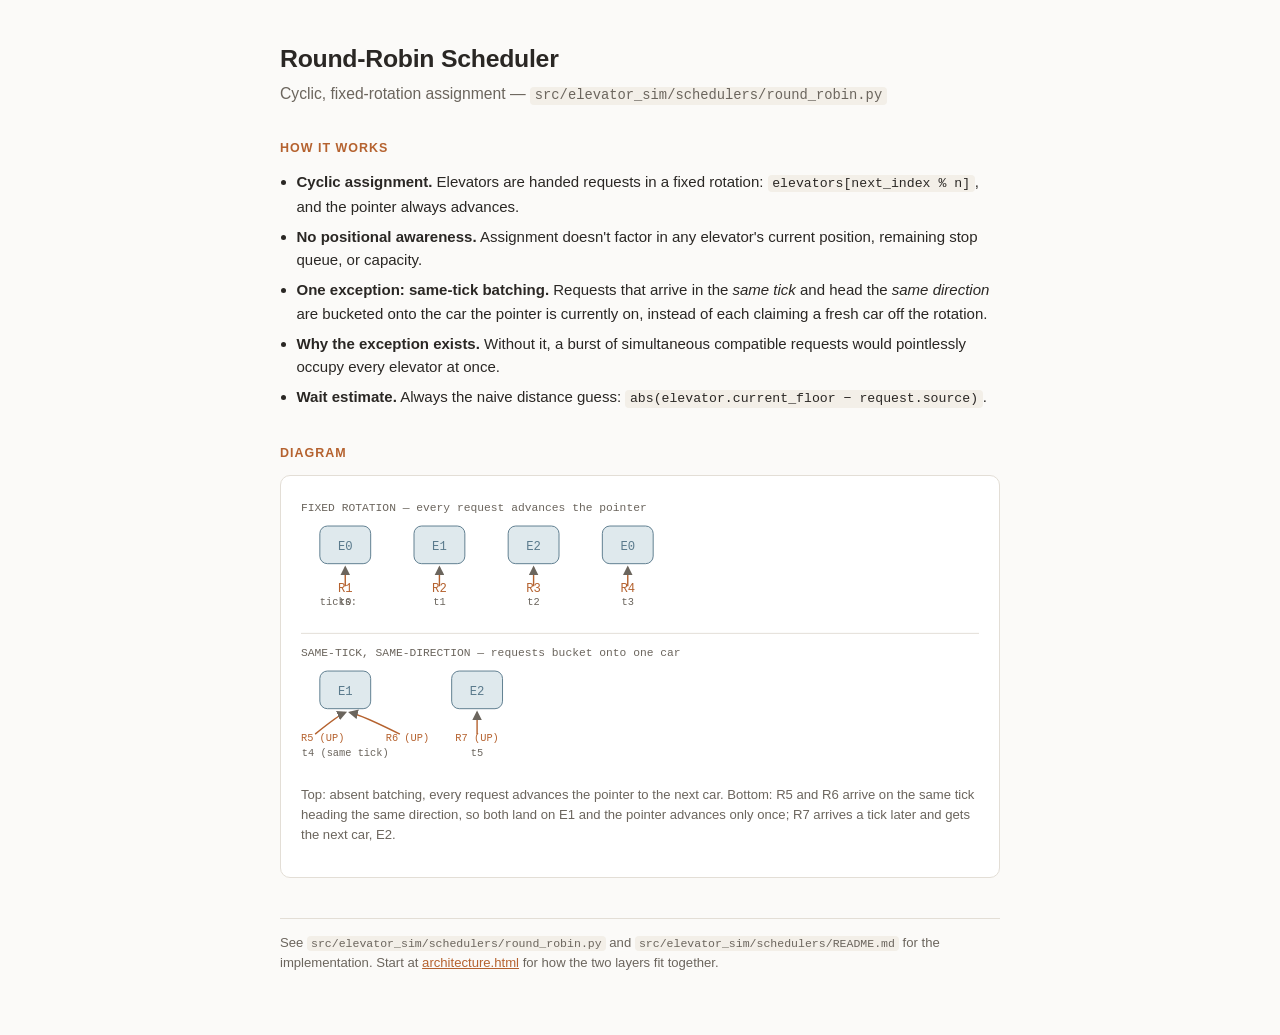
<file: docs/round_robin.html>
<!doctype html>
<html lang="en">
<head>
<meta charset="utf-8" />
<meta name="viewport" content="width=device-width, initial-scale=1" />
<title>Round-Robin Scheduler</title>
<style>
  :root {
    --bg: #fbfaf8;
    --panel: #ffffff;
    --border: #e3ded6;
    --text: #2a2724;
    --muted: #6b655d;
    --accent: #b5622f;
    --accent-soft: #f1e2d6;
    --car: #5a7a8c;
    --car-soft: #dfe9ed;
    --mono-bg: #f3efe8;
    color-scheme: light dark;
  }
  @media (prefers-color-scheme: dark) {
    :root {
      --bg: #1c1a18;
      --panel: #26221f;
      --border: #3a3530;
      --text: #ece7e0;
      --muted: #a89f93;
      --accent: #e08a52;
      --accent-soft: #3a2c22;
      --car: #8fb4c7;
      --car-soft: #26343b;
      --mono-bg: #2c2825;
    }
  }
  * { box-sizing: border-box; }
  body {
    margin: 0;
    background: var(--bg);
    color: var(--text);
    font: 15px/1.55 -apple-system, BlinkMacSystemFont, "Segoe UI", Roboto, sans-serif;
  }
  main {
    max-width: 760px;
    margin: 0 auto;
    padding: 40px 20px 64px;
  }
  h1 {
    font-size: 1.55rem;
    margin: 0 0 4px;
    letter-spacing: -0.01em;
  }
  .tagline {
    color: var(--muted);
    margin: 0 0 32px;
    font-size: 0.98rem;
  }
  h2 {
    font-size: 0.78rem;
    text-transform: uppercase;
    letter-spacing: 0.08em;
    color: var(--accent);
    margin: 0 0 12px;
  }
  section { margin-bottom: 34px; }
  ul { margin: 0; padding-left: 1.1em; }
  li { margin-bottom: 7px; }
  li:last-child { margin-bottom: 0; }
  code {
    background: var(--mono-bg);
    border-radius: 4px;
    padding: 0.1em 0.35em;
    font-size: 0.88em;
    font-family: ui-monospace, SFMono-Regular, Menlo, Consolas, monospace;
  }
  .panel {
    background: var(--panel);
    border: 1px solid var(--border);
    border-radius: 10px;
    padding: 18px 20px;
  }
  .callout {
    background: var(--accent-soft);
    border-radius: 10px;
    padding: 14px 18px;
    font-size: 0.94rem;
  }
  .callout code { background: rgba(0,0,0,0.08); }
  @media (prefers-color-scheme: dark) { .callout code { background: rgba(255,255,255,0.1); } }
  svg { width: 100%; height: auto; display: block; }
  .diagram-caption {
    color: var(--muted);
    font-size: 0.82rem;
    margin-top: 8px;
  }
  a { color: var(--accent); }
  footer {
    margin-top: 40px;
    color: var(--muted);
    font-size: 0.82rem;
    border-top: 1px solid var(--border);
    padding-top: 14px;
  }
</style>
</head>
<body>
<main>
  <h1>Round-Robin Scheduler</h1>
  <p class="tagline">Cyclic, fixed-rotation assignment &mdash; <code>src/elevator_sim/schedulers/round_robin.py</code></p>

  <section>
    <h2>How it works</h2>
    <ul>
      <li><strong>Cyclic assignment.</strong> Elevators are handed requests in a fixed rotation: <code>elevators[next_index % n]</code>, and the pointer always advances.</li>
      <li><strong>No positional awareness.</strong> Assignment doesn't factor in any elevator's current position, remaining stop queue, or capacity.</li>
      <li><strong>One exception: same-tick batching.</strong> Requests that arrive in the <em>same tick</em> and head the <em>same direction</em> are bucketed onto the car the pointer is currently on, instead of each claiming a fresh car off the rotation.</li>
      <li><strong>Why the exception exists.</strong> Without it, a burst of simultaneous compatible requests would pointlessly occupy every elevator at once.</li>
      <li><strong>Wait estimate.</strong> Always the naive distance guess: <code>abs(elevator.current_floor &minus; request.source)</code>.</li>
    </ul>
  </section>

  <section>
    <h2>Diagram</h2>
    <div class="panel">
      <svg viewBox="0 0 720 300" xmlns="http://www.w3.org/2000/svg" role="img" aria-label="Round robin rotation and batching diagram">
        <defs>
          <marker id="arrow" viewBox="0 0 10 10" refX="8" refY="5" markerWidth="7" markerHeight="7" orient="auto-start-reverse">
            <path d="M0,0 L10,5 L0,10 z" fill="var(--muted)"></path>
          </marker>
        </defs>

        <!-- Row 1: fixed rotation -->
        <text x="0" y="18" font-size="12" fill="var(--muted)" font-family="ui-monospace, Menlo, Consolas, monospace">FIXED ROTATION &mdash; every request advances the pointer</text>

        <g font-family="ui-monospace, Menlo, Consolas, monospace" font-size="13">
          <!-- elevator boxes E0 E1 E2 repeated to show cycling -->
          <g id="row1cars">
            <rect x="20"  y="34" width="54" height="40" rx="8" fill="var(--car-soft)" stroke="var(--car)"></rect>
            <text x="47" y="59" text-anchor="middle" fill="var(--car)">E0</text>
            <rect x="120" y="34" width="54" height="40" rx="8" fill="var(--car-soft)" stroke="var(--car)"></rect>
            <text x="147" y="59" text-anchor="middle" fill="var(--car)">E1</text>
            <rect x="220" y="34" width="54" height="40" rx="8" fill="var(--car-soft)" stroke="var(--car)"></rect>
            <text x="247" y="59" text-anchor="middle" fill="var(--car)">E2</text>
            <rect x="320" y="34" width="54" height="40" rx="8" fill="var(--car-soft)" stroke="var(--car)"></rect>
            <text x="347" y="59" text-anchor="middle" fill="var(--car)">E0</text>
          </g>

          <!-- requests 1..4 arriving on different ticks, each to the next car -->
          <text x="47"  y="104" text-anchor="middle" fill="var(--accent)">R1</text>
          <text x="147" y="104" text-anchor="middle" fill="var(--accent)">R2</text>
          <text x="247" y="104" text-anchor="middle" fill="var(--accent)">R3</text>
          <text x="347" y="104" text-anchor="middle" fill="var(--accent)">R4</text>
          <path d="M47,98 L47,78"   stroke="var(--accent)" stroke-width="1.5" marker-end="url(#arrow)" fill="none"></path>
          <path d="M147,98 L147,78" stroke="var(--accent)" stroke-width="1.5" marker-end="url(#arrow)" fill="none"></path>
          <path d="M247,98 L247,78" stroke="var(--accent)" stroke-width="1.5" marker-end="url(#arrow)" fill="none"></path>
          <path d="M347,98 L347,78" stroke="var(--accent)" stroke-width="1.5" marker-end="url(#arrow)" fill="none"></path>
          <text x="20" y="118" font-size="11" fill="var(--muted)">ticks:</text>
          <text x="47" y="118" text-anchor="middle" font-size="11" fill="var(--muted)">t0</text>
          <text x="147" y="118" text-anchor="middle" font-size="11" fill="var(--muted)">t1</text>
          <text x="247" y="118" text-anchor="middle" font-size="11" fill="var(--muted)">t2</text>
          <text x="347" y="118" text-anchor="middle" font-size="11" fill="var(--muted)">t3</text>
        </g>

        <line x1="0" y1="148" x2="720" y2="148" stroke="var(--border)"></line>

        <!-- Row 2: batching exception -->
        <text x="0" y="172" font-size="12" fill="var(--muted)" font-family="ui-monospace, Menlo, Consolas, monospace">SAME-TICK, SAME-DIRECTION &mdash; requests bucket onto one car</text>

        <g font-family="ui-monospace, Menlo, Consolas, monospace" font-size="13">
          <rect x="20"  y="188" width="54" height="40" rx="8" fill="var(--car-soft)" stroke="var(--car)"></rect>
          <text x="47" y="213" text-anchor="middle" fill="var(--car)">E1</text>
          <rect x="160" y="188" width="54" height="40" rx="8" fill="var(--car-soft)" stroke="var(--car)"></rect>
          <text x="187" y="213" text-anchor="middle" fill="var(--car)">E2</text>

          <!-- two same-tick UP requests converging on E1 -->
          <text x="0"   y="262" font-size="11" fill="var(--accent)">R5 (UP)</text>
          <text x="90"  y="262" font-size="11" fill="var(--accent)">R6 (UP)</text>
          <path d="M15,255 Q40,235 47,232" stroke="var(--accent)" stroke-width="1.5" marker-end="url(#arrow)" fill="none"></path>
          <path d="M105,255 Q65,235 52,232" stroke="var(--accent)" stroke-width="1.5" marker-end="url(#arrow)" fill="none"></path>
          <text x="47" y="278" text-anchor="middle" font-size="11" fill="var(--muted)">t4 (same tick)</text>

          <!-- next tick request advances pointer to E2 -->
          <text x="187" y="262" text-anchor="middle" font-size="11" fill="var(--accent)">R7 (UP)</text>
          <path d="M187,255 L187,232" stroke="var(--accent)" stroke-width="1.5" marker-end="url(#arrow)" fill="none"></path>
          <text x="187" y="278" text-anchor="middle" font-size="11" fill="var(--muted)">t5</text>
        </g>
      </svg>
      <p class="diagram-caption">Top: absent batching, every request advances the pointer to the next car. Bottom: R5 and R6 arrive on the same tick heading the same direction, so both land on E1 and the pointer advances only once; R7 arrives a tick later and gets the next car, E2.</p>
    </div>
  </section>

  <footer>See <code>src/elevator_sim/schedulers/round_robin.py</code> and <code>src/elevator_sim/schedulers/README.md</code> for the implementation. Start at <a href="architecture.html">architecture.html</a> for how the two layers fit together.</footer>
</main>
</body>
</html>
</file>
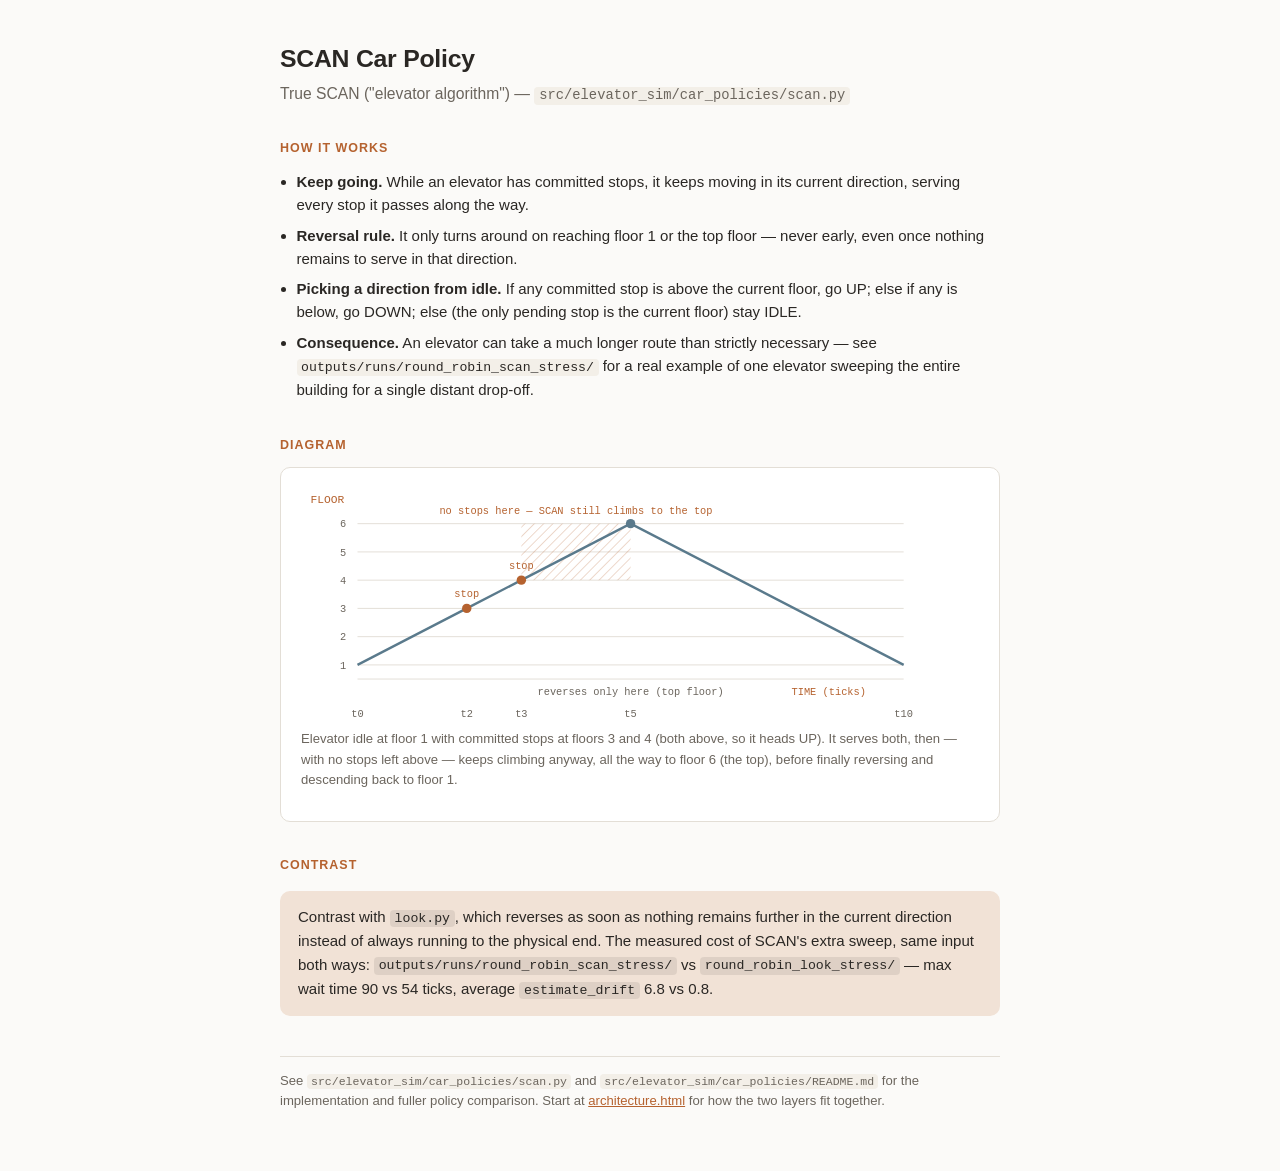
<file: docs/scan.html>
<!doctype html>
<html lang="en">
<head>
<meta charset="utf-8" />
<meta name="viewport" content="width=device-width, initial-scale=1" />
<title>SCAN Car Policy</title>
<style>
  :root {
    --bg: #fbfaf8;
    --panel: #ffffff;
    --border: #e3ded6;
    --text: #2a2724;
    --muted: #6b655d;
    --accent: #b5622f;
    --accent-soft: #f1e2d6;
    --car: #5a7a8c;
    --car-soft: #dfe9ed;
    --mono-bg: #f3efe8;
    color-scheme: light dark;
  }
  @media (prefers-color-scheme: dark) {
    :root {
      --bg: #1c1a18;
      --panel: #26221f;
      --border: #3a3530;
      --text: #ece7e0;
      --muted: #a89f93;
      --accent: #e08a52;
      --accent-soft: #3a2c22;
      --car: #8fb4c7;
      --car-soft: #26343b;
      --mono-bg: #2c2825;
    }
  }
  * { box-sizing: border-box; }
  body {
    margin: 0;
    background: var(--bg);
    color: var(--text);
    font: 15px/1.55 -apple-system, BlinkMacSystemFont, "Segoe UI", Roboto, sans-serif;
  }
  main {
    max-width: 760px;
    margin: 0 auto;
    padding: 40px 20px 64px;
  }
  h1 {
    font-size: 1.55rem;
    margin: 0 0 4px;
    letter-spacing: -0.01em;
  }
  .tagline {
    color: var(--muted);
    margin: 0 0 32px;
    font-size: 0.98rem;
  }
  h2 {
    font-size: 0.78rem;
    text-transform: uppercase;
    letter-spacing: 0.08em;
    color: var(--accent);
    margin: 0 0 12px;
  }
  section { margin-bottom: 34px; }
  ul { margin: 0; padding-left: 1.1em; }
  li { margin-bottom: 7px; }
  li:last-child { margin-bottom: 0; }
  code {
    background: var(--mono-bg);
    border-radius: 4px;
    padding: 0.1em 0.35em;
    font-size: 0.88em;
    font-family: ui-monospace, SFMono-Regular, Menlo, Consolas, monospace;
  }
  .panel {
    background: var(--panel);
    border: 1px solid var(--border);
    border-radius: 10px;
    padding: 18px 20px;
  }
  .callout {
    background: var(--accent-soft);
    border-radius: 10px;
    padding: 14px 18px;
    font-size: 0.94rem;
  }
  .callout code { background: rgba(0,0,0,0.08); }
  @media (prefers-color-scheme: dark) { .callout code { background: rgba(255,255,255,0.1); } }
  svg { width: 100%; height: auto; display: block; }
  .diagram-caption {
    color: var(--muted);
    font-size: 0.82rem;
    margin-top: 8px;
  }
  a { color: var(--accent); }
  footer {
    margin-top: 40px;
    color: var(--muted);
    font-size: 0.82rem;
    border-top: 1px solid var(--border);
    padding-top: 14px;
  }
</style>
</head>
<body>
<main>
  <h1>SCAN Car Policy</h1>
  <p class="tagline">True SCAN ("elevator algorithm") &mdash; <code>src/elevator_sim/car_policies/scan.py</code></p>

  <section>
    <h2>How it works</h2>
    <ul>
      <li><strong>Keep going.</strong> While an elevator has committed stops, it keeps moving in its current direction, serving every stop it passes along the way.</li>
      <li><strong>Reversal rule.</strong> It only turns around on reaching floor 1 or the top floor &mdash; never early, even once nothing remains to serve in that direction.</li>
      <li><strong>Picking a direction from idle.</strong> If any committed stop is above the current floor, go UP; else if any is below, go DOWN; else (the only pending stop is the current floor) stay IDLE.</li>
      <li><strong>Consequence.</strong> An elevator can take a much longer route than strictly necessary &mdash; see <code>outputs/runs/round_robin_scan_stress/</code> for a real example of one elevator sweeping the entire building for a single distant drop-off.</li>
    </ul>
  </section>

  <section>
    <h2>Diagram</h2>
    <div class="panel">
      <svg viewBox="0 0 720 250" xmlns="http://www.w3.org/2000/svg" role="img" aria-label="SCAN trajectory diagram: an elevator rises, overshoots its last stop to the top floor, then reverses">
        <defs>
          <pattern id="hatch" width="7" height="7" patternTransform="rotate(45)" patternUnits="userSpaceOnUse">
            <line x1="0" y1="0" x2="0" y2="7" stroke="var(--accent)" stroke-width="1.5" opacity="0.35"></line>
          </pattern>
        </defs>

        <!-- floor gridlines + labels, floors 1-6 -->
        <g font-family="ui-monospace, Menlo, Consolas, monospace" font-size="11" fill="var(--muted)">
          <line x1="60" y1="40"  x2="640" y2="40"  stroke="var(--border)"></line>
          <text x="48" y="44" text-anchor="end">6</text>
          <line x1="60" y1="70"  x2="640" y2="70"  stroke="var(--border)"></line>
          <text x="48" y="74" text-anchor="end">5</text>
          <line x1="60" y1="100" x2="640" y2="100" stroke="var(--border)"></line>
          <text x="48" y="104" text-anchor="end">4</text>
          <line x1="60" y1="130" x2="640" y2="130" stroke="var(--border)"></line>
          <text x="48" y="134" text-anchor="end">3</text>
          <line x1="60" y1="160" x2="640" y2="160" stroke="var(--border)"></line>
          <text x="48" y="164" text-anchor="end">2</text>
          <line x1="60" y1="190" x2="640" y2="190" stroke="var(--border)"></line>
          <text x="48" y="194" text-anchor="end">1</text>
          <text x="10" y="18" fill="var(--accent)" font-size="12">FLOOR</text>
        </g>

        <!-- wasted climb: floor 4 -> 6, no committed stops there -->
        <rect x="234" y="40" width="116" height="60" fill="url(#hatch)"></rect>
        <text x="292" y="30" text-anchor="middle" font-size="11" fill="var(--accent)" font-family="ui-monospace, Menlo, Consolas, monospace">no stops here &mdash; SCAN still climbs to the top</text>

        <!-- trajectory: 1 -> 3 -> 4 -> 6 -> 1 -->
        <polyline points="60,190 176,130 234,100 350,40 640,190" fill="none" stroke="var(--car)" stroke-width="2.5"></polyline>

        <!-- committed stops -->
        <circle cx="176" cy="130" r="5" fill="var(--accent)"></circle>
        <circle cx="234" cy="100" r="5" fill="var(--accent)"></circle>
        <text x="176" y="118" text-anchor="middle" font-size="11" fill="var(--accent)" font-family="ui-monospace, Menlo, Consolas, monospace">stop</text>
        <text x="234" y="88"  text-anchor="middle" font-size="11" fill="var(--accent)" font-family="ui-monospace, Menlo, Consolas, monospace">stop</text>

        <!-- reversal point -->
        <circle cx="350" cy="40" r="5" fill="var(--car)"></circle>
        <text x="350" y="222" text-anchor="middle" font-size="11" fill="var(--muted)" font-family="ui-monospace, Menlo, Consolas, monospace">reverses only here (top floor)</text>

        <!-- time axis -->
        <g font-family="ui-monospace, Menlo, Consolas, monospace" font-size="11" fill="var(--muted)">
          <line x1="60" y1="205" x2="640" y2="205" stroke="var(--border)"></line>
          <text x="60"  y="245" text-anchor="middle">t0</text>
          <text x="176" y="245" text-anchor="middle">t2</text>
          <text x="234" y="245" text-anchor="middle">t3</text>
          <text x="350" y="245" text-anchor="middle">t5</text>
          <text x="640" y="245" text-anchor="middle">t10</text>
          <text x="600" y="222" text-anchor="end" fill="var(--accent)">TIME (ticks)</text>
        </g>
      </svg>
      <p class="diagram-caption">Elevator idle at floor 1 with committed stops at floors 3 and 4 (both above, so it heads UP). It serves both, then &mdash; with no stops left above &mdash; keeps climbing anyway, all the way to floor 6 (the top), before finally reversing and descending back to floor 1.</p>
    </div>
  </section>

  <section>
    <h2>Contrast</h2>
    <p class="callout">Contrast with <code>look.py</code>, which reverses as soon as nothing remains further in the current direction instead of always running to the physical end. The measured cost of SCAN's extra sweep, same input both ways: <code>outputs/runs/round_robin_scan_stress/</code> vs <code>round_robin_look_stress/</code> &mdash; max wait time 90 vs 54 ticks, average <code>estimate_drift</code> 6.8 vs 0.8.</p>
  </section>

  <footer>See <code>src/elevator_sim/car_policies/scan.py</code> and <code>src/elevator_sim/car_policies/README.md</code> for the implementation and fuller policy comparison. Start at <a href="architecture.html">architecture.html</a> for how the two layers fit together.</footer>
</main>
</body>
</html>
</file>
